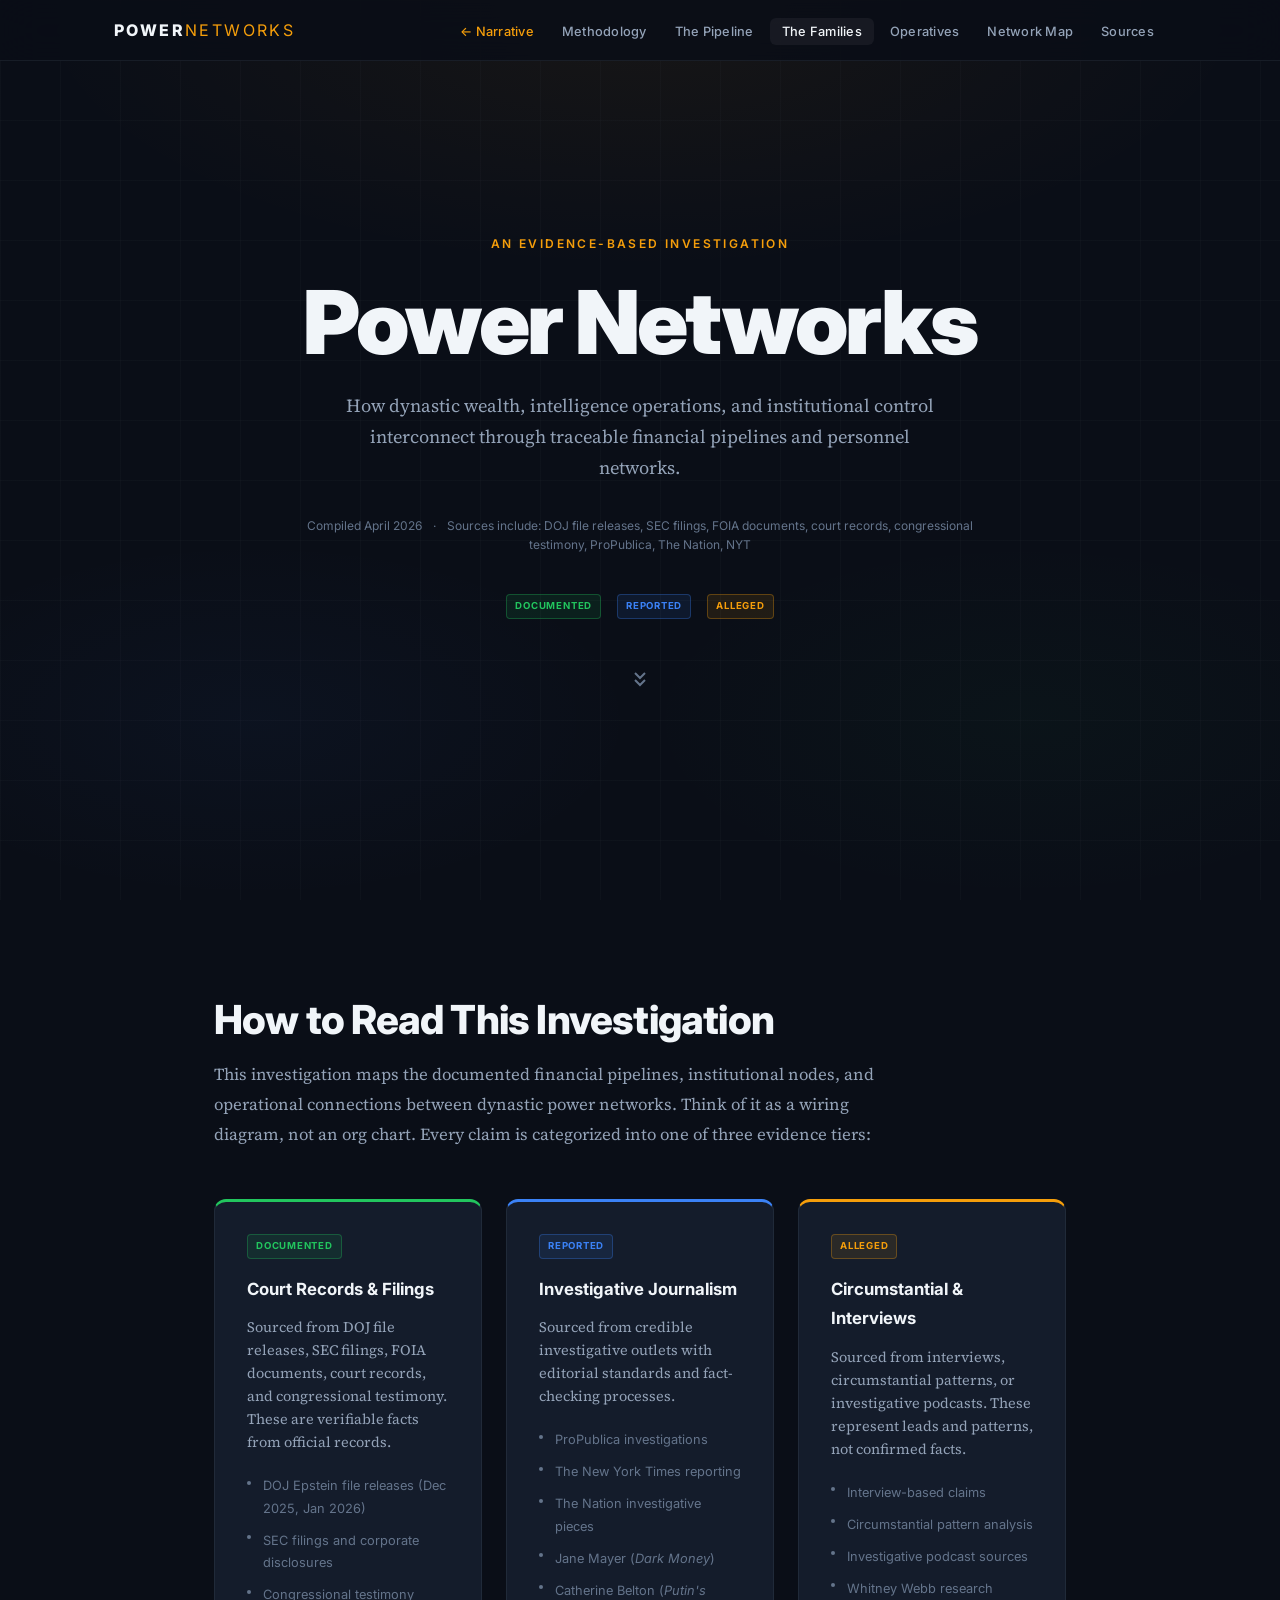
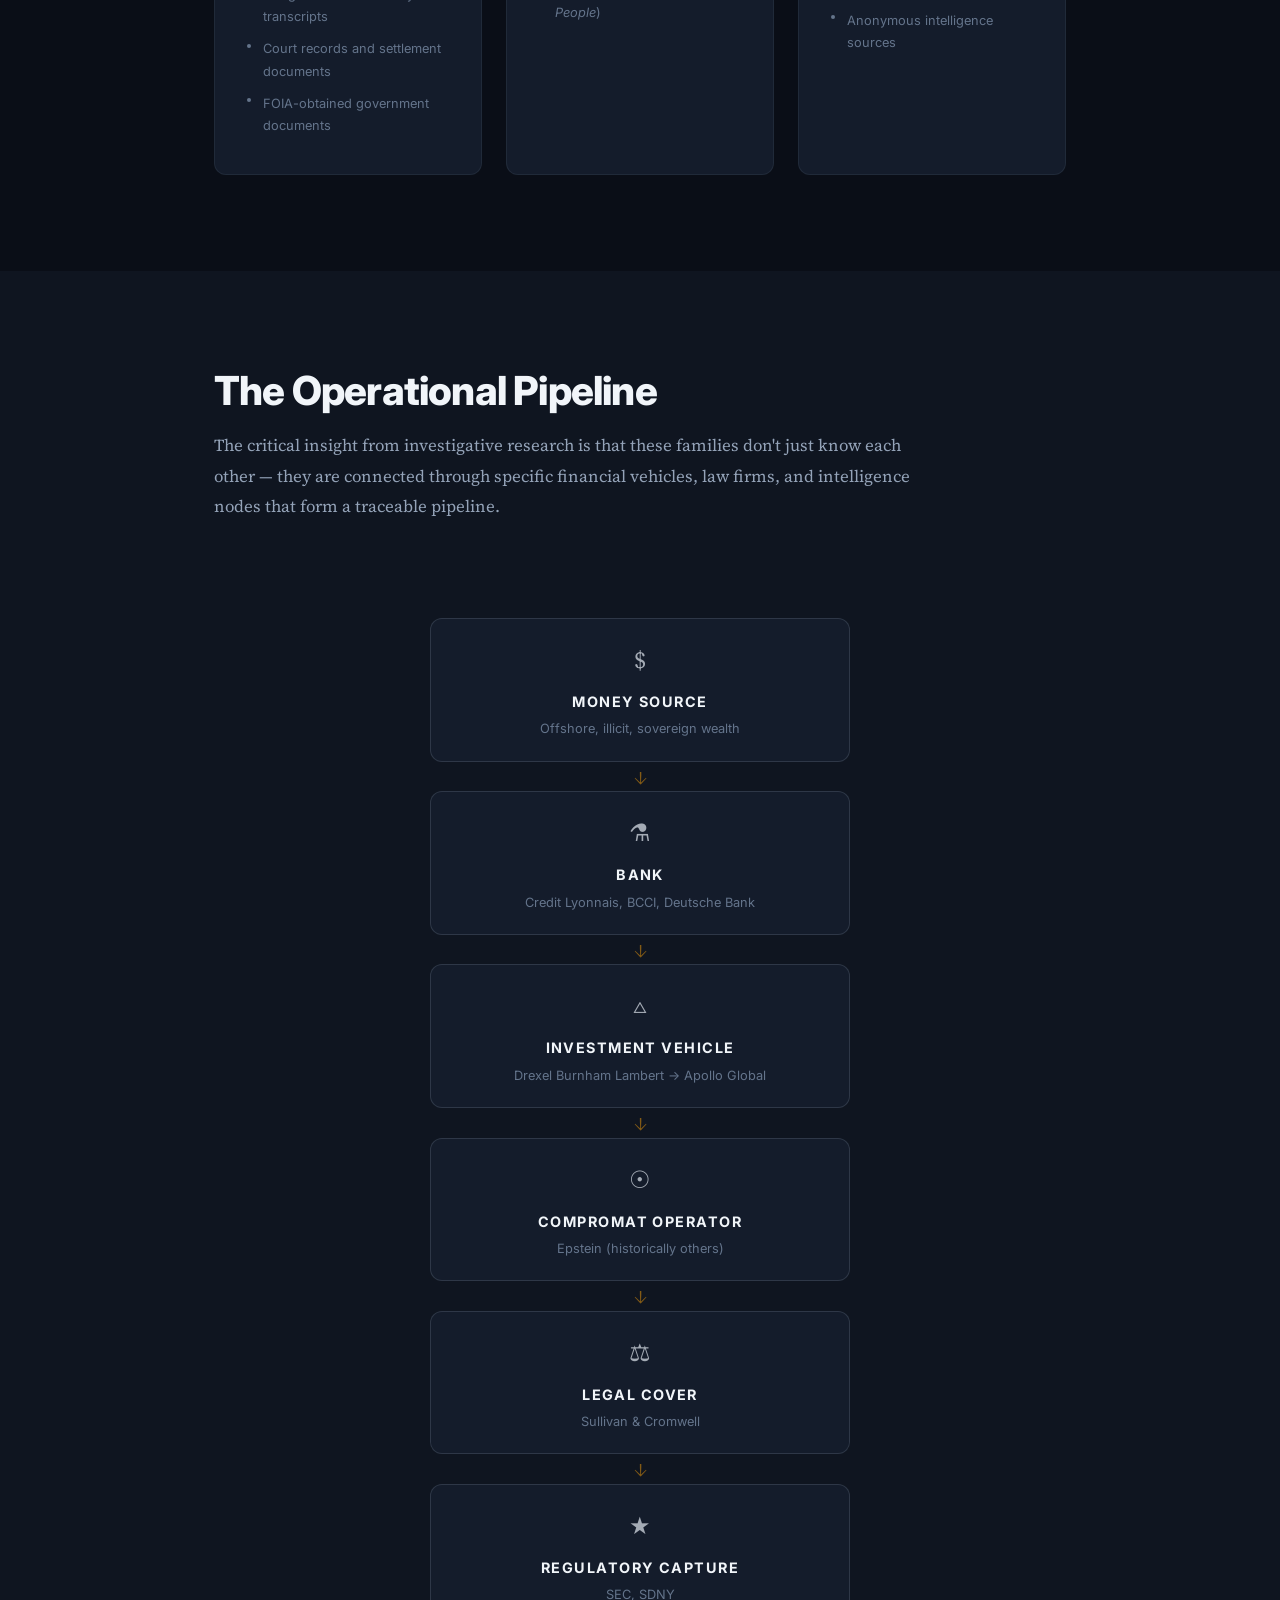
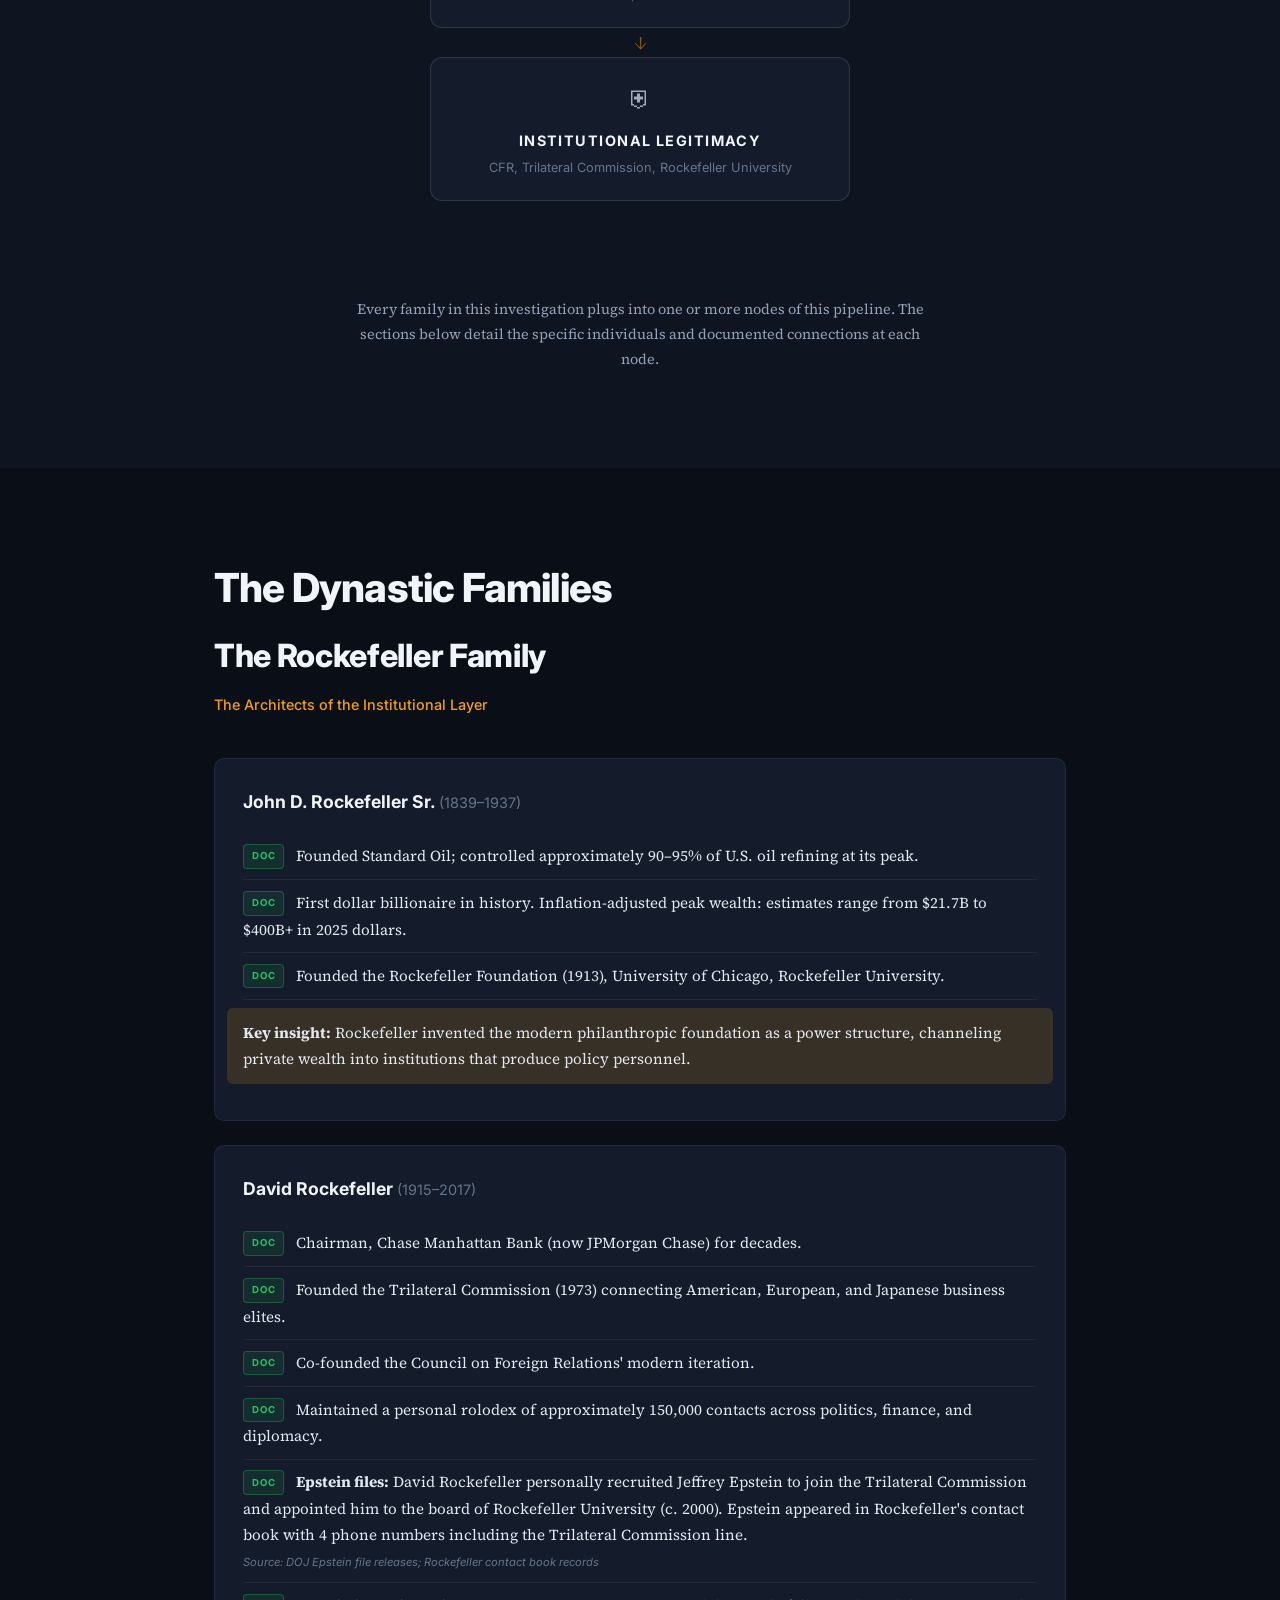
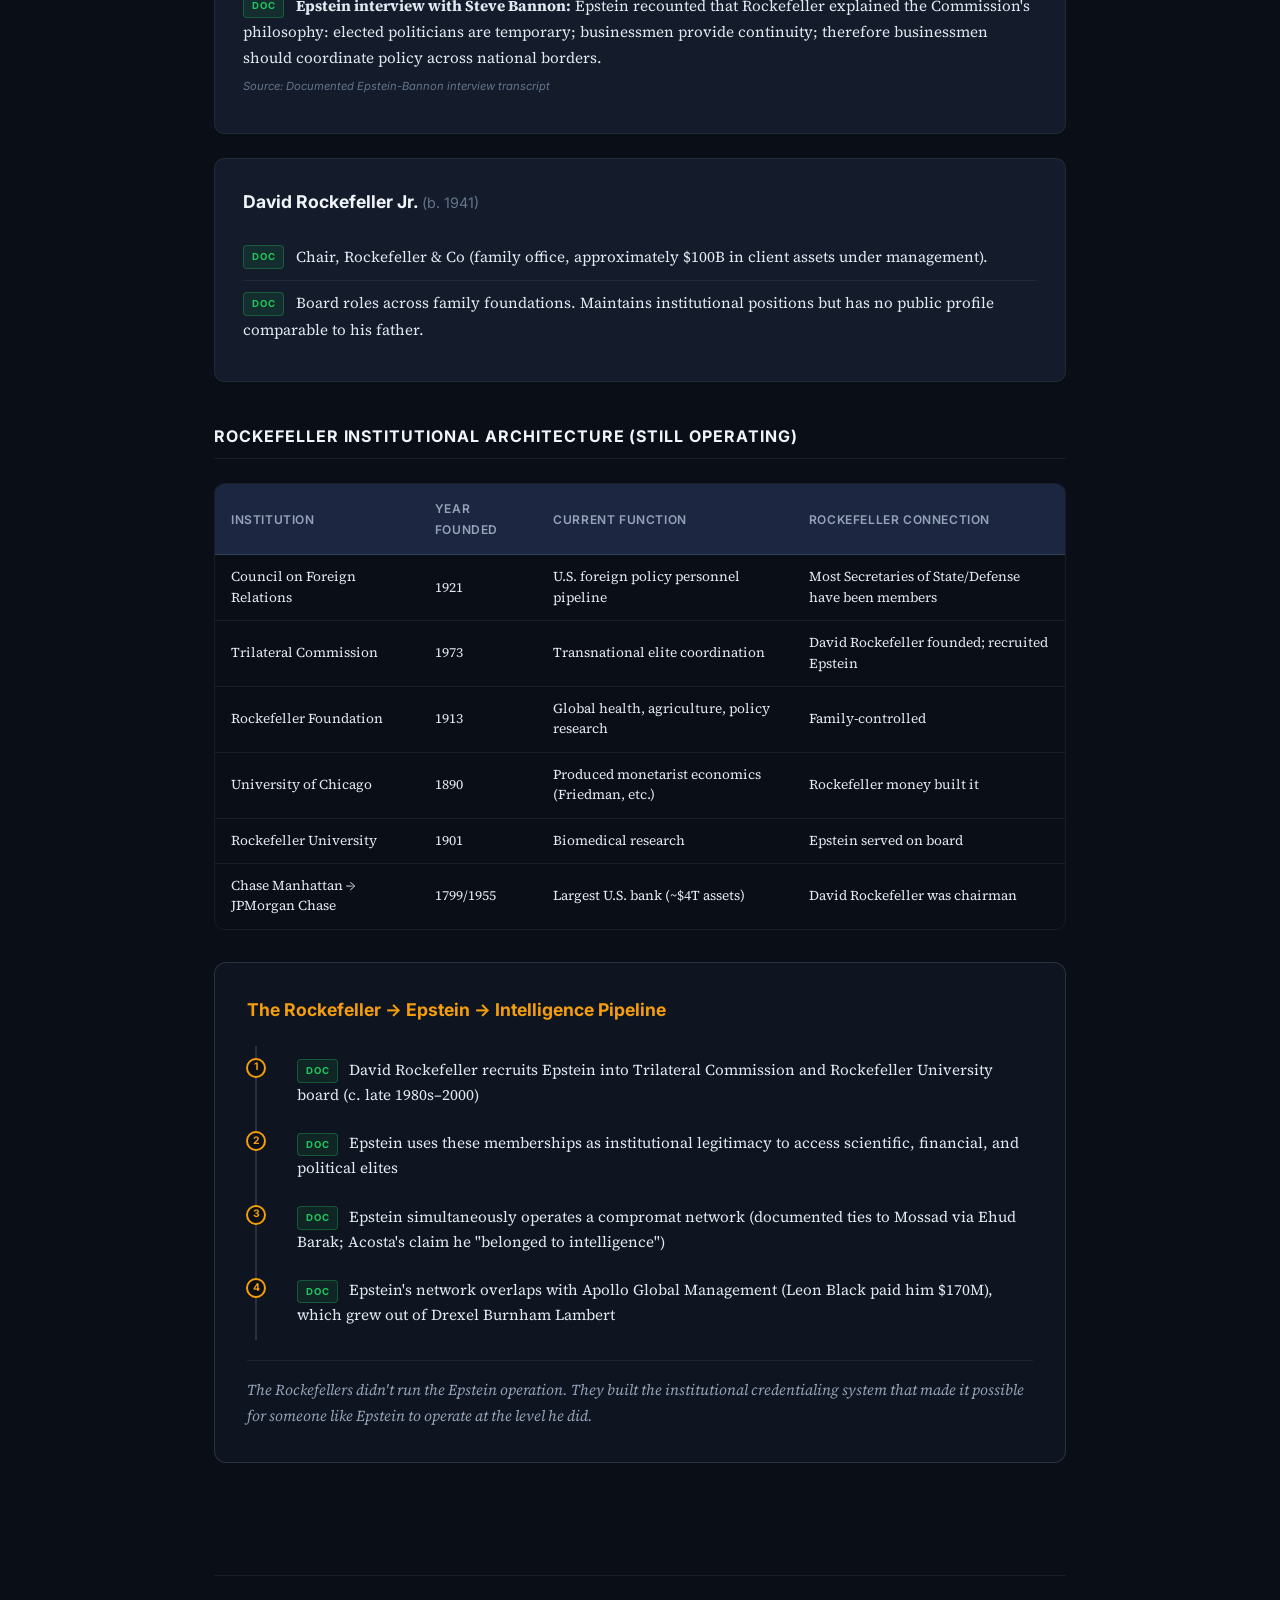
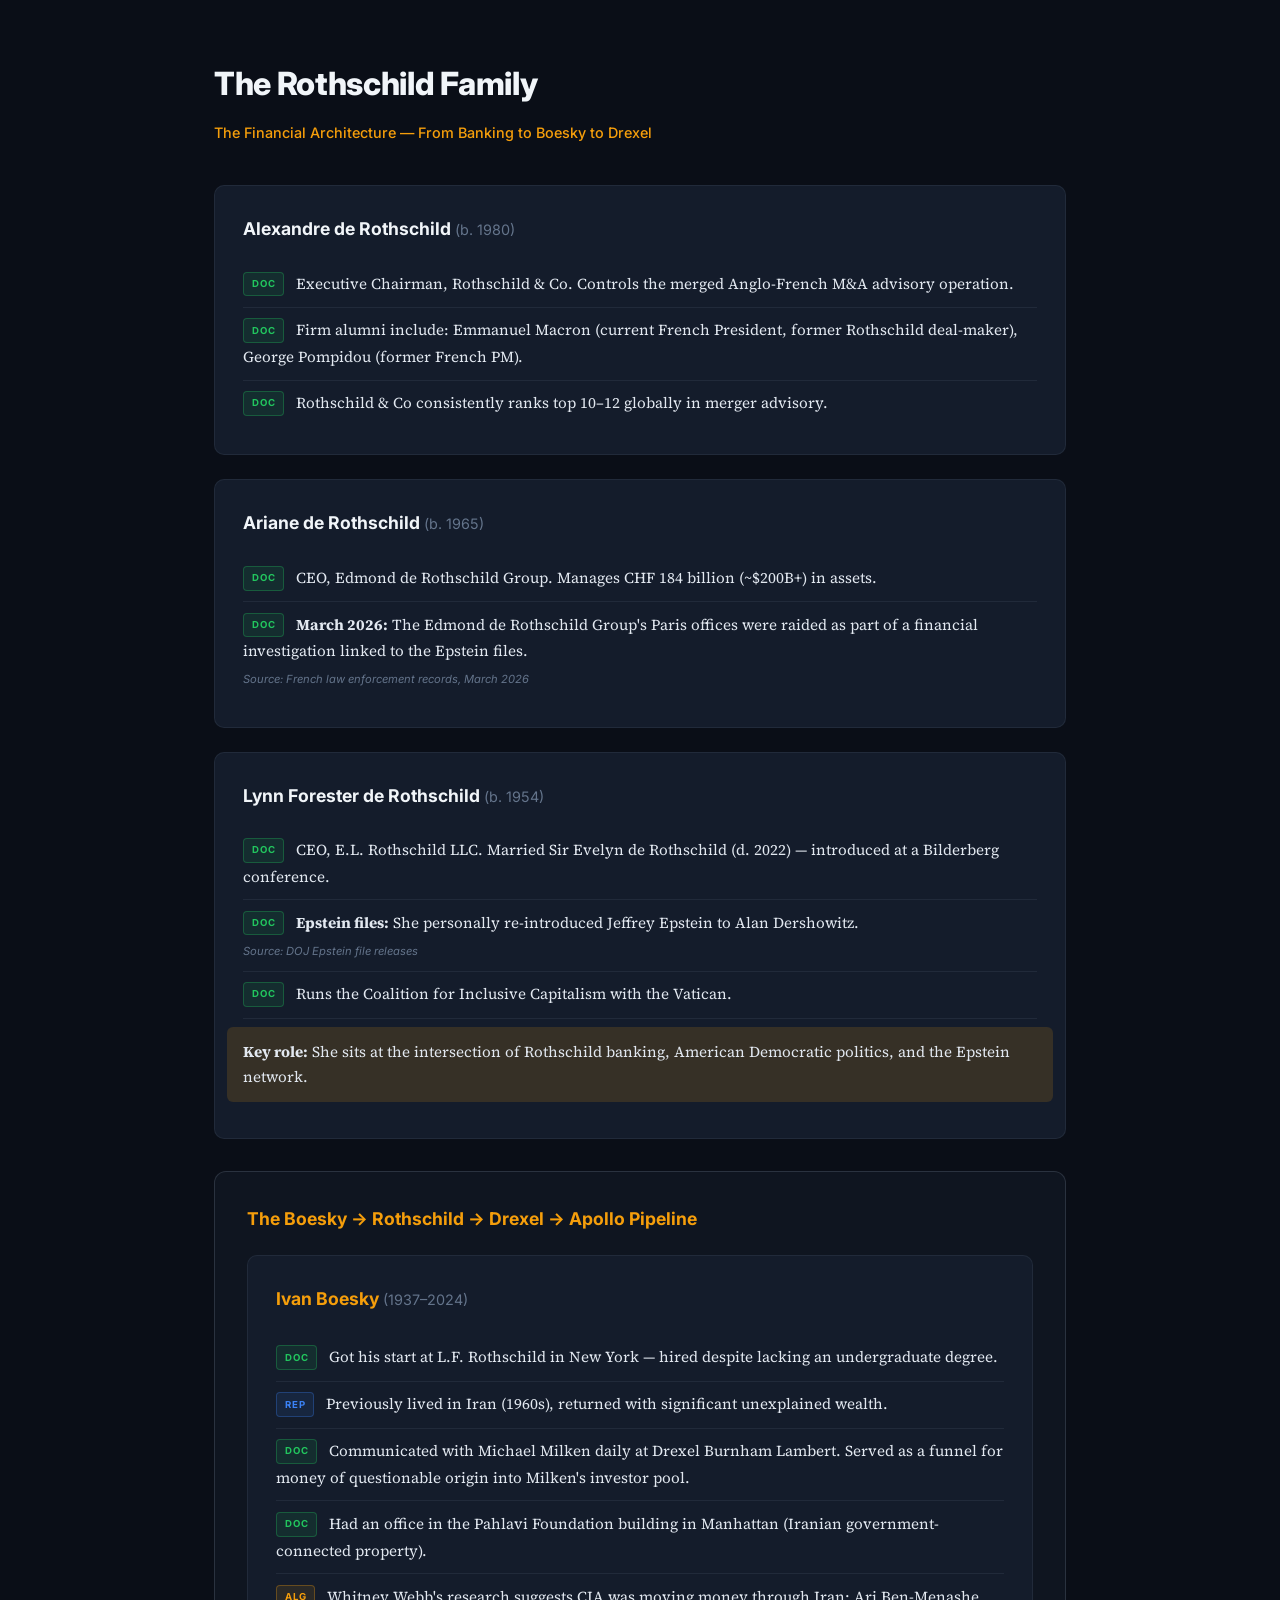
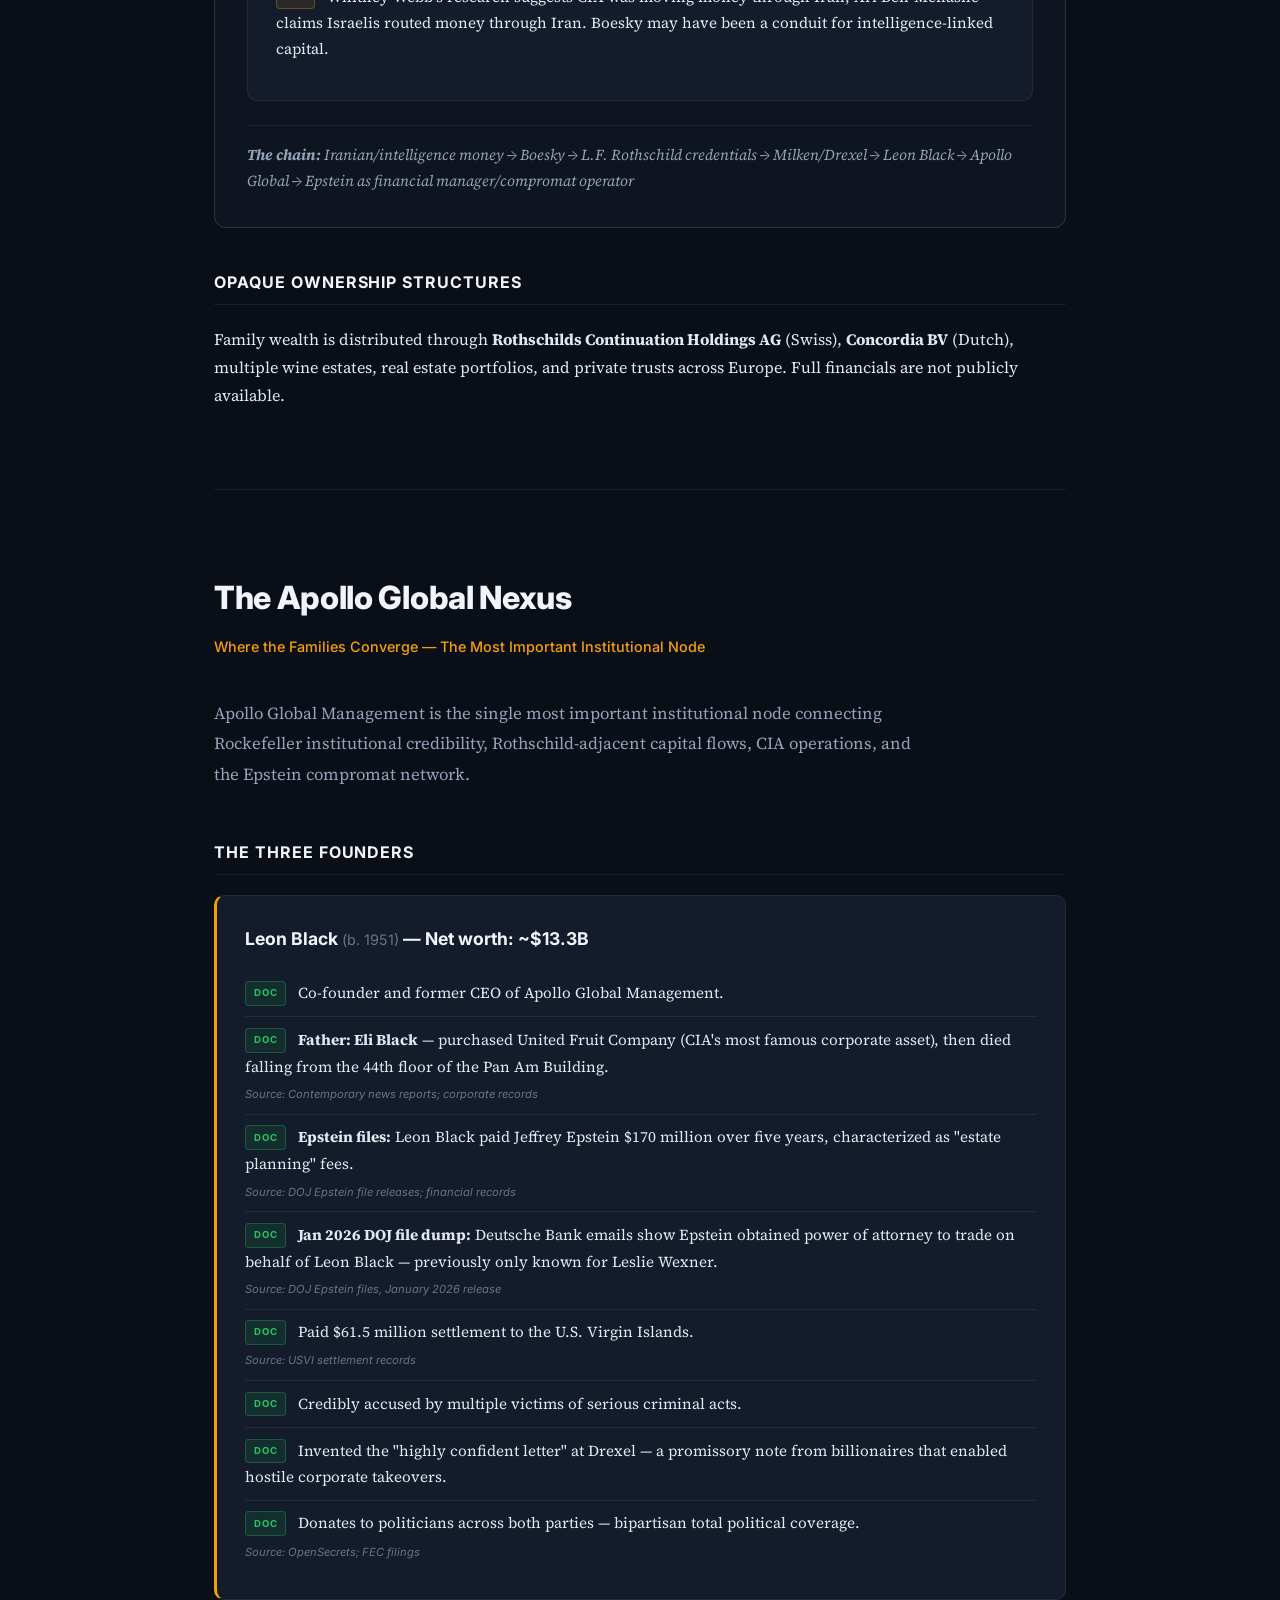
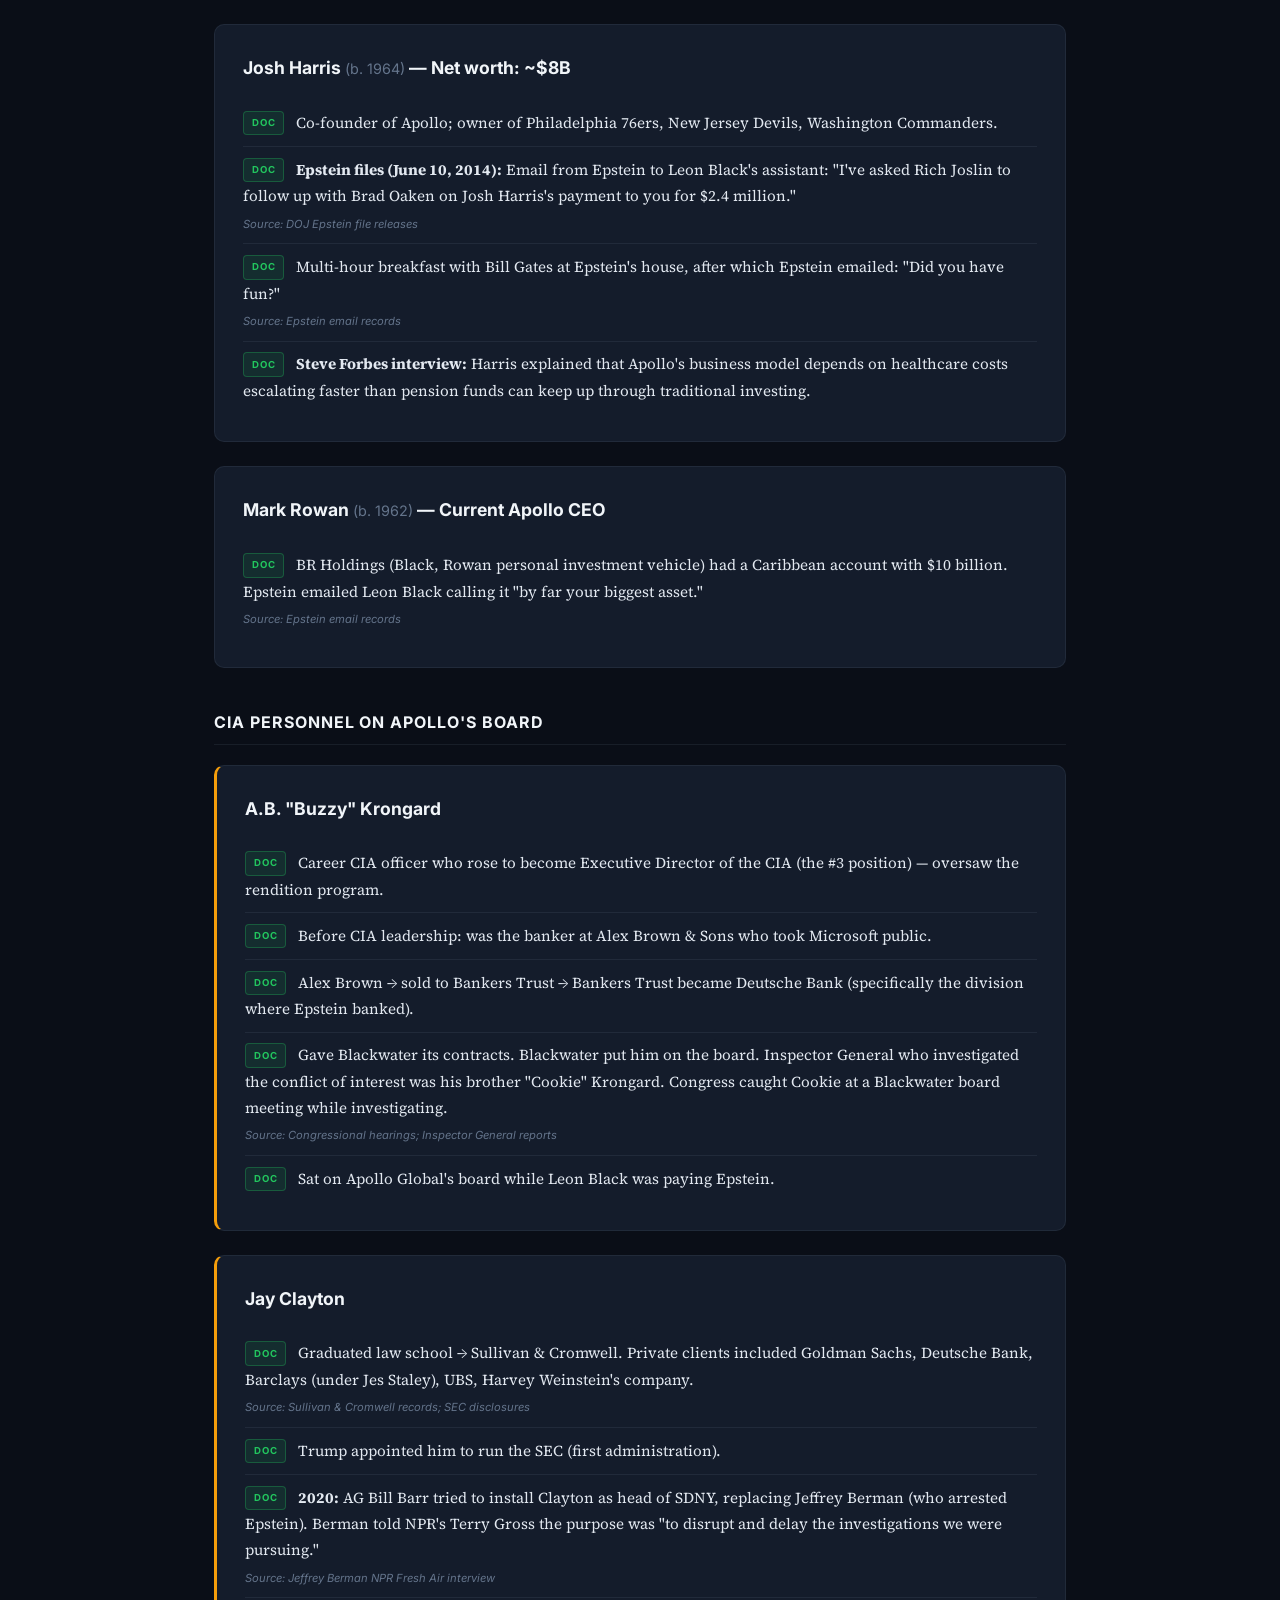
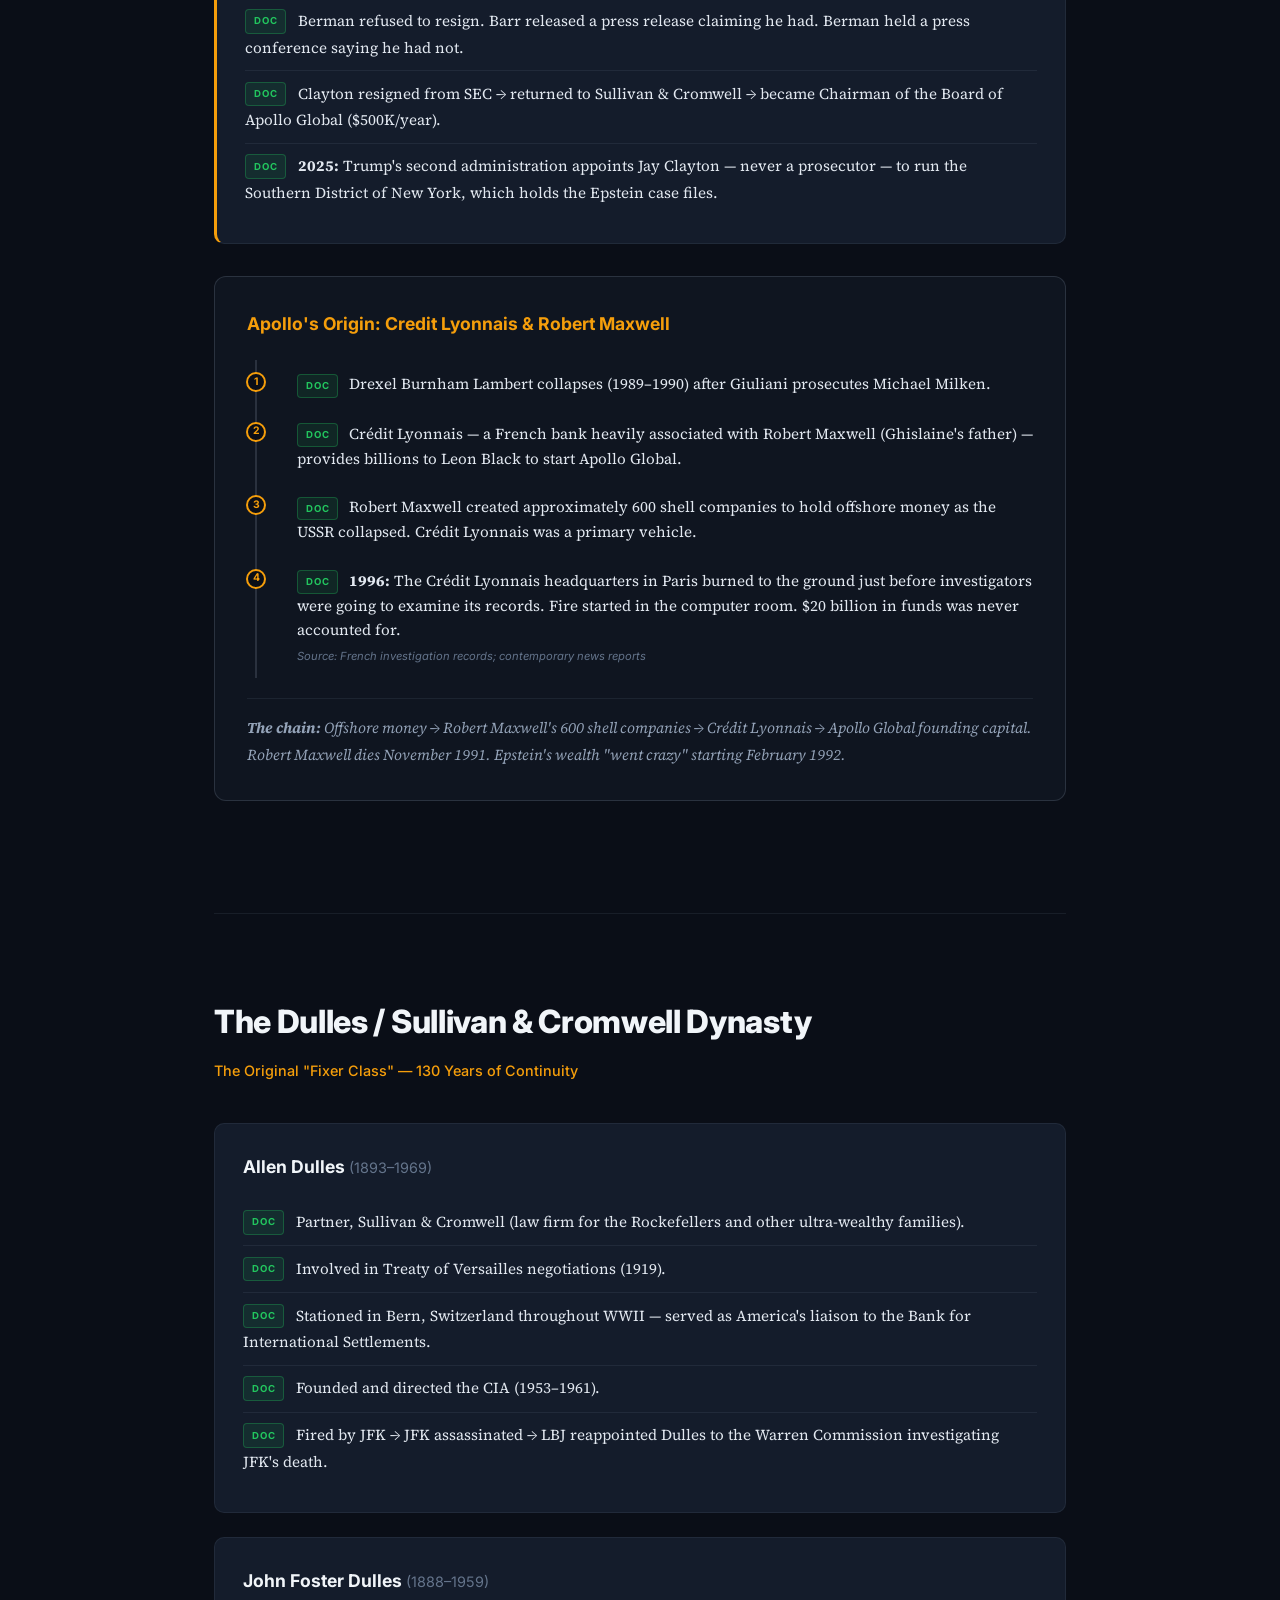
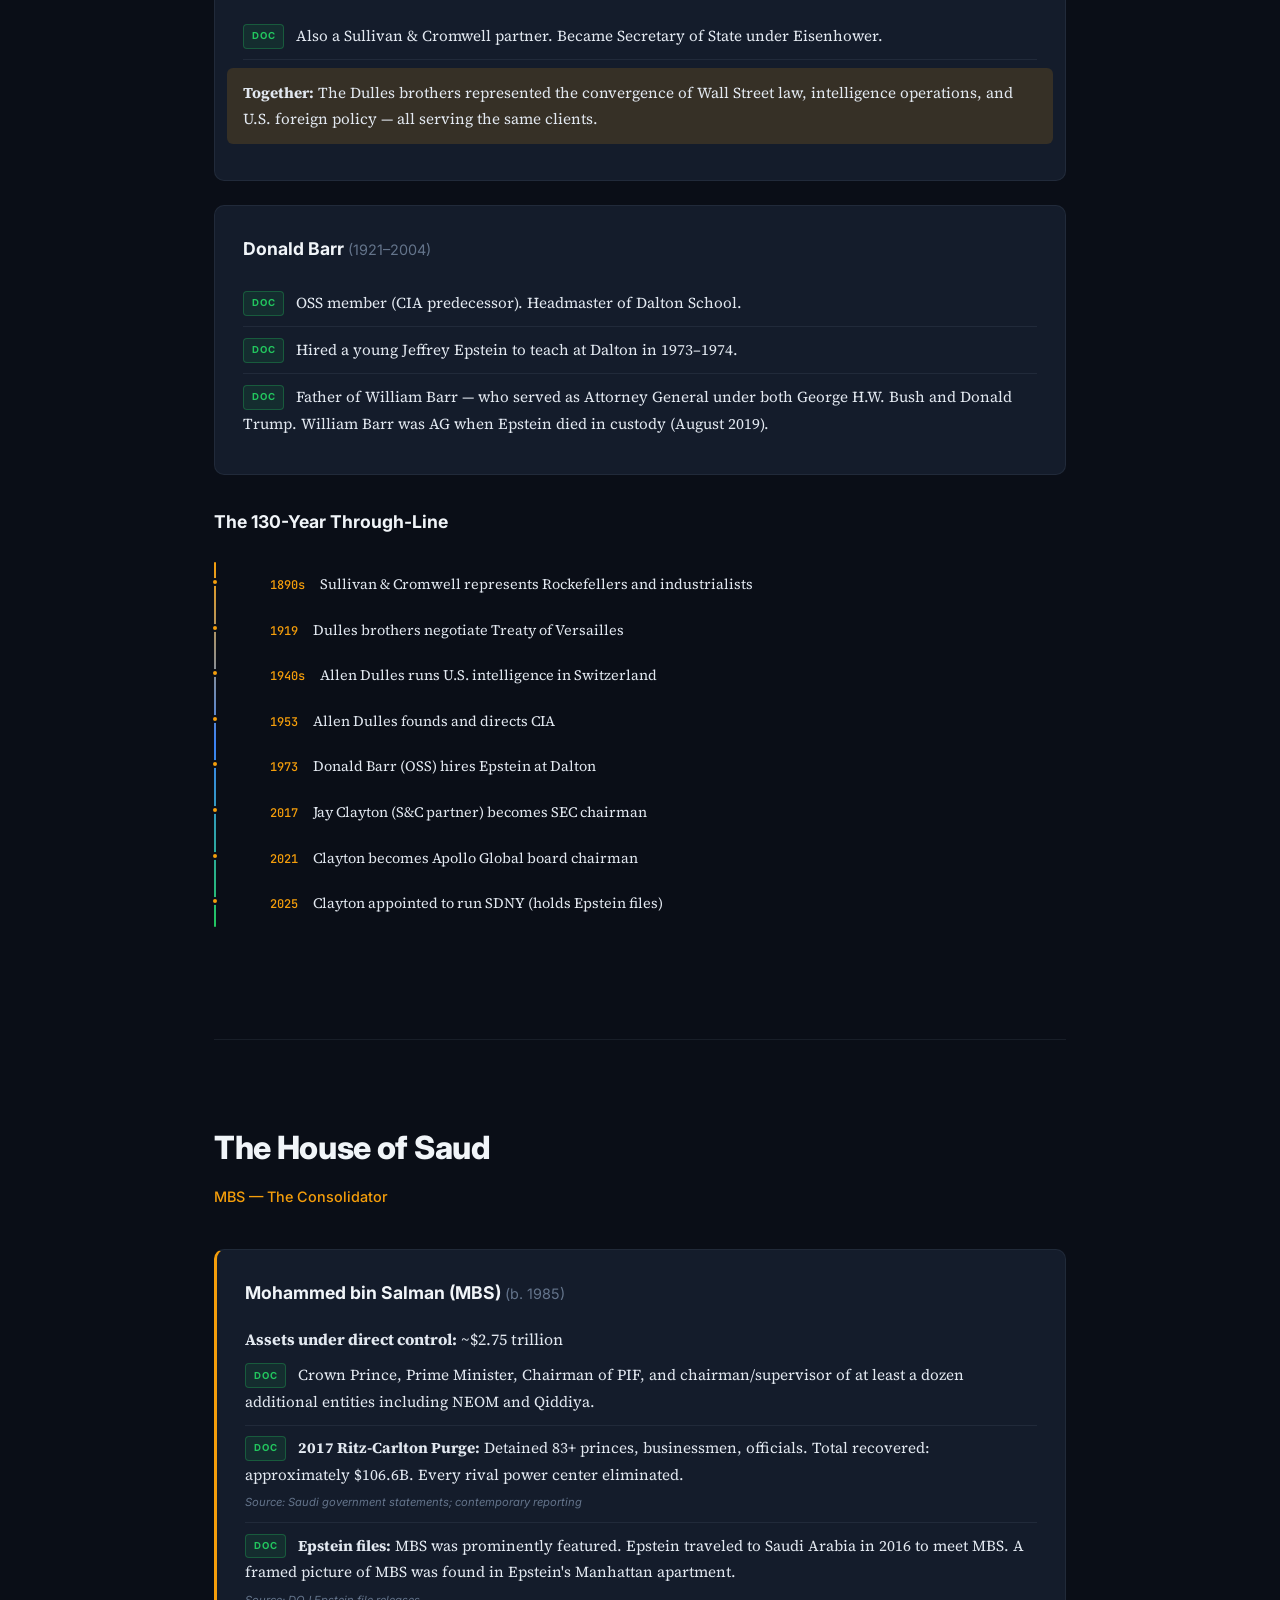
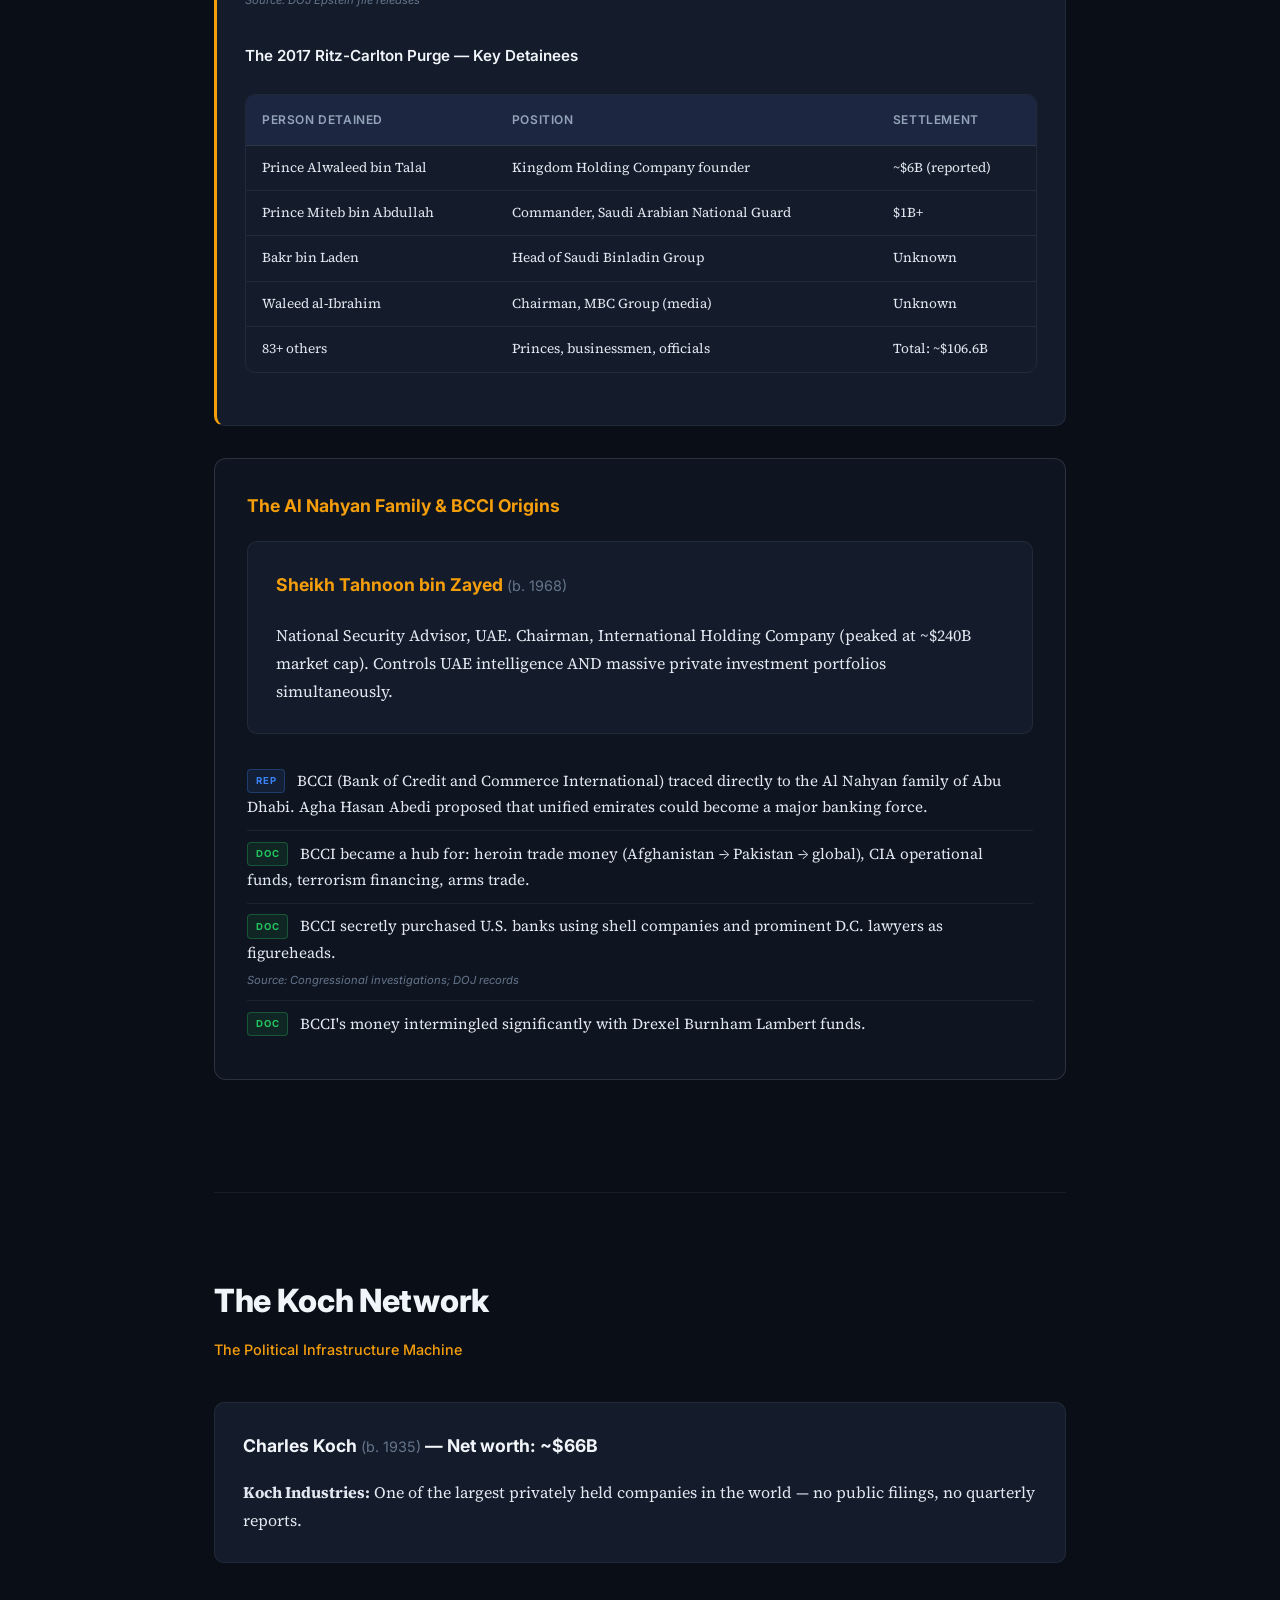
<file: dossier.html>
<!DOCTYPE html>
<html lang="en">
<head>
  <meta charset="UTF-8">
  <meta name="viewport" content="width=device-width, initial-scale=1.0">
  <title>Power Networks — An Evidence-Based Investigation into Dynastic Influence</title>
  <meta name="description" content="A documented investigation into how dynastic wealth, intelligence operations, and institutional control interconnect through traceable financial pipelines and personnel networks.">
  <meta property="og:title" content="Power Networks — An Evidence-Based Investigation">
  <meta property="og:description" content="Documented connections between dynastic families, intelligence agencies, and financial institutions. Every claim is sourced and evidence-tiered.">
  <meta property="og:type" content="article">
  <meta name="twitter:card" content="summary_large_image">
  <link rel="preconnect" href="https://fonts.googleapis.com">
  <link rel="preconnect" href="https://fonts.gstatic.com" crossorigin>
  <link href="https://fonts.googleapis.com/css2?family=Source+Serif+4:ital,opsz,wght@0,8..60,300..900;1,8..60,300..900&family=Inter:wght@300;400;500;600;700;800;900&family=JetBrains+Mono:wght@400;500&display=swap" rel="stylesheet">
  <link rel="stylesheet" href="styles.css">
</head>
<body>

  <!-- NAVIGATION -->
  <nav id="main-nav" aria-label="Main navigation">
    <div class="nav-inner">
      <a href="index.html" class="nav-logo">POWER<span>NETWORKS</span></a>
      <button class="nav-toggle" aria-label="Toggle navigation" aria-expanded="false">
        <span></span><span></span><span></span>
      </button>
      <ul class="nav-links">
        <li><a href="index.html" style="color:var(--accent-gold);">&larr; Narrative</a></li>
        <li><a href="#methodology">Methodology</a></li>
        <li><a href="#pipeline">The Pipeline</a></li>
        <li><a href="#families">The Families</a></li>
        <li><a href="#operatives">Operatives</a></li>
        <li><a href="#network-map">Network Map</a></li>
        <li><a href="#sources">Sources</a></li>
      </ul>
    </div>
  </nav>

  <!-- HERO -->
  <header id="hero">
    <div class="hero-inner">
      <p class="hero-kicker">An Evidence-Based Investigation</p>
      <h1>Power Networks</h1>
      <p class="hero-subtitle">How dynastic wealth, intelligence operations, and institutional control interconnect through traceable financial pipelines and personnel networks.</p>
      <div class="hero-meta">
        <span class="hero-date">Compiled April 2026</span>
        <span class="hero-separator">&middot;</span>
        <span>Sources include: DOJ file releases, SEC filings, FOIA documents, court records, congressional testimony, ProPublica, The Nation, NYT</span>
      </div>
      <div class="evidence-key-hero">
        <div class="evidence-badge documented">DOCUMENTED</div>
        <div class="evidence-badge reported">REPORTED</div>
        <div class="evidence-badge alleged">ALLEGED</div>
      </div>
      <a href="#methodology" class="scroll-cta" aria-label="Scroll to content">
        <svg width="24" height="24" viewBox="0 0 24 24" fill="none" stroke="currentColor" stroke-width="2"><path d="M7 13l5 5 5-5M7 6l5 5 5-5"/></svg>
      </a>
    </div>
  </header>

  <main>

    <!-- METHODOLOGY -->
    <section id="methodology" class="section">
      <div class="container">
        <h2 class="section-title">How to Read This Investigation</h2>
        <p class="section-intro">This investigation maps the documented financial pipelines, institutional nodes, and operational connections between dynastic power networks. Think of it as a wiring diagram, not an org chart. Every claim is categorized into one of three evidence tiers:</p>

        <div class="evidence-grid">
          <div class="evidence-card documented-card">
            <div class="evidence-badge documented">DOCUMENTED</div>
            <h3>Court Records &amp; Filings</h3>
            <p>Sourced from DOJ file releases, SEC filings, FOIA documents, court records, and congressional testimony. These are verifiable facts from official records.</p>
            <ul>
              <li>DOJ Epstein file releases (Dec 2025, Jan 2026)</li>
              <li>SEC filings and corporate disclosures</li>
              <li>Congressional testimony transcripts</li>
              <li>Court records and settlement documents</li>
              <li>FOIA-obtained government documents</li>
            </ul>
          </div>
          <div class="evidence-card reported-card">
            <div class="evidence-badge reported">REPORTED</div>
            <h3>Investigative Journalism</h3>
            <p>Sourced from credible investigative outlets with editorial standards and fact-checking processes.</p>
            <ul>
              <li>ProPublica investigations</li>
              <li>The New York Times reporting</li>
              <li>The Nation investigative pieces</li>
              <li>Jane Mayer (<em>Dark Money</em>)</li>
              <li>Catherine Belton (<em>Putin's People</em>)</li>
            </ul>
          </div>
          <div class="evidence-card alleged-card">
            <div class="evidence-badge alleged">ALLEGED</div>
            <h3>Circumstantial &amp; Interviews</h3>
            <p>Sourced from interviews, circumstantial patterns, or investigative podcasts. These represent leads and patterns, not confirmed facts.</p>
            <ul>
              <li>Interview-based claims</li>
              <li>Circumstantial pattern analysis</li>
              <li>Investigative podcast sources</li>
              <li>Whitney Webb research</li>
              <li>Anonymous intelligence sources</li>
            </ul>
          </div>
        </div>
      </div>
    </section>

    <!-- THE PIPELINE -->
    <section id="pipeline" class="section section-dark">
      <div class="container">
        <h2 class="section-title">The Operational Pipeline</h2>
        <p class="section-intro">The critical insight from investigative research is that these families don't just know each other &mdash; they are connected through specific financial vehicles, law firms, and intelligence nodes that form a traceable pipeline.</p>

        <div class="pipeline-diagram">
          <div class="pipeline-step">
            <div class="pipeline-icon">$</div>
            <div class="pipeline-label">Money Source</div>
            <div class="pipeline-detail">Offshore, illicit, sovereign wealth</div>
          </div>
          <div class="pipeline-arrow">&darr;</div>
          <div class="pipeline-step">
            <div class="pipeline-icon">&#9879;</div>
            <div class="pipeline-label">Bank</div>
            <div class="pipeline-detail">Credit Lyonnais, BCCI, Deutsche Bank</div>
          </div>
          <div class="pipeline-arrow">&darr;</div>
          <div class="pipeline-step">
            <div class="pipeline-icon">&#9651;</div>
            <div class="pipeline-label">Investment Vehicle</div>
            <div class="pipeline-detail">Drexel Burnham Lambert &rarr; Apollo Global</div>
          </div>
          <div class="pipeline-arrow">&darr;</div>
          <div class="pipeline-step">
            <div class="pipeline-icon">&#9737;</div>
            <div class="pipeline-label">Compromat Operator</div>
            <div class="pipeline-detail">Epstein (historically others)</div>
          </div>
          <div class="pipeline-arrow">&darr;</div>
          <div class="pipeline-step">
            <div class="pipeline-icon">&#9878;</div>
            <div class="pipeline-label">Legal Cover</div>
            <div class="pipeline-detail">Sullivan &amp; Cromwell</div>
          </div>
          <div class="pipeline-arrow">&darr;</div>
          <div class="pipeline-step">
            <div class="pipeline-icon">&#9733;</div>
            <div class="pipeline-label">Regulatory Capture</div>
            <div class="pipeline-detail">SEC, SDNY</div>
          </div>
          <div class="pipeline-arrow">&darr;</div>
          <div class="pipeline-step">
            <div class="pipeline-icon">&#9960;</div>
            <div class="pipeline-label">Institutional Legitimacy</div>
            <div class="pipeline-detail">CFR, Trilateral Commission, Rockefeller University</div>
          </div>
        </div>
        <p class="pipeline-note">Every family in this investigation plugs into one or more nodes of this pipeline. The sections below detail the specific individuals and documented connections at each node.</p>
      </div>
    </section>

    <!-- FAMILIES -->
    <section id="families" class="section">
      <div class="container">
        <h2 class="section-title">The Dynastic Families</h2>

        <!-- ROCKEFELLER -->
        <article id="rockefeller" class="family-block">
          <div class="family-header">
            <h3>The Rockefeller Family</h3>
            <p class="family-tagline">The Architects of the Institutional Layer</p>
          </div>

          <div class="family-content">
            <div class="person-card">
              <h4>John D. Rockefeller Sr. <span class="life-dates">(1839&ndash;1937)</span></h4>
              <ul class="facts-list">
                <li><span class="evidence-badge documented">DOC</span> Founded Standard Oil; controlled approximately 90&ndash;95% of U.S. oil refining at its peak.</li>
                <li><span class="evidence-badge documented">DOC</span> First dollar billionaire in history. Inflation-adjusted peak wealth: estimates range from $21.7B to $400B+ in 2025 dollars.</li>
                <li><span class="evidence-badge documented">DOC</span> Founded the Rockefeller Foundation (1913), University of Chicago, Rockefeller University.</li>
                <li class="key-insight"><strong>Key insight:</strong> Rockefeller invented the modern philanthropic foundation as a power structure, channeling private wealth into institutions that produce policy personnel.</li>
              </ul>
            </div>

            <div class="person-card">
              <h4>David Rockefeller <span class="life-dates">(1915&ndash;2017)</span></h4>
              <ul class="facts-list">
                <li><span class="evidence-badge documented">DOC</span> Chairman, Chase Manhattan Bank (now JPMorgan Chase) for decades.</li>
                <li><span class="evidence-badge documented">DOC</span> Founded the Trilateral Commission (1973) connecting American, European, and Japanese business elites.</li>
                <li><span class="evidence-badge documented">DOC</span> Co-founded the Council on Foreign Relations' modern iteration.</li>
                <li><span class="evidence-badge documented">DOC</span> Maintained a personal rolodex of approximately 150,000 contacts across politics, finance, and diplomacy.</li>
                <li><span class="evidence-badge documented">DOC</span> <strong>Epstein files:</strong> David Rockefeller personally recruited Jeffrey Epstein to join the Trilateral Commission and appointed him to the board of Rockefeller University (c. 2000). Epstein appeared in Rockefeller's contact book with 4 phone numbers including the Trilateral Commission line.
                  <cite class="source-tag">Source: DOJ Epstein file releases; Rockefeller contact book records</cite>
                </li>
                <li><span class="evidence-badge documented">DOC</span> <strong>Epstein interview with Steve Bannon:</strong> Epstein recounted that Rockefeller explained the Commission's philosophy: elected politicians are temporary; businessmen provide continuity; therefore businessmen should coordinate policy across national borders.
                  <cite class="source-tag">Source: Documented Epstein-Bannon interview transcript</cite>
                </li>
              </ul>
            </div>

            <div class="person-card">
              <h4>David Rockefeller Jr. <span class="life-dates">(b. 1941)</span></h4>
              <ul class="facts-list">
                <li><span class="evidence-badge documented">DOC</span> Chair, Rockefeller &amp; Co (family office, approximately $100B in client assets under management).</li>
                <li><span class="evidence-badge documented">DOC</span> Board roles across family foundations. Maintains institutional positions but has no public profile comparable to his father.</li>
              </ul>
            </div>

            <h4 class="subsection-title">Rockefeller Institutional Architecture (Still Operating)</h4>
            <div class="data-table-wrapper">
              <table class="data-table">
                <thead>
                  <tr>
                    <th>Institution</th>
                    <th>Year Founded</th>
                    <th>Current Function</th>
                    <th>Rockefeller Connection</th>
                  </tr>
                </thead>
                <tbody>
                  <tr>
                    <td>Council on Foreign Relations</td>
                    <td>1921</td>
                    <td>U.S. foreign policy personnel pipeline</td>
                    <td>Most Secretaries of State/Defense have been members</td>
                  </tr>
                  <tr>
                    <td>Trilateral Commission</td>
                    <td>1973</td>
                    <td>Transnational elite coordination</td>
                    <td>David Rockefeller founded; recruited Epstein</td>
                  </tr>
                  <tr>
                    <td>Rockefeller Foundation</td>
                    <td>1913</td>
                    <td>Global health, agriculture, policy research</td>
                    <td>Family-controlled</td>
                  </tr>
                  <tr>
                    <td>University of Chicago</td>
                    <td>1890</td>
                    <td>Produced monetarist economics (Friedman, etc.)</td>
                    <td>Rockefeller money built it</td>
                  </tr>
                  <tr>
                    <td>Rockefeller University</td>
                    <td>1901</td>
                    <td>Biomedical research</td>
                    <td>Epstein served on board</td>
                  </tr>
                  <tr>
                    <td>Chase Manhattan &rarr; JPMorgan Chase</td>
                    <td>1799/1955</td>
                    <td>Largest U.S. bank (~$4T assets)</td>
                    <td>David Rockefeller was chairman</td>
                  </tr>
                </tbody>
              </table>
            </div>

            <div class="insight-box">
              <h4>The Rockefeller &rarr; Epstein &rarr; Intelligence Pipeline</h4>
              <ol class="pipeline-steps">
                <li><span class="evidence-badge documented">DOC</span> David Rockefeller recruits Epstein into Trilateral Commission and Rockefeller University board (c. late 1980s&ndash;2000)</li>
                <li><span class="evidence-badge documented">DOC</span> Epstein uses these memberships as institutional legitimacy to access scientific, financial, and political elites</li>
                <li><span class="evidence-badge documented">DOC</span> Epstein simultaneously operates a compromat network (documented ties to Mossad via Ehud Barak; Acosta's claim he "belonged to intelligence")</li>
                <li><span class="evidence-badge documented">DOC</span> Epstein's network overlaps with Apollo Global Management (Leon Black paid him $170M), which grew out of Drexel Burnham Lambert</li>
              </ol>
              <p class="insight-conclusion">The Rockefellers didn't run the Epstein operation. They built the institutional credentialing system that made it possible for someone like Epstein to operate at the level he did.</p>
            </div>
          </div>
        </article>

        <!-- ROTHSCHILD -->
        <article id="rothschild" class="family-block">
          <div class="family-header">
            <h3>The Rothschild Family</h3>
            <p class="family-tagline">The Financial Architecture &mdash; From Banking to Boesky to Drexel</p>
          </div>

          <div class="family-content">
            <div class="person-card">
              <h4>Alexandre de Rothschild <span class="life-dates">(b. 1980)</span></h4>
              <ul class="facts-list">
                <li><span class="evidence-badge documented">DOC</span> Executive Chairman, Rothschild &amp; Co. Controls the merged Anglo-French M&amp;A advisory operation.</li>
                <li><span class="evidence-badge documented">DOC</span> Firm alumni include: Emmanuel Macron (current French President, former Rothschild deal-maker), George Pompidou (former French PM).</li>
                <li><span class="evidence-badge documented">DOC</span> Rothschild &amp; Co consistently ranks top 10&ndash;12 globally in merger advisory.</li>
              </ul>
            </div>

            <div class="person-card">
              <h4>Ariane de Rothschild <span class="life-dates">(b. 1965)</span></h4>
              <ul class="facts-list">
                <li><span class="evidence-badge documented">DOC</span> CEO, Edmond de Rothschild Group. Manages CHF 184 billion (~$200B+) in assets.</li>
                <li><span class="evidence-badge documented">DOC</span> <strong>March 2026:</strong> The Edmond de Rothschild Group's Paris offices were raided as part of a financial investigation linked to the Epstein files.
                  <cite class="source-tag">Source: French law enforcement records, March 2026</cite>
                </li>
              </ul>
            </div>

            <div class="person-card">
              <h4>Lynn Forester de Rothschild <span class="life-dates">(b. 1954)</span></h4>
              <ul class="facts-list">
                <li><span class="evidence-badge documented">DOC</span> CEO, E.L. Rothschild LLC. Married Sir Evelyn de Rothschild (d. 2022) &mdash; introduced at a Bilderberg conference.</li>
                <li><span class="evidence-badge documented">DOC</span> <strong>Epstein files:</strong> She personally re-introduced Jeffrey Epstein to Alan Dershowitz.
                  <cite class="source-tag">Source: DOJ Epstein file releases</cite>
                </li>
                <li><span class="evidence-badge documented">DOC</span> Runs the Coalition for Inclusive Capitalism with the Vatican.</li>
                <li class="key-insight"><strong>Key role:</strong> She sits at the intersection of Rothschild banking, American Democratic politics, and the Epstein network.</li>
              </ul>
            </div>

            <div class="insight-box">
              <h4>The Boesky &rarr; Rothschild &rarr; Drexel &rarr; Apollo Pipeline</h4>
              <div class="person-card">
                <h4>Ivan Boesky <span class="life-dates">(1937&ndash;2024)</span></h4>
                <ul class="facts-list">
                  <li><span class="evidence-badge documented">DOC</span> Got his start at L.F. Rothschild in New York &mdash; hired despite lacking an undergraduate degree.</li>
                  <li><span class="evidence-badge reported">REP</span> Previously lived in Iran (1960s), returned with significant unexplained wealth.</li>
                  <li><span class="evidence-badge documented">DOC</span> Communicated with Michael Milken daily at Drexel Burnham Lambert. Served as a funnel for money of questionable origin into Milken's investor pool.</li>
                  <li><span class="evidence-badge documented">DOC</span> Had an office in the Pahlavi Foundation building in Manhattan (Iranian government-connected property).</li>
                  <li><span class="evidence-badge alleged">ALG</span> Whitney Webb's research suggests CIA was moving money through Iran; Ari Ben-Menashe claims Israelis routed money through Iran. Boesky may have been a conduit for intelligence-linked capital.</li>
                </ul>
              </div>
              <p class="pipeline-chain"><strong>The chain:</strong> Iranian/intelligence money &rarr; Boesky &rarr; L.F. Rothschild credentials &rarr; Milken/Drexel &rarr; Leon Black &rarr; Apollo Global &rarr; Epstein as financial manager/compromat operator</p>
            </div>

            <h4 class="subsection-title">Opaque Ownership Structures</h4>
            <p>Family wealth is distributed through <strong>Rothschilds Continuation Holdings AG</strong> (Swiss), <strong>Concordia BV</strong> (Dutch), multiple wine estates, real estate portfolios, and private trusts across Europe. Full financials are not publicly available.</p>
          </div>
        </article>

        <!-- APOLLO GLOBAL -->
        <article id="apollo" class="family-block">
          <div class="family-header">
            <h3>The Apollo Global Nexus</h3>
            <p class="family-tagline">Where the Families Converge &mdash; The Most Important Institutional Node</p>
          </div>

          <div class="family-content">
            <p class="section-intro">Apollo Global Management is the single most important institutional node connecting Rockefeller institutional credibility, Rothschild-adjacent capital flows, CIA operations, and the Epstein compromat network.</p>

            <h4 class="subsection-title">The Three Founders</h4>

            <div class="person-card person-highlight">
              <h4>Leon Black <span class="life-dates">(b. 1951)</span> &mdash; Net worth: ~$13.3B</h4>
              <ul class="facts-list">
                <li><span class="evidence-badge documented">DOC</span> Co-founder and former CEO of Apollo Global Management.</li>
                <li><span class="evidence-badge documented">DOC</span> <strong>Father: Eli Black</strong> &mdash; purchased United Fruit Company (CIA's most famous corporate asset), then died falling from the 44th floor of the Pan Am Building.
                  <cite class="source-tag">Source: Contemporary news reports; corporate records</cite>
                </li>
                <li><span class="evidence-badge documented">DOC</span> <strong>Epstein files:</strong> Leon Black paid Jeffrey Epstein $170 million over five years, characterized as "estate planning" fees.
                  <cite class="source-tag">Source: DOJ Epstein file releases; financial records</cite>
                </li>
                <li><span class="evidence-badge documented">DOC</span> <strong>Jan 2026 DOJ file dump:</strong> Deutsche Bank emails show Epstein obtained power of attorney to trade on behalf of Leon Black &mdash; previously only known for Leslie Wexner.
                  <cite class="source-tag">Source: DOJ Epstein files, January 2026 release</cite>
                </li>
                <li><span class="evidence-badge documented">DOC</span> Paid $61.5 million settlement to the U.S. Virgin Islands.
                  <cite class="source-tag">Source: USVI settlement records</cite>
                </li>
                <li><span class="evidence-badge documented">DOC</span> Credibly accused by multiple victims of serious criminal acts.</li>
                <li><span class="evidence-badge documented">DOC</span> Invented the "highly confident letter" at Drexel &mdash; a promissory note from billionaires that enabled hostile corporate takeovers.</li>
                <li><span class="evidence-badge documented">DOC</span> Donates to politicians across both parties &mdash; bipartisan total political coverage.
                  <cite class="source-tag">Source: OpenSecrets; FEC filings</cite>
                </li>
              </ul>
            </div>

            <div class="person-card">
              <h4>Josh Harris <span class="life-dates">(b. 1964)</span> &mdash; Net worth: ~$8B</h4>
              <ul class="facts-list">
                <li><span class="evidence-badge documented">DOC</span> Co-founder of Apollo; owner of Philadelphia 76ers, New Jersey Devils, Washington Commanders.</li>
                <li><span class="evidence-badge documented">DOC</span> <strong>Epstein files (June 10, 2014):</strong> Email from Epstein to Leon Black's assistant: "I've asked Rich Joslin to follow up with Brad Oaken on Josh Harris's payment to you for $2.4 million."
                  <cite class="source-tag">Source: DOJ Epstein file releases</cite>
                </li>
                <li><span class="evidence-badge documented">DOC</span> Multi-hour breakfast with Bill Gates at Epstein's house, after which Epstein emailed: "Did you have fun?"
                  <cite class="source-tag">Source: Epstein email records</cite>
                </li>
                <li><span class="evidence-badge documented">DOC</span> <strong>Steve Forbes interview:</strong> Harris explained that Apollo's business model depends on healthcare costs escalating faster than pension funds can keep up through traditional investing.</li>
              </ul>
            </div>

            <div class="person-card">
              <h4>Mark Rowan <span class="life-dates">(b. 1962)</span> &mdash; Current Apollo CEO</h4>
              <ul class="facts-list">
                <li><span class="evidence-badge documented">DOC</span> BR Holdings (Black, Rowan personal investment vehicle) had a Caribbean account with $10 billion. Epstein emailed Leon Black calling it "by far your biggest asset."
                  <cite class="source-tag">Source: Epstein email records</cite>
                </li>
              </ul>
            </div>

            <h4 class="subsection-title">CIA Personnel on Apollo's Board</h4>

            <div class="person-card person-highlight">
              <h4>A.B. "Buzzy" Krongard</h4>
              <ul class="facts-list">
                <li><span class="evidence-badge documented">DOC</span> Career CIA officer who rose to become Executive Director of the CIA (the #3 position) &mdash; oversaw the rendition program.</li>
                <li><span class="evidence-badge documented">DOC</span> Before CIA leadership: was the banker at Alex Brown &amp; Sons who took Microsoft public.</li>
                <li><span class="evidence-badge documented">DOC</span> Alex Brown &rarr; sold to Bankers Trust &rarr; Bankers Trust became Deutsche Bank (specifically the division where Epstein banked).</li>
                <li><span class="evidence-badge documented">DOC</span> Gave Blackwater its contracts. Blackwater put him on the board. Inspector General who investigated the conflict of interest was his brother "Cookie" Krongard. Congress caught Cookie at a Blackwater board meeting while investigating.
                  <cite class="source-tag">Source: Congressional hearings; Inspector General reports</cite>
                </li>
                <li><span class="evidence-badge documented">DOC</span> Sat on Apollo Global's board while Leon Black was paying Epstein.</li>
              </ul>
            </div>

            <div class="person-card person-highlight">
              <h4>Jay Clayton</h4>
              <ul class="facts-list">
                <li><span class="evidence-badge documented">DOC</span> Graduated law school &rarr; Sullivan &amp; Cromwell. Private clients included Goldman Sachs, Deutsche Bank, Barclays (under Jes Staley), UBS, Harvey Weinstein's company.
                  <cite class="source-tag">Source: Sullivan &amp; Cromwell records; SEC disclosures</cite>
                </li>
                <li><span class="evidence-badge documented">DOC</span> Trump appointed him to run the SEC (first administration).</li>
                <li><span class="evidence-badge documented">DOC</span> <strong>2020:</strong> AG Bill Barr tried to install Clayton as head of SDNY, replacing Jeffrey Berman (who arrested Epstein). Berman told NPR's Terry Gross the purpose was "to disrupt and delay the investigations we were pursuing."
                  <cite class="source-tag">Source: Jeffrey Berman NPR Fresh Air interview</cite>
                </li>
                <li><span class="evidence-badge documented">DOC</span> Berman refused to resign. Barr released a press release claiming he had. Berman held a press conference saying he had not.</li>
                <li><span class="evidence-badge documented">DOC</span> Clayton resigned from SEC &rarr; returned to Sullivan &amp; Cromwell &rarr; became Chairman of the Board of Apollo Global ($500K/year).</li>
                <li><span class="evidence-badge documented">DOC</span> <strong>2025:</strong> Trump's second administration appoints Jay Clayton &mdash; never a prosecutor &mdash; to run the Southern District of New York, which holds the Epstein case files.</li>
              </ul>
            </div>

            <div class="insight-box">
              <h4>Apollo's Origin: Credit Lyonnais &amp; Robert Maxwell</h4>
              <ol class="pipeline-steps">
                <li><span class="evidence-badge documented">DOC</span> Drexel Burnham Lambert collapses (1989&ndash;1990) after Giuliani prosecutes Michael Milken.</li>
                <li><span class="evidence-badge documented">DOC</span> Cr&eacute;dit Lyonnais &mdash; a French bank heavily associated with Robert Maxwell (Ghislaine's father) &mdash; provides billions to Leon Black to start Apollo Global.</li>
                <li><span class="evidence-badge documented">DOC</span> Robert Maxwell created approximately 600 shell companies to hold offshore money as the USSR collapsed. Cr&eacute;dit Lyonnais was a primary vehicle.</li>
                <li><span class="evidence-badge documented">DOC</span> <strong>1996:</strong> The Cr&eacute;dit Lyonnais headquarters in Paris burned to the ground just before investigators were going to examine its records. Fire started in the computer room. $20 billion in funds was never accounted for.
                  <cite class="source-tag">Source: French investigation records; contemporary news reports</cite>
                </li>
              </ol>
              <p class="pipeline-chain"><strong>The chain:</strong> Offshore money &rarr; Robert Maxwell's 600 shell companies &rarr; Cr&eacute;dit Lyonnais &rarr; Apollo Global founding capital. Robert Maxwell dies November 1991. Epstein's wealth "went crazy" starting February 1992.</p>
            </div>
          </div>
        </article>

        <!-- DULLES / SULLIVAN & CROMWELL -->
        <article id="dulles" class="family-block">
          <div class="family-header">
            <h3>The Dulles / Sullivan &amp; Cromwell Dynasty</h3>
            <p class="family-tagline">The Original "Fixer Class" &mdash; 130 Years of Continuity</p>
          </div>

          <div class="family-content">
            <div class="person-card">
              <h4>Allen Dulles <span class="life-dates">(1893&ndash;1969)</span></h4>
              <ul class="facts-list">
                <li><span class="evidence-badge documented">DOC</span> Partner, Sullivan &amp; Cromwell (law firm for the Rockefellers and other ultra-wealthy families).</li>
                <li><span class="evidence-badge documented">DOC</span> Involved in Treaty of Versailles negotiations (1919).</li>
                <li><span class="evidence-badge documented">DOC</span> Stationed in Bern, Switzerland throughout WWII &mdash; served as America's liaison to the Bank for International Settlements.</li>
                <li><span class="evidence-badge documented">DOC</span> Founded and directed the CIA (1953&ndash;1961).</li>
                <li><span class="evidence-badge documented">DOC</span> Fired by JFK &rarr; JFK assassinated &rarr; LBJ reappointed Dulles to the Warren Commission investigating JFK's death.</li>
              </ul>
            </div>

            <div class="person-card">
              <h4>John Foster Dulles <span class="life-dates">(1888&ndash;1959)</span></h4>
              <ul class="facts-list">
                <li><span class="evidence-badge documented">DOC</span> Also a Sullivan &amp; Cromwell partner. Became Secretary of State under Eisenhower.</li>
                <li class="key-insight"><strong>Together:</strong> The Dulles brothers represented the convergence of Wall Street law, intelligence operations, and U.S. foreign policy &mdash; all serving the same clients.</li>
              </ul>
            </div>

            <div class="person-card">
              <h4>Donald Barr <span class="life-dates">(1921&ndash;2004)</span></h4>
              <ul class="facts-list">
                <li><span class="evidence-badge documented">DOC</span> OSS member (CIA predecessor). Headmaster of Dalton School.</li>
                <li><span class="evidence-badge documented">DOC</span> Hired a young Jeffrey Epstein to teach at Dalton in 1973&ndash;1974.</li>
                <li><span class="evidence-badge documented">DOC</span> Father of William Barr &mdash; who served as Attorney General under both George H.W. Bush and Donald Trump. William Barr was AG when Epstein died in custody (August 2019).</li>
              </ul>
            </div>

            <div class="timeline-box">
              <h4>The 130-Year Through-Line</h4>
              <div class="timeline">
                <div class="timeline-item"><span class="timeline-date">1890s</span> Sullivan &amp; Cromwell represents Rockefellers and industrialists</div>
                <div class="timeline-item"><span class="timeline-date">1919</span> Dulles brothers negotiate Treaty of Versailles</div>
                <div class="timeline-item"><span class="timeline-date">1940s</span> Allen Dulles runs U.S. intelligence in Switzerland</div>
                <div class="timeline-item"><span class="timeline-date">1953</span> Allen Dulles founds and directs CIA</div>
                <div class="timeline-item"><span class="timeline-date">1973</span> Donald Barr (OSS) hires Epstein at Dalton</div>
                <div class="timeline-item"><span class="timeline-date">2017</span> Jay Clayton (S&amp;C partner) becomes SEC chairman</div>
                <div class="timeline-item"><span class="timeline-date">2021</span> Clayton becomes Apollo Global board chairman</div>
                <div class="timeline-item"><span class="timeline-date">2025</span> Clayton appointed to run SDNY (holds Epstein files)</div>
              </div>
            </div>
          </div>
        </article>

        <!-- HOUSE OF SAUD -->
        <article id="saud" class="family-block">
          <div class="family-header">
            <h3>The House of Saud</h3>
            <p class="family-tagline">MBS &mdash; The Consolidator</p>
          </div>

          <div class="family-content">
            <div class="person-card person-highlight">
              <h4>Mohammed bin Salman (MBS) <span class="life-dates">(b. 1985)</span></h4>
              <p><strong>Assets under direct control:</strong> ~$2.75 trillion</p>
              <ul class="facts-list">
                <li><span class="evidence-badge documented">DOC</span> Crown Prince, Prime Minister, Chairman of PIF, and chairman/supervisor of at least a dozen additional entities including NEOM and Qiddiya.</li>
                <li><span class="evidence-badge documented">DOC</span> <strong>2017 Ritz-Carlton Purge:</strong> Detained 83+ princes, businessmen, officials. Total recovered: approximately $106.6B. Every rival power center eliminated.
                  <cite class="source-tag">Source: Saudi government statements; contemporary reporting</cite>
                </li>
                <li><span class="evidence-badge documented">DOC</span> <strong>Epstein files:</strong> MBS was prominently featured. Epstein traveled to Saudi Arabia in 2016 to meet MBS. A framed picture of MBS was found in Epstein's Manhattan apartment.
                  <cite class="source-tag">Source: DOJ Epstein file releases</cite>
                </li>
              </ul>

              <h5>The 2017 Ritz-Carlton Purge &mdash; Key Detainees</h5>
              <div class="data-table-wrapper">
                <table class="data-table">
                  <thead>
                    <tr><th>Person Detained</th><th>Position</th><th>Settlement</th></tr>
                  </thead>
                  <tbody>
                    <tr><td>Prince Alwaleed bin Talal</td><td>Kingdom Holding Company founder</td><td>~$6B (reported)</td></tr>
                    <tr><td>Prince Miteb bin Abdullah</td><td>Commander, Saudi Arabian National Guard</td><td>$1B+</td></tr>
                    <tr><td>Bakr bin Laden</td><td>Head of Saudi Binladin Group</td><td>Unknown</td></tr>
                    <tr><td>Waleed al-Ibrahim</td><td>Chairman, MBC Group (media)</td><td>Unknown</td></tr>
                    <tr><td>83+ others</td><td>Princes, businessmen, officials</td><td>Total: ~$106.6B</td></tr>
                  </tbody>
                </table>
              </div>
            </div>

            <div class="insight-box">
              <h4>The Al Nahyan Family &amp; BCCI Origins</h4>
              <div class="person-card">
                <h4>Sheikh Tahnoon bin Zayed <span class="life-dates">(b. 1968)</span></h4>
                <p>National Security Advisor, UAE. Chairman, International Holding Company (peaked at ~$240B market cap). Controls UAE intelligence AND massive private investment portfolios simultaneously.</p>
              </div>
              <ul class="facts-list">
                <li><span class="evidence-badge reported">REP</span> BCCI (Bank of Credit and Commerce International) traced directly to the Al Nahyan family of Abu Dhabi. Agha Hasan Abedi proposed that unified emirates could become a major banking force.</li>
                <li><span class="evidence-badge documented">DOC</span> BCCI became a hub for: heroin trade money (Afghanistan &rarr; Pakistan &rarr; global), CIA operational funds, terrorism financing, arms trade.</li>
                <li><span class="evidence-badge documented">DOC</span> BCCI secretly purchased U.S. banks using shell companies and prominent D.C. lawyers as figureheads.
                  <cite class="source-tag">Source: Congressional investigations; DOJ records</cite>
                </li>
                <li><span class="evidence-badge documented">DOC</span> BCCI's money intermingled significantly with Drexel Burnham Lambert funds.</li>
              </ul>
            </div>
          </div>
        </article>

        <!-- KOCH -->
        <article id="koch" class="family-block">
          <div class="family-header">
            <h3>The Koch Network</h3>
            <p class="family-tagline">The Political Infrastructure Machine</p>
          </div>

          <div class="family-content">
            <div class="person-card">
              <h4>Charles Koch <span class="life-dates">(b. 1935)</span> &mdash; Net worth: ~$66B</h4>
              <p><strong>Koch Industries:</strong> One of the largest privately held companies in the world &mdash; no public filings, no quarterly reports.</p>
            </div>

            <h4 class="subsection-title">Documented Dollar Flows: Koch &rarr; Federalist Society &rarr; Supreme Court</h4>
            <div class="data-table-wrapper">
              <table class="data-table">
                <thead>
                  <tr><th>Source</th><th>Recipient</th><th>Amount</th><th>Period</th></tr>
                </thead>
                <tbody>
                  <tr><td>Charles G. Koch Charitable Foundation</td><td>Federalist Society</td><td>$1.4M+</td><td>1985&ndash;2014</td></tr>
                  <tr><td>DonorsTrust (Koch-linked)</td><td>Federalist Society</td><td>$9.8M+</td><td>1985&ndash;2014</td></tr>
                  <tr><td>Donors Capital Fund (Koch-linked)</td><td>Federalist Society</td><td>$9.97M</td><td>1985&ndash;2014</td></tr>
                  <tr><td>Koch network total</td><td>Federalist Society</td><td>$20M+</td><td>30 years</td></tr>
                  <tr><td>Leo's network</td><td>Project 2025 advisory board</td><td>$50.7M</td><td>2021&ndash;2024</td></tr>
                  <tr><td>Stand Together Trust (Koch)</td><td>Project 2025 groups</td><td>$4.4M</td><td>2022 alone</td></tr>
                  <tr><td>Koch total political/charitable (27 orgs)</td><td>Various</td><td>$656.8M</td><td>2021 alone</td></tr>
                </tbody>
              </table>
            </div>
            <cite class="source-tag">Sources: OpenSecrets; ProPublica; Koch foundation tax filings; Center for Media and Democracy</cite>

            <ul class="facts-list" style="margin-top:1.5rem;">
              <li><span class="evidence-badge documented">DOC</span> <strong>ProPublica investigation:</strong> Supreme Court Justice Clarence Thomas secretly attended Koch donor summits arranged by Leonard Leo. Thomas's financial disclosures did not include these trips.
                <cite class="source-tag">Source: ProPublica, 2023</cite>
              </li>
              <li><span class="evidence-badge documented">DOC</span> <strong>FOIA documents (George Mason University):</strong> Koch and Leonard Leo directly influenced faculty hiring and student admissions through email coordination &mdash; revealed through court-ordered FOIA requests the university fought to suppress.
                <cite class="source-tag">Source: Court-ordered FOIA releases, GMU</cite>
              </li>
            </ul>

            <h4 class="subsection-title">Koch Network Institution Map</h4>
            <div class="data-table-wrapper">
              <table class="data-table">
                <thead>
                  <tr><th>Institution</th><th>Koch Role</th><th>Function</th></tr>
                </thead>
                <tbody>
                  <tr><td>Cato Institute</td><td>Co-founded (1974)</td><td>Libertarian policy</td></tr>
                  <tr><td>Heritage Foundation</td><td>Major donor</td><td>Conservative policy</td></tr>
                  <tr><td>Federalist Society</td><td>Key funder (via DonorsTrust)</td><td>Judicial pipeline</td></tr>
                  <tr><td>Mercatus Center (GMU)</td><td>Created with Koch money</td><td>Deregulation research</td></tr>
                  <tr><td>Americans for Prosperity</td><td>Co-founded</td><td>Grassroots mobilization</td></tr>
                  <tr><td>ALEC</td><td>Major funder</td><td>Model legislation factory</td></tr>
                </tbody>
              </table>
            </div>

            <div class="quote-box">
              <blockquote>
                <p>"The important strategic consideration is that any program adopted should be highly leveraged so that we reach those whose influence on others produces a multiplier effect."</p>
                <footer>&mdash; Charles Koch, on political strategy <cite class="source-tag">Source: Jane Mayer, <em>Dark Money</em></cite></footer>
              </blockquote>
            </div>

            <p><span class="evidence-badge reported">REP</span> <strong>Koch operational security</strong> (from Jane Mayer's <em>Dark Money</em>): Guest lists shrouded in secrecy, guests ordered to destroy all paperwork, smart phones confiscated, white-noise speakers pointed outward to foil media listening.</p>
          </div>
        </article>

        <!-- WALTON -->
        <article id="walton" class="family-block">
          <div class="family-header">
            <h3>The Walton Family</h3>
            <p class="family-tagline">Retail Sovereignty &mdash; $513 Billion</p>
          </div>

          <div class="family-content">
            <div class="persons-grid">
              <div class="person-card">
                <h4>Rob Walton <span class="life-dates">(b. 1944)</span></h4>
                <p>Former Walmart Chairman. Owner, Denver Broncos ($4.65B purchase, 2022). Largest individual family shareholder.</p>
              </div>
              <div class="person-card">
                <h4>Jim Walton <span class="life-dates">(b. 1948)</span></h4>
                <p>Chairman, Arvest Bank. Controls family banking interests.</p>
              </div>
              <div class="person-card">
                <h4>Alice Walton <span class="life-dates">(b. 1949)</span> &mdash; ~$90B+</h4>
                <p>Founder of Crystal Bridges Museum and Alice L. Walton School of Medicine. The Walton family's Rockefeller Foundation equivalent.</p>
              </div>
              <div class="person-card">
                <h4>Steuart Walton <span class="life-dates">(b. 1981)</span></h4>
                <p>Co-founder RZC Investments; Walmart board. Building company-town infrastructure in Northwest Arkansas.</p>
              </div>
            </div>
            <p><span class="evidence-badge documented">DOC</span> <strong>Influence mechanism:</strong> 44% of Walmart = $681B annual revenue = 270M customers/week. Supply chain decisions reshape manufacturing across China, Vietnam, Mexico. Walton Family Foundation is one of the largest in the U.S. with heavy focus on charter school advocacy.</p>
          </div>
        </article>

        <!-- INVISIBLE FAMILIES -->
        <article id="invisible" class="family-block">
          <div class="family-header">
            <h3>The Invisible Families</h3>
            <p class="family-tagline">Massive Power, Near-Zero Public Profile</p>
          </div>

          <div class="family-content">
            <div class="persons-grid">
              <div class="person-card">
                <h4>Cargill-MacMillan Family <span class="life-dates">~$65B</span></h4>
                <p><strong>Control:</strong> Cargill Inc. &mdash; largest private company in the U.S. Significant portions of global grain trading, meat processing, agricultural commodities. Near-zero public profile: no interviews, no social media.</p>
              </div>
              <div class="person-card">
                <h4>Mars Family <span class="life-dates">~$160B</span></h4>
                <p><strong>Control:</strong> Mars Inc. (M&amp;Ms, Snickers, Pedigree, Wrigley's, Royal Canin). Aggressively private. No public shareholders.</p>
              </div>
              <div class="person-card">
                <h4>Wallenberg Family <span class="life-dates">(Sweden)</span></h4>
                <p><strong>Control:</strong> Through Investor AB &mdash; significant stakes in Ericsson, ABB, SEB, Atlas Copco, AstraZeneca, Saab, Electrolux, Nasdaq. One family steers Swedish industrial policy.</p>
              </div>
              <div class="person-card">
                <h4>Pritzker Family <span class="life-dates">~$35B</span></h4>
                <p>J.B. Pritzker (Governor of Illinois), Penny Pritzker (former U.S. Commerce Secretary), Tom Pritzker (Executive Chairman, Hyatt). The rare family in business, philanthropy, AND elected office simultaneously.</p>
              </div>
            </div>
          </div>
        </article>
      </div>
    </section>

    <!-- OPERATIVES -->
    <section id="operatives" class="section section-dark">
      <div class="container">
        <h2 class="section-title">The Operatives</h2>
        <p class="section-intro">The individuals who sit between the dynastic families and the operational layer &mdash; fixers, intelligence links, and compromat operators.</p>

        <div class="person-card person-highlight">
          <h4>Jeffrey Epstein <span class="life-dates">(1953&ndash;2019)</span></h4>
          <ul class="facts-list">
            <li><span class="evidence-badge documented">DOC</span> Worked at Bear Stearns (where CIA Director Bill Casey also worked).</li>
            <li><span class="evidence-badge documented">DOC</span> Taught at Dalton School (hired by Donald Barr, OSS). Age ~20 at the time.</li>
            <li><span class="evidence-badge documented">DOC</span> Steve Hoffenberg partnership &mdash; Towers Financial Ponzi scheme (introduced via British arms dealer Douglas Leese).</li>
            <li><span class="evidence-badge documented">DOC</span> Leslie Wexner &mdash; blanket power of attorney, $10 townhouse transactions.</li>
            <li><span class="evidence-badge documented">DOC</span> Leon Black &mdash; $170M payments, power of attorney via Deutsche Bank.</li>
            <li><span class="evidence-badge documented">DOC</span> Rented a former Iranian government building seized by the State Department (34 East 69th Street, February 1992 &mdash; same month his wealth escalated dramatically).
              <cite class="source-tag">Source: Property records; DOJ documents</cite>
            </li>
            <li><span class="evidence-badge documented">DOC</span> <strong>Epstein files:</strong> Landing clearance on active British military bases in a private jet.
              <cite class="source-tag">Source: DOJ Epstein file releases</cite>
            </li>
          </ul>
        </div>

        <div class="person-card">
          <h4>Steve Bannon</h4>
          <ul class="facts-list">
            <li><span class="evidence-badge documented">DOC</span> Received money from Cr&eacute;dit Lyonnais and moved investment operation to Beverly Hills (same period as Apollo's founding).</li>
            <li><span class="evidence-badge documented">DOC</span> Arrested on Guo Wengui's yacht &mdash; Guo ran hotels with hidden cameras, similar to Epstein's model.</li>
            <li><span class="evidence-badge documented">DOC</span> Texting with Epstein in 2018 about cabinet positions &mdash; named Tom Cotton for CIA, Tulsi Gabbard for UN.
              <cite class="source-tag">Source: DOJ Epstein file releases</cite>
            </li>
            <li><span class="evidence-badge documented">DOC</span> Epstein asked Bannon: "Do you know Bill Barr. CIA."
              <cite class="source-tag">Source: Epstein communications records</cite>
            </li>
            <li><span class="evidence-badge documented">DOC</span> 2017: Placed on the National Security Council.</li>
          </ul>
        </div>

        <div class="person-card">
          <h4>Howard Lutnick</h4>
          <ul class="facts-list">
            <li><span class="evidence-badge documented">DOC</span> CEO of Cantor Fitzgerald; current Commerce Secretary.</li>
            <li><span class="evidence-badge documented">DOC</span> Lied publicly about Epstein relationship.</li>
            <li><span class="evidence-badge documented">DOC</span> <strong>Epstein files (Jan 2026):</strong> Visited Little Saint James (Epstein's island) with his family in December 2012 &mdash; arrived by yacht.
              <cite class="source-tag">Source: DOJ Epstein files, January 2026 release</cite>
            </li>
            <li><span class="evidence-badge documented">DOC</span> Went before Congress and admitted lying about Epstein relationship.</li>
          </ul>
        </div>

        <div class="person-card">
          <h4>Jared &amp; Josh Kushner</h4>
          <ul class="facts-list">
            <li><span class="evidence-badge documented">DOC</span> <strong>Epstein files:</strong> Email correspondence showing closeness.
              <cite class="source-tag">Source: DOJ Epstein file releases</cite>
            </li>
            <li><span class="evidence-badge documented">DOC</span> Josh Kushner &mdash; part owner Memphis Grizzlies, referenced in Epstein emails.</li>
          </ul>
        </div>
      </div>
    </section>

    <!-- NETWORK MAP -->
    <section id="network-map" class="section">
      <div class="container">
        <h2 class="section-title">The Inter-Family Connection Map</h2>
        <p class="section-intro">Click or tap on any node to highlight its connections. This visualization shows the documented relationships between families, institutions, and individuals.</p>
        <div id="network-canvas" role="img" aria-label="Interactive network map showing connections between dynastic families, institutions, and operatives"></div>
        <div id="network-tooltip" class="network-tooltip" style="display:none;"></div>
        <div class="network-legend">
          <span class="legend-item"><span class="legend-dot family-dot"></span> Family / Dynasty</span>
          <span class="legend-item"><span class="legend-dot institution-dot"></span> Institution</span>
          <span class="legend-item"><span class="legend-dot operative-dot"></span> Operative / Individual</span>
          <span class="legend-item"><span class="legend-dot bank-dot"></span> Bank / Financial</span>
        </div>
      </div>
    </section>

    <!-- COMPROMAT SYSTEM -->
    <section id="compromat" class="section section-dark">
      <div class="container">
        <h2 class="section-title">How the System Operates</h2>
        <p class="section-intro">The operational logic of dynastic power, drawn from documented patterns and investigative findings.</p>

        <div class="system-grid">
          <div class="system-card">
            <div class="system-number">01</div>
            <h3>Institutional Credentialing</h3>
            <p>Private wealth funds foundations (Rockefeller, Ford, etc.) that produce the personnel who staff government agencies. The institutions are the pipeline.</p>
          </div>
          <div class="system-card">
            <div class="system-number">02</div>
            <h3>Financial Insurance via Compromat</h3>
            <p>If intelligence or offshore money is invested through intermediaries, the person whose name is on the account must be compromised &mdash; otherwise they could steal the money. Compromat is financial insurance, not just blackmail.</p>
          </div>
          <div class="system-card">
            <div class="system-number">03</div>
            <h3>Regulatory Capture</h3>
            <p>Personnel rotate between private firms and the government agencies supposed to police them. Jay Clayton's career path &mdash; Sullivan &amp; Cromwell &rarr; SEC &rarr; Apollo &rarr; SDNY &mdash; is the template.</p>
          </div>
          <div class="system-card">
            <div class="system-number">04</div>
            <h3>Bipartisan Coverage</h3>
            <p>Key players like Leon Black donate to all politicians on both sides. The system doesn't depend on which party holds power &mdash; it owns the infrastructure.</p>
          </div>
          <div class="system-card">
            <div class="system-number">05</div>
            <h3>Opacity by Design</h3>
            <p>Private companies (Koch Industries, Cargill, Mars), opaque holding structures (Rothschild trusts), and offshore vehicles ensure wealth remains unquantifiable.</p>
          </div>
          <div class="system-card">
            <div class="system-number">06</div>
            <h3>The Domino Theory</h3>
            <p>Insiders believe: if one person is prosecuted without hope of pardon, many others will cooperate because they must believe they'll go to prison if they don't. The system's stability depends on no one breaking.</p>
          </div>
        </div>

        <div class="quote-box">
          <blockquote>
            <p>"They didn't build a conspiracy. They built an operating system &mdash; one where private wealth funds the institutions that produce policy, intelligence operations protect the money flows, compromat ensures loyalty, and the legal/regulatory apparatus is staffed by people who rotate between private firms and government."</p>
          </blockquote>
        </div>
      </div>
    </section>

    <!-- SOURCES -->
    <section id="sources" class="section">
      <div class="container">
        <h2 class="section-title">Primary Sources &amp; Further Reading</h2>

        <h3 class="subsection-title">Official Records &amp; Government Sources</h3>
        <ul class="sources-list">
          <li>DOJ Epstein file releases (December 2025, January 2026)</li>
          <li>SEC filings and corporate disclosure records</li>
          <li>OpenSecrets (campaign finance data, opensecrets.org)</li>
          <li>FEC filings (fec.gov)</li>
          <li>Congressional testimony: Milian Rodriguez (1987), Church Committee</li>
          <li>Court-ordered FOIA releases, George Mason University</li>
          <li>U.S. Virgin Islands settlement records</li>
          <li>Inspector General reports (CIA, Blackwater investigation)</li>
        </ul>

        <h3 class="subsection-title">Investigative Journalism</h3>
        <ul class="sources-list">
          <li>ProPublica investigations (Clarence Thomas, Koch network)</li>
          <li>Center for Media and Democracy (Koch financial flows)</li>
          <li>Henry Abbott, TrueHoop Investigation (21-chapter series, 2020&ndash;2021)</li>
          <li>Jeffrey Berman, NPR Fresh Air interview</li>
          <li>Bloomberg financial reporting</li>
          <li>Rothschild &amp; Co public filings</li>
          <li>Koch network tax filings (990 forms)</li>
        </ul>

        <h3 class="subsection-title">Books</h3>
        <div class="data-table-wrapper">
          <table class="data-table">
            <thead>
              <tr><th>Title</th><th>Author</th><th>Subject</th></tr>
            </thead>
            <tbody>
              <tr><td><em>Dark Money</em></td><td>Jane Mayer</td><td>Koch political network</td></tr>
              <tr><td><em>Putin's People</em></td><td>Catherine Belton</td><td>Russian oligarchy &amp; compromat</td></tr>
              <tr><td><em>Moneyland</em></td><td>Oliver Bullough</td><td>Offshore money systems</td></tr>
              <tr><td><em>Predator's Ball</em></td><td>Connie Bruck</td><td>Milken, Drexel, corporate raids</td></tr>
              <tr><td><em>Devil's Chessboard</em></td><td>David Talbot</td><td>Allen Dulles and the CIA</td></tr>
              <tr><td><em>One Nation Under Blackmail</em></td><td>Whitney Webb</td><td>Intelligence/financial crime nexus</td></tr>
              <tr><td><em>Psychology of Intelligence Analysis</em></td><td>Richards Heuer (CIA)</td><td>Analytical methodology</td></tr>
            </tbody>
          </table>
        </div>

        <div class="disclaimer-box">
          <h3>Disclaimer</h3>
          <p>This website presents publicly available information organized for research and educational purposes. All claims are categorized by evidence tier: <strong>DOCUMENTED</strong> (official records), <strong>REPORTED</strong> (credible journalism), or <strong>ALLEGED</strong> (circumstantial/interviews). Readers are encouraged to verify all claims through the cited primary sources. The presence of connections between individuals or institutions does not imply criminal wrongdoing absent documented evidence. Inclusion on this site does not constitute an accusation of illegal activity.</p>
        </div>
      </div>
    </section>
  </main>

  <footer>
    <div class="container">
      <p>An open-source investigative research project. All claims sourced and evidence-tiered.</p>
      <p class="footer-sources">Primary sources: DOJ file releases, SEC filings, FOIA documents, court records, congressional testimony, ProPublica, OpenSecrets</p>
    </div>
  </footer>

  <script src="app.js"></script>
</body>
</html>
</file>
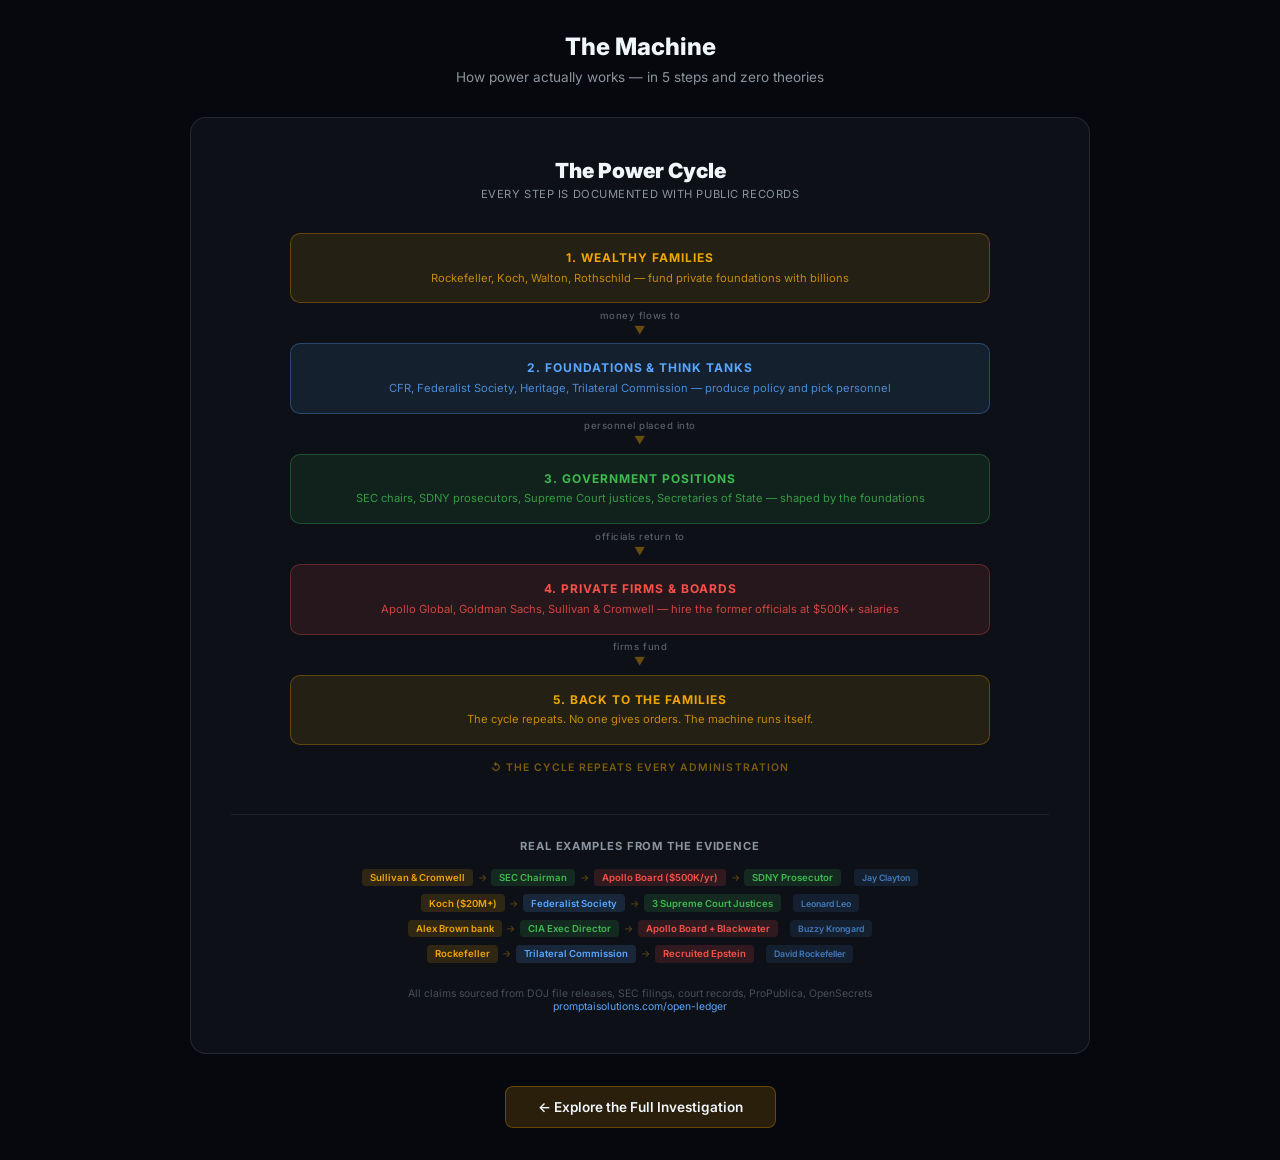
<file: share.html>
<!DOCTYPE html>
<html lang="en">
<head>
  <meta charset="UTF-8">
  <meta name="viewport" content="width=device-width, initial-scale=1.0">
  <title>Power Networks — The Machine (Shareable Summary)</title>
  <link rel="preconnect" href="https://fonts.googleapis.com">
  <link rel="preconnect" href="https://fonts.gstatic.com" crossorigin>
  <link href="https://fonts.googleapis.com/css2?family=Inter:wght@400;500;600;700;800;900&display=swap" rel="stylesheet">
  <style>
    * { box-sizing: border-box; margin: 0; padding: 0; }
    body {
      font-family: 'Inter', sans-serif;
      background: #06080d;
      color: #c9d1d9;
      display: flex;
      flex-direction: column;
      align-items: center;
      padding: 2rem;
      min-height: 100vh;
    }
    h1 {
      font-size: 1.5rem;
      font-weight: 800;
      color: #f0f6fc;
      margin-bottom: 0.5rem;
      text-align: center;
    }
    .subtitle {
      font-size: 0.85rem;
      color: #8b949e;
      margin-bottom: 2rem;
      text-align: center;
    }
    #diagram-container {
      background: #0d1117;
      border: 1px solid rgba(240,246,252,0.1);
      border-radius: 16px;
      padding: 2.5rem;
      max-width: 900px;
      width: 100%;
    }
    .diagram-title {
      font-size: 1.3rem;
      font-weight: 900;
      color: #f0f6fc;
      text-align: center;
      margin-bottom: 0.25rem;
    }
    .diagram-subtitle {
      font-size: 0.7rem;
      color: #8b949e;
      text-align: center;
      margin-bottom: 2rem;
      letter-spacing: 0.05em;
    }

    /* The machine diagram */
    .machine {
      display: flex;
      flex-direction: column;
      gap: 0;
      align-items: center;
    }

    .machine-row {
      display: flex;
      align-items: center;
      justify-content: center;
      gap: 0.75rem;
      width: 100%;
      max-width: 700px;
    }

    .machine-box {
      flex: 1;
      padding: 1rem 1.25rem;
      border-radius: 10px;
      text-align: center;
      position: relative;
    }

    .machine-box h3 {
      font-size: 0.75rem;
      font-weight: 700;
      text-transform: uppercase;
      letter-spacing: 0.08em;
      margin-bottom: 0.35rem;
    }

    .machine-box p {
      font-size: 0.7rem;
      line-height: 1.4;
      opacity: 0.8;
    }

    .box-family {
      background: rgba(240, 165, 0, 0.1);
      border: 1px solid rgba(240, 165, 0, 0.3);
    }
    .box-family h3 { color: #f0a500; }
    .box-family p { color: #f0a500; }

    .box-institution {
      background: rgba(88, 166, 255, 0.1);
      border: 1px solid rgba(88, 166, 255, 0.3);
    }
    .box-institution h3 { color: #58a6ff; }
    .box-institution p { color: #58a6ff; }

    .box-government {
      background: rgba(63, 185, 80, 0.1);
      border: 1px solid rgba(63, 185, 80, 0.3);
    }
    .box-government h3 { color: #3fb950; }
    .box-government p { color: #3fb950; }

    .box-operative {
      background: rgba(248, 81, 73, 0.1);
      border: 1px solid rgba(248, 81, 73, 0.3);
    }
    .box-operative h3 { color: #f85149; }
    .box-operative p { color: #f85149; }

    .arrow-down {
      display: flex;
      flex-direction: column;
      align-items: center;
      padding: 0.4rem 0;
      color: rgba(240, 165, 0, 0.4);
      font-size: 0.65rem;
      font-weight: 500;
      letter-spacing: 0.05em;
    }

    .arrow-down::after {
      content: '▼';
      font-size: 0.7rem;
      margin-top: 0.15rem;
    }

    .arrow-label {
      color: rgba(201, 209, 217, 0.4);
      font-size: 0.6rem;
    }

    .loop-arrow {
      padding: 1rem 0 0.5rem;
      text-align: center;
      color: rgba(240, 165, 0, 0.5);
      font-size: 0.65rem;
      font-weight: 600;
      letter-spacing: 0.1em;
    }

    .examples {
      margin-top: 2rem;
      padding-top: 1.5rem;
      border-top: 1px solid rgba(240, 246, 252, 0.08);
    }

    .examples h4 {
      font-size: 0.7rem;
      font-weight: 700;
      color: #8b949e;
      text-transform: uppercase;
      letter-spacing: 0.08em;
      margin-bottom: 1rem;
      text-align: center;
    }

    .example-row {
      display: flex;
      align-items: center;
      gap: 0.3rem;
      margin-bottom: 0.5rem;
      justify-content: center;
      flex-wrap: wrap;
    }

    .example-node {
      font-size: 0.6rem;
      padding: 0.2rem 0.5rem;
      border-radius: 4px;
      font-weight: 600;
      white-space: nowrap;
    }

    .example-arrow {
      color: rgba(240, 165, 0, 0.4);
      font-size: 0.6rem;
    }

    .en-gold { background: rgba(240,165,0,0.15); color: #f0a500; }
    .en-blue { background: rgba(88,166,255,0.15); color: #58a6ff; }
    .en-green { background: rgba(63,185,80,0.15); color: #3fb950; }
    .en-red { background: rgba(248,81,73,0.15); color: #f85149; }

    .diagram-footer {
      margin-top: 1.5rem;
      text-align: center;
      font-size: 0.65rem;
      color: #484f58;
    }

    .diagram-footer a {
      color: #58a6ff;
      text-decoration: none;
    }

    .cta {
      margin-top: 2rem;
      text-align: center;
    }

    .cta a {
      display: inline-block;
      font-family: 'Inter', sans-serif;
      font-size: 0.85rem;
      font-weight: 600;
      color: #f0f6fc;
      background: rgba(240, 165, 0, 0.15);
      border: 1px solid rgba(240, 165, 0, 0.3);
      padding: 0.75rem 2rem;
      border-radius: 8px;
      text-decoration: none;
      transition: all 200ms ease;
    }

    .cta a:hover {
      background: rgba(240, 165, 0, 0.25);
      transform: translateY(-1px);
    }

    @media (max-width: 600px) {
      body { padding: 1rem; }
      #diagram-container { padding: 1.5rem; }
      .machine-row { flex-direction: column; gap: 0.5rem; }
      .machine-box { width: 100%; }
      .example-row { gap: 0.2rem; }
    }
  </style>
</head>
<body>

  <h1>The Machine</h1>
  <p class="subtitle">How power actually works — in 5 steps and zero theories</p>

  <div id="diagram-container">
    <div class="diagram-title">The Power Cycle</div>
    <div class="diagram-subtitle">EVERY STEP IS DOCUMENTED WITH PUBLIC RECORDS</div>

    <div class="machine">

      <div class="machine-row">
        <div class="machine-box box-family">
          <h3>1. Wealthy Families</h3>
          <p>Rockefeller, Koch, Walton, Rothschild — fund private foundations with billions</p>
        </div>
      </div>

      <div class="arrow-down"><span class="arrow-label">money flows to</span></div>

      <div class="machine-row">
        <div class="machine-box box-institution">
          <h3>2. Foundations & Think Tanks</h3>
          <p>CFR, Federalist Society, Heritage, Trilateral Commission — produce policy and pick personnel</p>
        </div>
      </div>

      <div class="arrow-down"><span class="arrow-label">personnel placed into</span></div>

      <div class="machine-row">
        <div class="machine-box box-government">
          <h3>3. Government Positions</h3>
          <p>SEC chairs, SDNY prosecutors, Supreme Court justices, Secretaries of State — shaped by the foundations</p>
        </div>
      </div>

      <div class="arrow-down"><span class="arrow-label">officials return to</span></div>

      <div class="machine-row">
        <div class="machine-box box-operative">
          <h3>4. Private Firms & Boards</h3>
          <p>Apollo Global, Goldman Sachs, Sullivan & Cromwell — hire the former officials at $500K+ salaries</p>
        </div>
      </div>

      <div class="arrow-down"><span class="arrow-label">firms fund</span></div>

      <div class="machine-row">
        <div class="machine-box box-family">
          <h3>5. Back to the Families</h3>
          <p>The cycle repeats. No one gives orders. The machine runs itself.</p>
        </div>
      </div>

      <div class="loop-arrow">&#8634; THE CYCLE REPEATS EVERY ADMINISTRATION</div>

    </div>

    <div class="examples">
      <h4>Real examples from the evidence</h4>

      <div class="example-row">
        <span class="example-node en-gold">Sullivan & Cromwell</span>
        <span class="example-arrow">&rarr;</span>
        <span class="example-node en-green">SEC Chairman</span>
        <span class="example-arrow">&rarr;</span>
        <span class="example-node en-red">Apollo Board ($500K/yr)</span>
        <span class="example-arrow">&rarr;</span>
        <span class="example-node en-green">SDNY Prosecutor</span>
        <span class="example-node en-blue" style="margin-left:0.5rem;font-size:0.55rem;opacity:0.7;">Jay Clayton</span>
      </div>

      <div class="example-row">
        <span class="example-node en-gold">Koch ($20M+)</span>
        <span class="example-arrow">&rarr;</span>
        <span class="example-node en-blue">Federalist Society</span>
        <span class="example-arrow">&rarr;</span>
        <span class="example-node en-green">3 Supreme Court Justices</span>
        <span class="example-node en-blue" style="margin-left:0.5rem;font-size:0.55rem;opacity:0.7;">Leonard Leo</span>
      </div>

      <div class="example-row">
        <span class="example-node en-gold">Alex Brown bank</span>
        <span class="example-arrow">&rarr;</span>
        <span class="example-node en-green">CIA Exec Director</span>
        <span class="example-arrow">&rarr;</span>
        <span class="example-node en-red">Apollo Board + Blackwater</span>
        <span class="example-node en-blue" style="margin-left:0.5rem;font-size:0.55rem;opacity:0.7;">Buzzy Krongard</span>
      </div>

      <div class="example-row">
        <span class="example-node en-gold">Rockefeller</span>
        <span class="example-arrow">&rarr;</span>
        <span class="example-node en-blue">Trilateral Commission</span>
        <span class="example-arrow">&rarr;</span>
        <span class="example-node en-red">Recruited Epstein</span>
        <span class="example-node en-blue" style="margin-left:0.5rem;font-size:0.55rem;opacity:0.7;">David Rockefeller</span>
      </div>
    </div>

    <div class="diagram-footer">
      All claims sourced from DOJ file releases, SEC filings, court records, ProPublica, OpenSecrets<br>
      <a href="https://promptaisolutions.com/open-ledger/">promptaisolutions.com/open-ledger</a>
    </div>
  </div>

  <div class="cta">
    <a href="index.html">&larr; Explore the Full Investigation</a>
  </div>

</body>
</html>
</file>
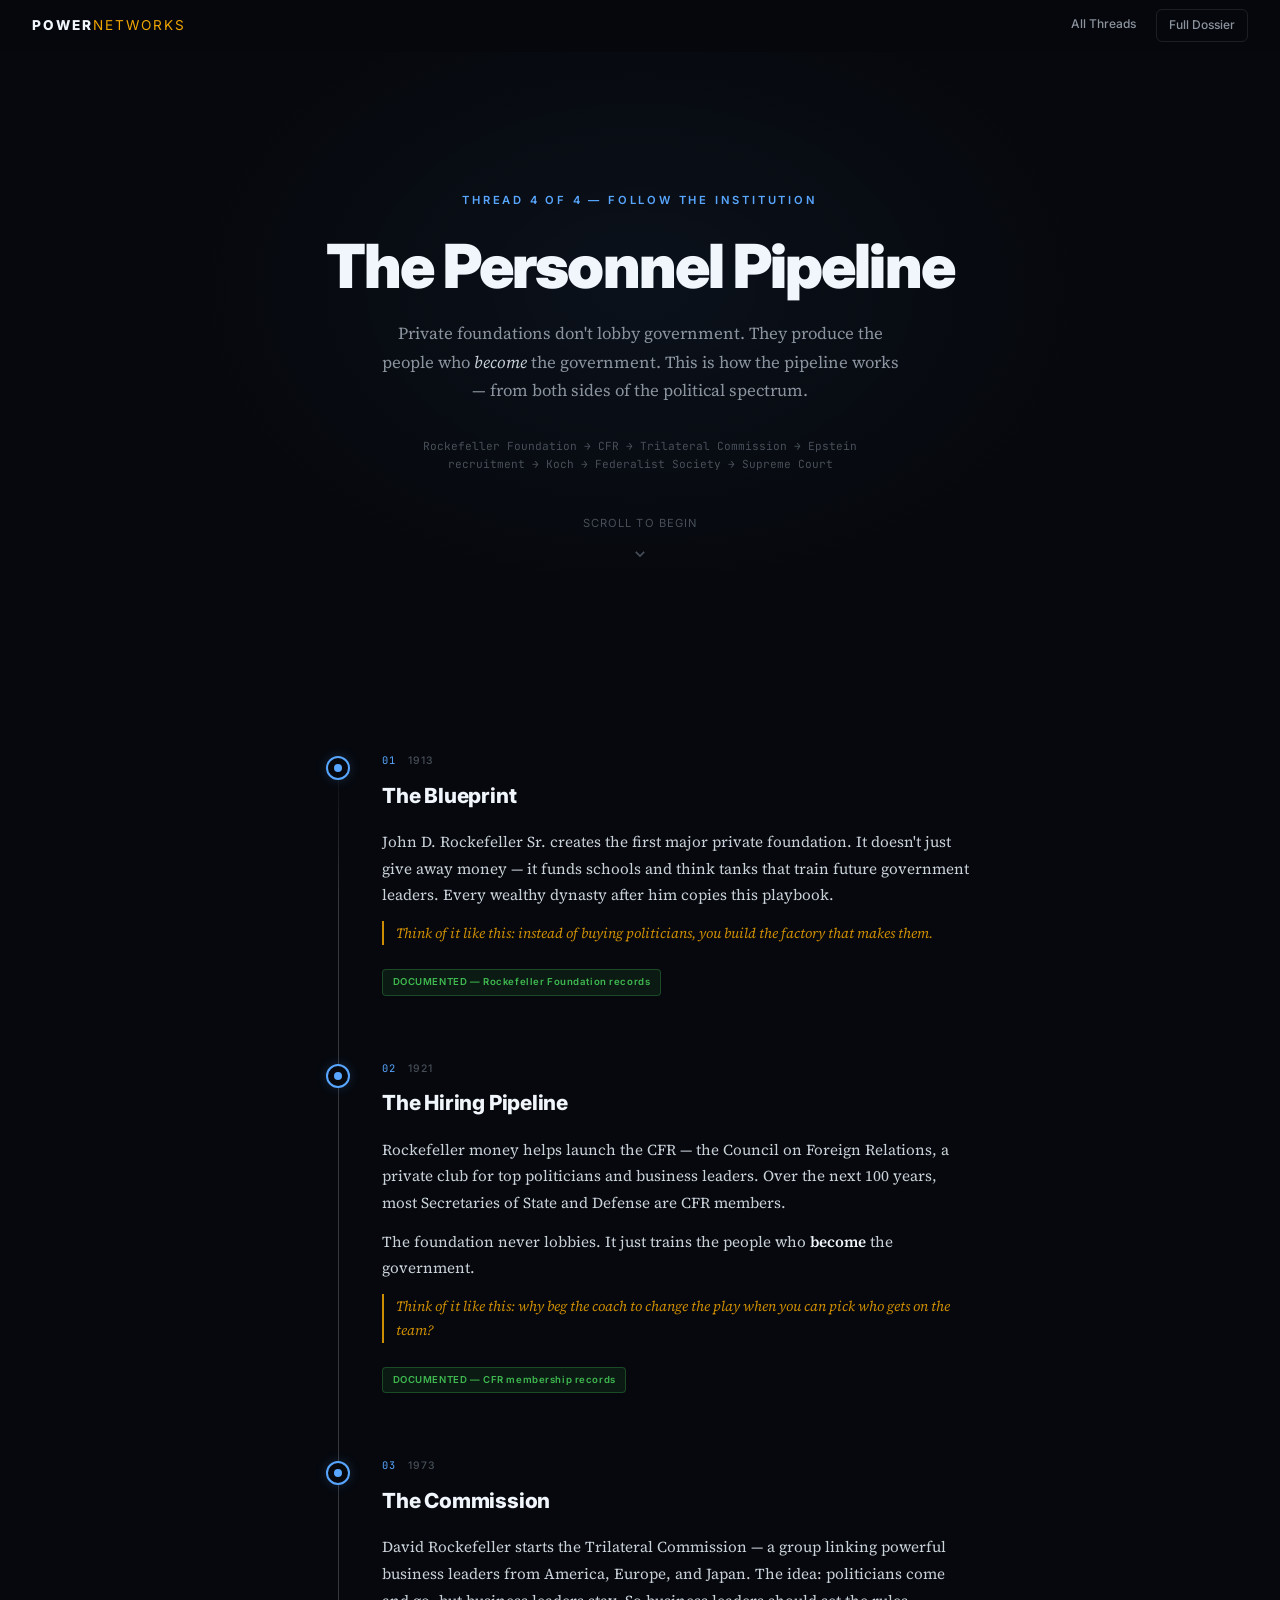
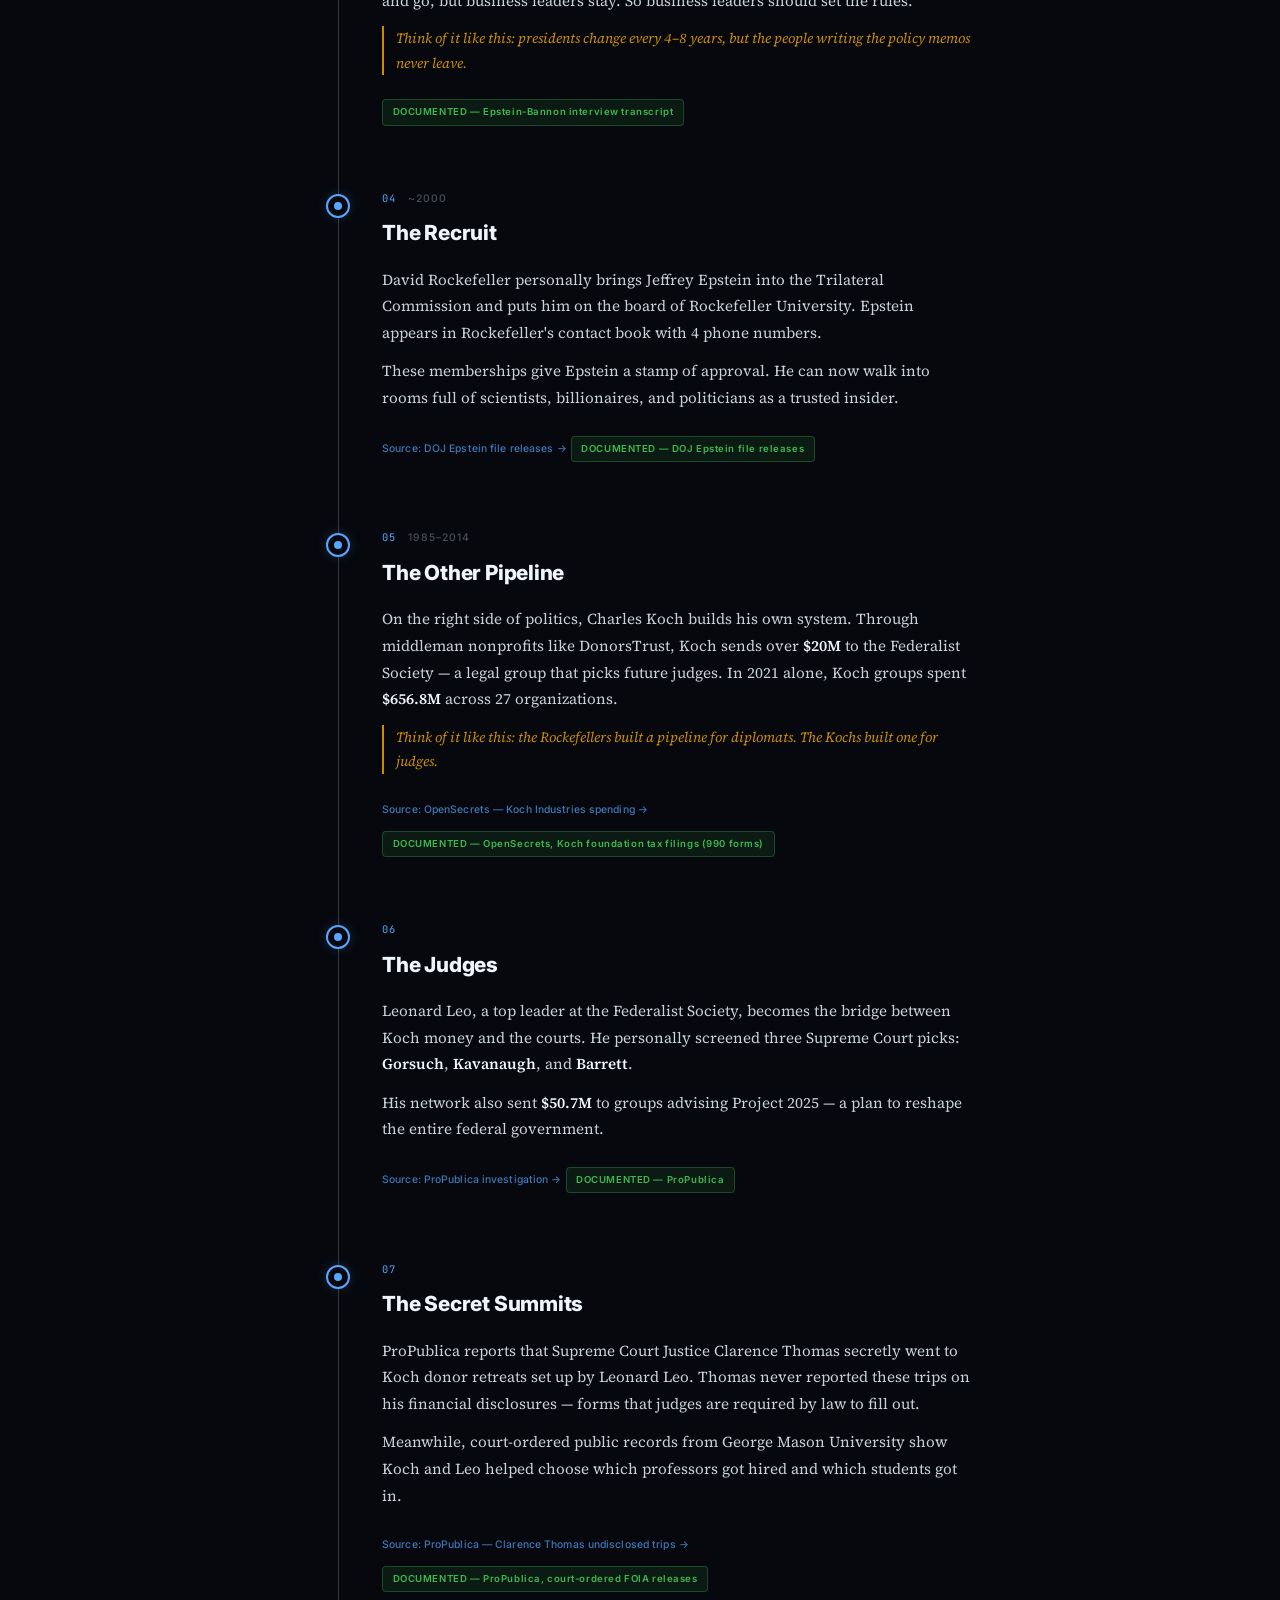
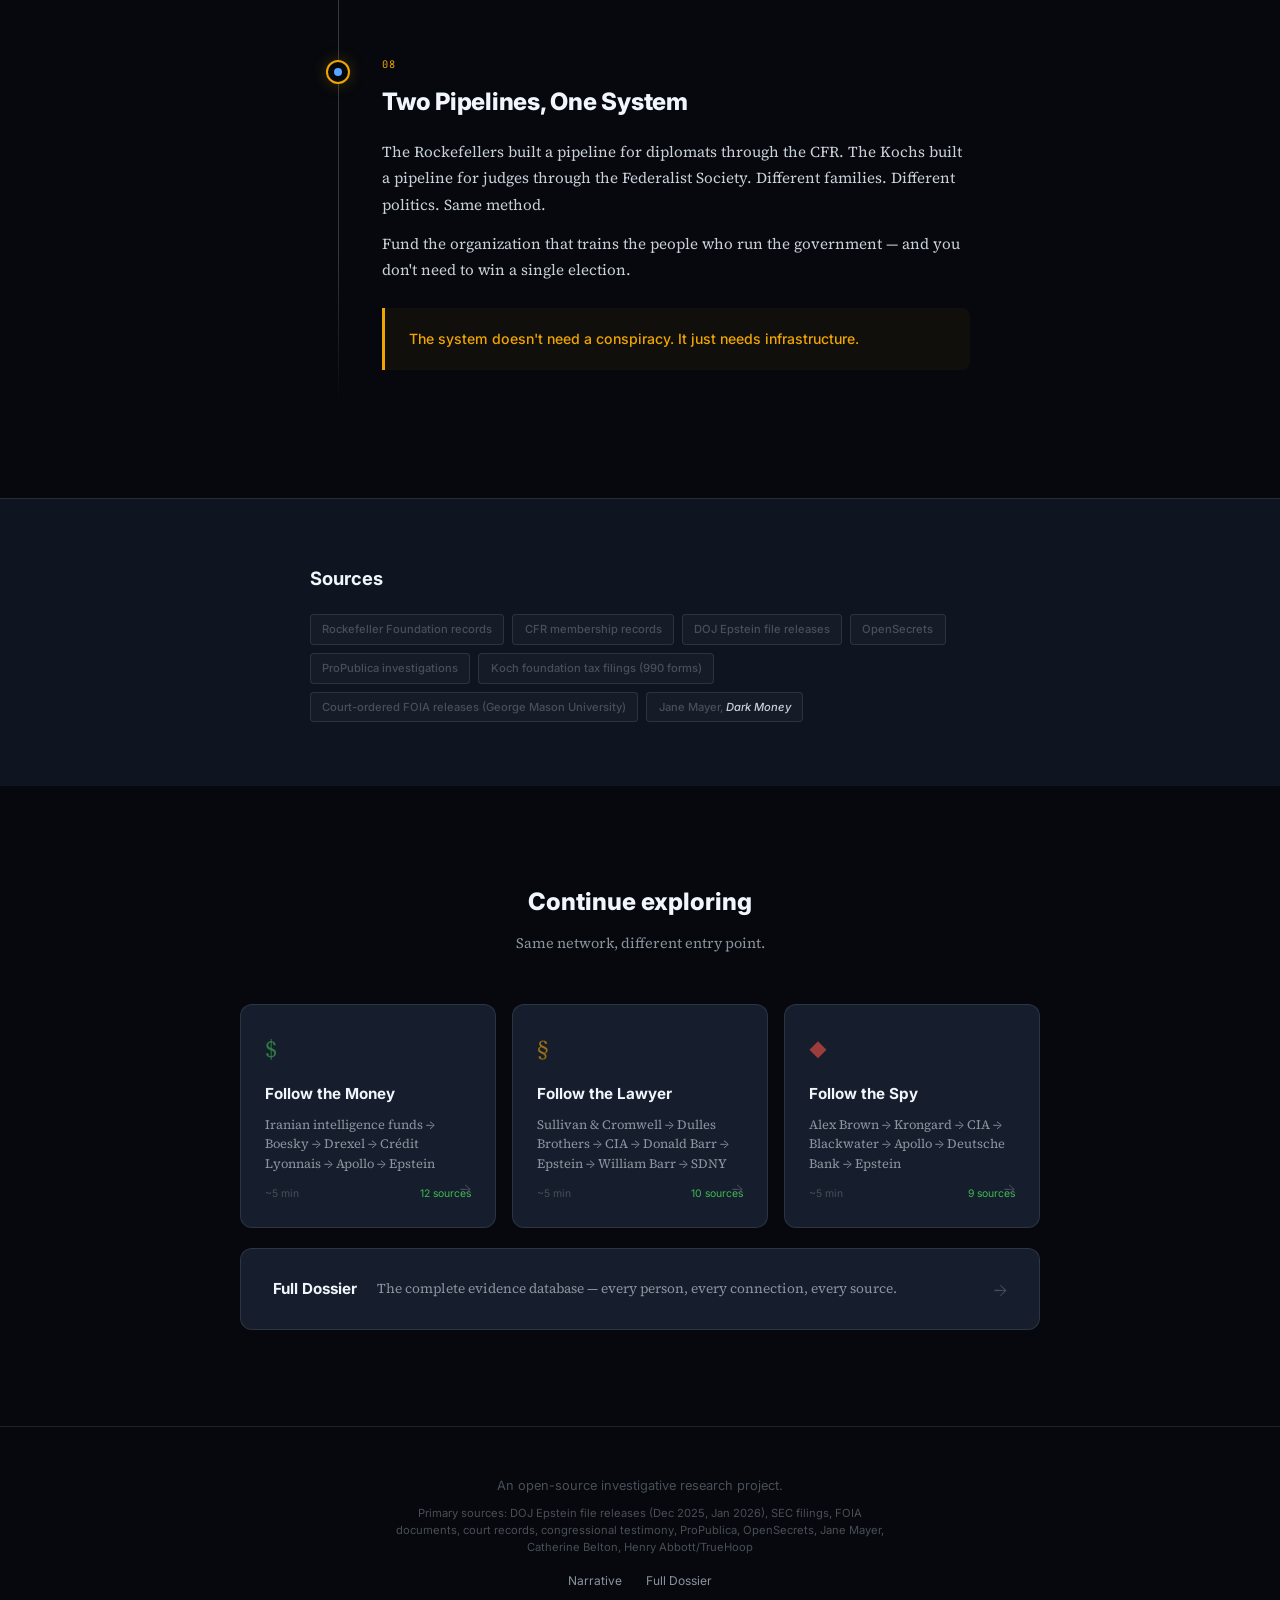
<file: thread-institution.html>
<!DOCTYPE html>
<html lang="en">
<head>
  <meta charset="UTF-8">
  <meta name="viewport" content="width=device-width, initial-scale=1.0">
  <title>Follow the Institution — Power Networks</title>
  <meta name="description" content="How private foundations create the personnel pipeline into government: Rockefeller Foundation to CFR to Trilateral Commission to Koch to Federalist Society to the Supreme Court.">
  <meta property="og:title" content="Follow the Institution — Power Networks">
  <meta property="og:description" content="Trace how private foundations produce the personnel who staff government — and what happens when the same families fund both the think tanks and the judges.">
  <meta property="og:type" content="article">
  <link rel="preconnect" href="https://fonts.googleapis.com">
  <link rel="preconnect" href="https://fonts.gstatic.com" crossorigin>
  <link href="https://fonts.googleapis.com/css2?family=Source+Serif+4:ital,opsz,wght@0,8..60,300..900;1,8..60,300..900&family=Inter:wght@300;400;500;600;700;800;900&family=JetBrains+Mono:wght@400;500&display=swap" rel="stylesheet">
  <link rel="stylesheet" href="narrative.css">
  <style>
    /* ============================================
       THREAD PAGE — Vertical Timeline Scrollytelling
       No SVG network map, pure narrative
       ============================================ */

    .thread-hero {
      min-height: 80vh;
      display: flex;
      align-items: center;
      justify-content: center;
      text-align: center;
      padding: 6rem 2rem 4rem;
      position: relative;
    }

    .thread-hero::before {
      content: '';
      position: absolute;
      inset: 0;
      background:
        radial-gradient(ellipse 50% 60% at 50% 40%, rgba(88, 166, 255, 0.06) 0%, transparent 70%);
      pointer-events: none;
    }

    .thread-hero-content {
      position: relative;
      z-index: 1;
      max-width: 640px;
    }

    .thread-kicker {
      font-family: var(--font-sans);
      font-size: 0.7rem;
      font-weight: 600;
      letter-spacing: 0.25em;
      text-transform: uppercase;
      color: var(--blue);
      margin-bottom: 1.5rem;
    }

    .thread-hero h1 {
      font-family: var(--font-sans);
      font-size: clamp(2.2rem, 6vw, 3.8rem);
      font-weight: 900;
      line-height: 1.08;
      letter-spacing: -0.03em;
      color: var(--text-bright);
      margin-bottom: 1.25rem;
    }

    .thread-hero-sub {
      font-size: 1.05rem;
      color: var(--text-dim);
      line-height: 1.7;
      max-width: 520px;
      margin: 0 auto 2rem;
    }

    .thread-path-display {
      font-family: var(--font-mono);
      font-size: 0.7rem;
      color: var(--text-muted);
      line-height: 1.6;
      max-width: 480px;
      margin: 0 auto 2.5rem;
    }

    /* ── TIMELINE ── */

    .timeline-section {
      padding: 2rem 2rem 6rem;
      position: relative;
    }

    .timeline {
      max-width: 660px;
      margin: 0 auto;
      position: relative;
    }

    /* Vertical line */
    .timeline::before {
      content: '';
      position: absolute;
      top: 0;
      bottom: 0;
      left: 28px;
      width: 1px;
      background: linear-gradient(
        to bottom,
        transparent 0%,
        var(--border-bright) 5%,
        var(--border-bright) 95%,
        transparent 100%
      );
    }

    .timeline-step {
      position: relative;
      padding-left: 72px;
      padding-bottom: 4rem;
      opacity: 0.2;
      transform: translateY(16px);
      transition: opacity 600ms ease, transform 600ms ease;
    }

    .timeline-step.visible {
      opacity: 1;
      transform: translateY(0);
    }

    /* Timeline node */
    .timeline-node {
      position: absolute;
      left: 16px;
      top: 4px;
      width: 24px;
      height: 24px;
      border-radius: 50%;
      border: 2px solid var(--border-bright);
      background: var(--bg);
      display: flex;
      align-items: center;
      justify-content: center;
      z-index: 2;
      transition: all 600ms ease;
    }

    .timeline-step.visible .timeline-node {
      border-color: var(--blue);
      box-shadow: 0 0 12px rgba(88, 166, 255, 0.2);
    }

    .timeline-node-inner {
      width: 8px;
      height: 8px;
      border-radius: 50%;
      background: var(--text-muted);
      transition: background 600ms ease;
    }

    .timeline-step.visible .timeline-node-inner {
      background: var(--blue);
    }

    .timeline-step-number {
      font-family: var(--font-mono);
      font-size: 0.65rem;
      color: var(--blue);
      letter-spacing: 0.1em;
      margin-bottom: 0.5rem;
      display: flex;
      align-items: center;
      gap: 0.75rem;
    }

    .timeline-step-date {
      font-family: var(--font-sans);
      font-size: 0.65rem;
      color: var(--text-muted);
      font-weight: 500;
    }

    .timeline-step h2 {
      font-family: var(--font-sans);
      font-size: 1.3rem;
      font-weight: 800;
      color: var(--text-bright);
      margin-bottom: 1rem;
      letter-spacing: -0.01em;
    }

    .timeline-step-body p {
      font-size: 0.95rem;
      color: var(--text);
      margin-bottom: 0.75rem;
      line-height: 1.75;
    }

    .timeline-step-body p:last-of-type {
      margin-bottom: 1.25rem;
    }

    /* Final step styling */
    .timeline-step-final {
      padding-bottom: 2rem;
    }

    .timeline-step-final .timeline-node {
      border-color: var(--gold);
    }

    .timeline-step-final.visible .timeline-node {
      border-color: var(--gold);
      box-shadow: 0 0 16px rgba(240, 165, 0, 0.25);
    }

    .timeline-step-final .timeline-node-inner {
      background: var(--gold);
    }

    .timeline-step-final .timeline-step-number {
      color: var(--gold);
    }

    .timeline-step-final h2 {
      font-size: 1.5rem;
    }

    .step-synthesis {
      margin-top: 1.5rem;
      padding: 1.25rem 1.5rem;
      border-left: 3px solid var(--gold);
      background: rgba(240, 165, 0, 0.04);
      border-radius: 0 8px 8px 0;
    }

    .step-synthesis p {
      font-family: var(--font-sans);
      font-size: 0.88rem;
      font-weight: 500;
      color: var(--gold);
      line-height: 1.6;
      margin-bottom: 0 !important;
    }

    /* ── SOURCES SECTION ── */

    .sources-section {
      padding: 4rem 2rem;
      background: var(--bg-surface);
      border-top: 1px solid var(--border);
    }

    .sources-container {
      max-width: 660px;
      margin: 0 auto;
    }

    .sources-section h2 {
      font-family: var(--font-sans);
      font-size: 1.15rem;
      font-weight: 700;
      color: var(--text-bright);
      margin-bottom: 1.25rem;
    }

    .source-list {
      list-style: none;
      display: flex;
      flex-wrap: wrap;
      gap: 0.5rem;
    }

    .source-list li {
      font-family: var(--font-sans);
      font-size: 0.7rem;
      font-weight: 500;
      color: var(--text-muted);
      padding: 0.3rem 0.7rem;
      background: rgba(255, 255, 255, 0.03);
      border: 1px solid var(--border);
      border-radius: 4px;
    }

    /* ── CONTINUE EXPLORING ── */

    .continue-section {
      padding: 6rem 2rem;
    }

    .continue-container {
      max-width: 800px;
      margin: 0 auto;
    }

    .continue-section h2 {
      font-family: var(--font-sans);
      font-size: 1.5rem;
      font-weight: 800;
      color: var(--text-bright);
      text-align: center;
      margin-bottom: 0.5rem;
    }

    .continue-subtitle {
      text-align: center;
      font-size: 0.9rem;
      color: var(--text-dim);
      margin-bottom: 3rem;
    }

    .continue-grid {
      display: grid;
      grid-template-columns: repeat(3, 1fr);
      gap: 1rem;
    }

    .continue-card {
      display: flex;
      flex-direction: column;
      background: var(--bg-card);
      border: 1px solid var(--border);
      border-radius: 12px;
      padding: 1.5rem;
      transition: all 300ms ease;
      color: var(--text);
      position: relative;
      overflow: hidden;
    }

    .continue-card::before {
      content: '';
      position: absolute;
      top: 0;
      left: 0;
      right: 0;
      height: 2px;
      opacity: 0;
      transition: opacity 300ms ease;
    }

    .continue-card-money::before { background: var(--green); }
    .continue-card-lawyer::before { background: var(--gold); }
    .continue-card-spy::before { background: var(--red); }

    .continue-card:hover {
      border-color: var(--border-bright);
      transform: translateY(-2px);
      box-shadow: 0 8px 30px rgba(0,0,0,0.35);
    }

    .continue-card:hover::before { opacity: 1; }

    .continue-icon {
      font-size: 1.5rem;
      margin-bottom: 0.75rem;
      opacity: 0.6;
    }

    .continue-card-money .continue-icon { color: var(--green); }
    .continue-card-lawyer .continue-icon { color: var(--gold); }
    .continue-card-spy .continue-icon { color: var(--red); }

    .continue-card h3 {
      font-family: var(--font-sans);
      font-size: 0.95rem;
      font-weight: 700;
      color: var(--text-bright);
      margin-bottom: 0.5rem;
    }

    .continue-card p {
      font-size: 0.8rem;
      color: var(--text-dim);
      line-height: 1.5;
      flex-grow: 1;
      margin-bottom: 0.75rem;
    }

    .continue-card .thread-meta {
      font-size: 0.65rem;
    }

    .continue-card .thread-arrow {
      position: absolute;
      bottom: 1.5rem;
      right: 1.5rem;
      font-size: 1rem;
    }

    .continue-dossier {
      margin-top: 1.25rem;
    }

    /* ── RESPONSIVE ── */

    @media (max-width: 900px) {
      .continue-grid {
        grid-template-columns: 1fr;
      }
    }

    @media (max-width: 600px) {
      .thread-hero {
        min-height: 70vh;
        padding: 5rem 1.25rem 3rem;
      }

      .timeline-section {
        padding: 1rem 1rem 4rem;
      }

      .timeline::before {
        left: 18px;
      }

      .timeline-node {
        left: 6px;
        width: 22px;
        height: 22px;
      }

      .timeline-step {
        padding-left: 52px;
        padding-bottom: 3rem;
      }

      .timeline-step h2 {
        font-size: 1.1rem;
      }

      .timeline-step-body p {
        font-size: 0.88rem;
      }

      .continue-section {
        padding: 4rem 1.25rem;
      }

      .sources-section {
        padding: 3rem 1.25rem;
      }
    }
  </style>
</head>
<body>

  <!-- PROGRESS BAR -->
  <div id="progress-bar" aria-hidden="true"></div>

  <!-- MINIMAL NAV -->
  <nav id="nav">
    <a href="index.html" class="nav-logo">POWER<span>NETWORKS</span></a>
    <div class="nav-right">
      <a href="index.html#threads" class="nav-link">All Threads</a>
      <a href="dossier.html" class="nav-link nav-dossier">Full Dossier</a>
    </div>
  </nav>

  <!-- ============================================
       THREAD HERO
       ============================================ -->

  <section class="thread-hero">
    <div class="thread-hero-content">
      <p class="thread-kicker">Thread 4 of 4 &mdash; Follow the Institution</p>
      <h1>The Personnel Pipeline</h1>
      <p class="thread-hero-sub">Private foundations don't lobby government. They produce the people who <em>become</em> the government. This is how the pipeline works &mdash; from both sides of the political spectrum.</p>
      <p class="thread-path-display">Rockefeller Foundation &rarr; CFR &rarr; Trilateral Commission &rarr; Epstein recruitment &rarr; Koch &rarr; Federalist Society &rarr; Supreme Court</p>
      <div class="scroll-prompt">
        <span>Scroll to begin</span>
        <svg width="20" height="20" viewBox="0 0 24 24" fill="none" stroke="currentColor" stroke-width="2"><path d="M7 13l5 5 5-5"/></svg>
      </div>
    </div>
  </section>

  <!-- ============================================
       TIMELINE NARRATIVE
       ============================================ -->

  <section class="timeline-section">
    <div class="timeline">

      <!-- STEP 1 -->
      <div class="timeline-step" data-step="0">
        <div class="timeline-node"><div class="timeline-node-inner"></div></div>
        <div class="timeline-step-number">
          <span>01</span>
          <span class="timeline-step-date">1913</span>
        </div>
        <h2>The Blueprint</h2>
        <div class="timeline-step-body">
          <p>John D. Rockefeller Sr. creates the first major private foundation. It doesn't just give away money &mdash; it funds schools and think tanks that train future government leaders. Every wealthy dynasty after him copies this playbook.</p>
          <p class="analogy">Think of it like this: instead of buying politicians, you build the factory that makes them.</p>
          <div class="evidence-tag documented">DOCUMENTED &mdash; Rockefeller Foundation records</div>
        </div>
      </div>

      <!-- STEP 2 -->
      <div class="timeline-step" data-step="1">
        <div class="timeline-node"><div class="timeline-node-inner"></div></div>
        <div class="timeline-step-number">
          <span>02</span>
          <span class="timeline-step-date">1921</span>
        </div>
        <h2>The Hiring Pipeline</h2>
        <div class="timeline-step-body">
          <p>Rockefeller money helps launch the CFR &mdash; the Council on Foreign Relations, a private club for top politicians and business leaders. Over the next 100 years, most Secretaries of State and Defense are CFR members.</p>
          <p>The foundation never lobbies. It just trains the people who <strong>become</strong> the government.</p>
          <p class="analogy">Think of it like this: why beg the coach to change the play when you can pick who gets on the team?</p>
          <div class="evidence-tag documented">DOCUMENTED &mdash; CFR membership records</div>
        </div>
      </div>

      <!-- STEP 3 -->
      <div class="timeline-step" data-step="2">
        <div class="timeline-node"><div class="timeline-node-inner"></div></div>
        <div class="timeline-step-number">
          <span>03</span>
          <span class="timeline-step-date">1973</span>
        </div>
        <h2>The Commission</h2>
        <div class="timeline-step-body">
          <p>David Rockefeller starts the Trilateral Commission &mdash; a group linking powerful business leaders from America, Europe, and Japan. The idea: politicians come and go, but business leaders stay. So business leaders should set the rules.</p>
          <p class="analogy">Think of it like this: presidents change every 4&ndash;8 years, but the people writing the policy memos never leave.</p>
          <div class="evidence-tag documented">DOCUMENTED &mdash; Epstein-Bannon interview transcript</div>
        </div>
      </div>

      <!-- STEP 4 -->
      <div class="timeline-step" data-step="3">
        <div class="timeline-node"><div class="timeline-node-inner"></div></div>
        <div class="timeline-step-number">
          <span>04</span>
          <span class="timeline-step-date">~2000</span>
        </div>
        <h2>The Recruit</h2>
        <div class="timeline-step-body">
          <p>David Rockefeller personally brings Jeffrey Epstein into the Trilateral Commission and puts him on the board of Rockefeller University. Epstein appears in Rockefeller's contact book with 4 phone numbers.</p>
          <p>These memberships give Epstein a stamp of approval. He can now walk into rooms full of scientists, billionaires, and politicians as a trusted insider.</p>
          <a class="source-link" href="https://www.justice.gov/usao-sdny/united-states-v-ghislaine-maxwell" target="_blank" rel="noopener">Source: DOJ Epstein file releases &rarr;</a>
          <div class="evidence-tag documented">DOCUMENTED &mdash; DOJ Epstein file releases</div>
        </div>
      </div>

      <!-- STEP 5 -->
      <div class="timeline-step" data-step="4">
        <div class="timeline-node"><div class="timeline-node-inner"></div></div>
        <div class="timeline-step-number">
          <span>05</span>
          <span class="timeline-step-date">1985&ndash;2014</span>
        </div>
        <h2>The Other Pipeline</h2>
        <div class="timeline-step-body">
          <p>On the right side of politics, Charles Koch builds his own system. Through middleman nonprofits like DonorsTrust, Koch sends over <strong>$20M</strong> to the Federalist Society &mdash; a legal group that picks future judges. In 2021 alone, Koch groups spent <strong>$656.8M</strong> across 27 organizations.</p>
          <p class="analogy">Think of it like this: the Rockefellers built a pipeline for diplomats. The Kochs built one for judges.</p>
          <a class="source-link" href="https://www.opensecrets.org/orgs/koch-industries/summary?id=D000000186" target="_blank" rel="noopener">Source: OpenSecrets &mdash; Koch Industries spending &rarr;</a>
          <div class="evidence-tag documented">DOCUMENTED &mdash; OpenSecrets, Koch foundation tax filings (990 forms)</div>
        </div>
      </div>

      <!-- STEP 6 -->
      <div class="timeline-step" data-step="5">
        <div class="timeline-node"><div class="timeline-node-inner"></div></div>
        <div class="timeline-step-number">
          <span>06</span>
        </div>
        <h2>The Judges</h2>
        <div class="timeline-step-body">
          <p>Leonard Leo, a top leader at the Federalist Society, becomes the bridge between Koch money and the courts. He personally screened three Supreme Court picks: <strong>Gorsuch</strong>, <strong>Kavanaugh</strong>, and <strong>Barrett</strong>.</p>
          <p>His network also sent <strong>$50.7M</strong> to groups advising Project 2025 &mdash; a plan to reshape the entire federal government.</p>
          <a class="source-link" href="https://www.propublica.org/article/clarence-thomas-scotus-undisclosed-luxury-travel-gifts-koch" target="_blank" rel="noopener">Source: ProPublica investigation &rarr;</a>
          <div class="evidence-tag documented">DOCUMENTED &mdash; ProPublica</div>
        </div>
      </div>

      <!-- STEP 7 -->
      <div class="timeline-step" data-step="6">
        <div class="timeline-node"><div class="timeline-node-inner"></div></div>
        <div class="timeline-step-number">
          <span>07</span>
        </div>
        <h2>The Secret Summits</h2>
        <div class="timeline-step-body">
          <p>ProPublica reports that Supreme Court Justice Clarence Thomas secretly went to Koch donor retreats set up by Leonard Leo. Thomas never reported these trips on his financial disclosures &mdash; forms that judges are required by law to fill out.</p>
          <p>Meanwhile, court-ordered public records from George Mason University show Koch and Leo helped choose which professors got hired and which students got in.</p>
          <a class="source-link" href="https://www.propublica.org/article/clarence-thomas-scotus-undisclosed-luxury-travel-gifts-koch" target="_blank" rel="noopener">Source: ProPublica &mdash; Clarence Thomas undisclosed trips &rarr;</a>
          <div class="evidence-tag documented">DOCUMENTED &mdash; ProPublica, court-ordered FOIA releases</div>
        </div>
      </div>

      <!-- STEP 8 (FINAL) -->
      <div class="timeline-step timeline-step-final" data-step="7">
        <div class="timeline-node"><div class="timeline-node-inner"></div></div>
        <div class="timeline-step-number">
          <span>08</span>
        </div>
        <h2>Two Pipelines, One System</h2>
        <div class="timeline-step-body">
          <p>The Rockefellers built a pipeline for diplomats through the CFR. The Kochs built a pipeline for judges through the Federalist Society. Different families. Different politics. Same method.</p>
          <p>Fund the organization that trains the people who run the government &mdash; and you don't need to win a single election.</p>
          <div class="step-synthesis">
            <p>The system doesn't need a conspiracy. It just needs infrastructure.</p>
          </div>
        </div>
      </div>

    </div>
  </section>

  <!-- ============================================
       SOURCES
       ============================================ -->

  <section class="sources-section">
    <div class="sources-container">
      <h2>Sources</h2>
      <ul class="source-list">
        <li>Rockefeller Foundation records</li>
        <li>CFR membership records</li>
        <li>DOJ Epstein file releases</li>
        <li>OpenSecrets</li>
        <li>ProPublica investigations</li>
        <li>Koch foundation tax filings (990 forms)</li>
        <li>Court-ordered FOIA releases (George Mason University)</li>
        <li>Jane Mayer, <em>Dark Money</em></li>
      </ul>
    </div>
  </section>

  <!-- ============================================
       CONTINUE EXPLORING
       ============================================ -->

  <section class="continue-section">
    <div class="continue-container">
      <h2>Continue exploring</h2>
      <p class="continue-subtitle">Same network, different entry point.</p>

      <div class="continue-grid">

        <a href="thread-money.html" class="continue-card continue-card-money">
          <div class="continue-icon">$</div>
          <h3>Follow the Money</h3>
          <p>Iranian intelligence funds &rarr; Boesky &rarr; Drexel &rarr; Cr&eacute;dit Lyonnais &rarr; Apollo &rarr; Epstein</p>
          <div class="thread-meta">
            <span>~5 min</span>
            <span class="thread-evidence">12 sources</span>
          </div>
          <div class="thread-arrow">&rarr;</div>
        </a>

        <a href="thread-lawyer.html" class="continue-card continue-card-lawyer">
          <div class="continue-icon">&sect;</div>
          <h3>Follow the Lawyer</h3>
          <p>Sullivan &amp; Cromwell &rarr; Dulles Brothers &rarr; CIA &rarr; Donald Barr &rarr; Epstein &rarr; William Barr &rarr; SDNY</p>
          <div class="thread-meta">
            <span>~5 min</span>
            <span class="thread-evidence">10 sources</span>
          </div>
          <div class="thread-arrow">&rarr;</div>
        </a>

        <a href="thread-spy.html" class="continue-card continue-card-spy">
          <div class="continue-icon">&#9670;</div>
          <h3>Follow the Spy</h3>
          <p>Alex Brown &rarr; Krongard &rarr; CIA &rarr; Blackwater &rarr; Apollo &rarr; Deutsche Bank &rarr; Epstein</p>
          <div class="thread-meta">
            <span>~5 min</span>
            <span class="thread-evidence">9 sources</span>
          </div>
          <div class="thread-arrow">&rarr;</div>
        </a>

      </div>

      <div class="continue-dossier">
        <a href="dossier.html" class="dossier-link">
          <span class="dossier-label">Full Dossier</span>
          <span class="dossier-desc">The complete evidence database &mdash; every person, every connection, every source.</span>
          <span class="thread-arrow">&rarr;</span>
        </a>
      </div>
    </div>
  </section>

  <!-- FOOTER -->
  <footer>
    <div class="footer-inner">
      <p>An open-source investigative research project.</p>
      <p class="footer-sources">Primary sources: DOJ Epstein file releases (Dec 2025, Jan 2026), SEC filings, FOIA documents, court records, congressional testimony, ProPublica, OpenSecrets, Jane Mayer, Catherine Belton, Henry Abbott/TrueHoop</p>
      <div class="footer-links">
        <a href="index.html">Narrative</a>
        <a href="dossier.html">Full Dossier</a>
      </div>
    </div>
  </footer>

  <!-- THREAD PAGE JS — progress bar, nav, timeline reveal -->
  <script>
  (function () {
    'use strict';

    // Progress bar
    var bar = document.getElementById('progress-bar');
    window.addEventListener('scroll', function () {
      var scrollTop = window.scrollY;
      var docHeight = document.documentElement.scrollHeight - window.innerHeight;
      var pct = docHeight > 0 ? (scrollTop / docHeight) * 100 : 0;
      bar.style.width = pct + '%';
    }, { passive: true });

    // Nav scroll state
    var nav = document.getElementById('nav');
    window.addEventListener('scroll', function () {
      nav.classList.toggle('scrolled', window.scrollY > 50);
    }, { passive: true });

    // Timeline step reveal on scroll
    var steps = document.querySelectorAll('.timeline-step');

    var observer = new IntersectionObserver(function (entries) {
      entries.forEach(function (entry) {
        if (entry.isIntersecting) {
          entry.target.classList.add('visible');
        }
      });
    }, {
      rootMargin: '-10% 0px -10% 0px',
      threshold: 0.15
    });

    steps.forEach(function (s) { observer.observe(s); });

    // Smooth scroll for anchor links
    document.querySelectorAll('a[href^="#"]').forEach(function (a) {
      a.addEventListener('click', function (e) {
        var target = document.querySelector(a.getAttribute('href'));
        if (target) {
          e.preventDefault();
          var y = target.getBoundingClientRect().top + window.scrollY - 60;
          window.scrollTo({ top: y, behavior: 'smooth' });
        }
      });
    });
  })();
  </script>

</body>
</html>
</file>
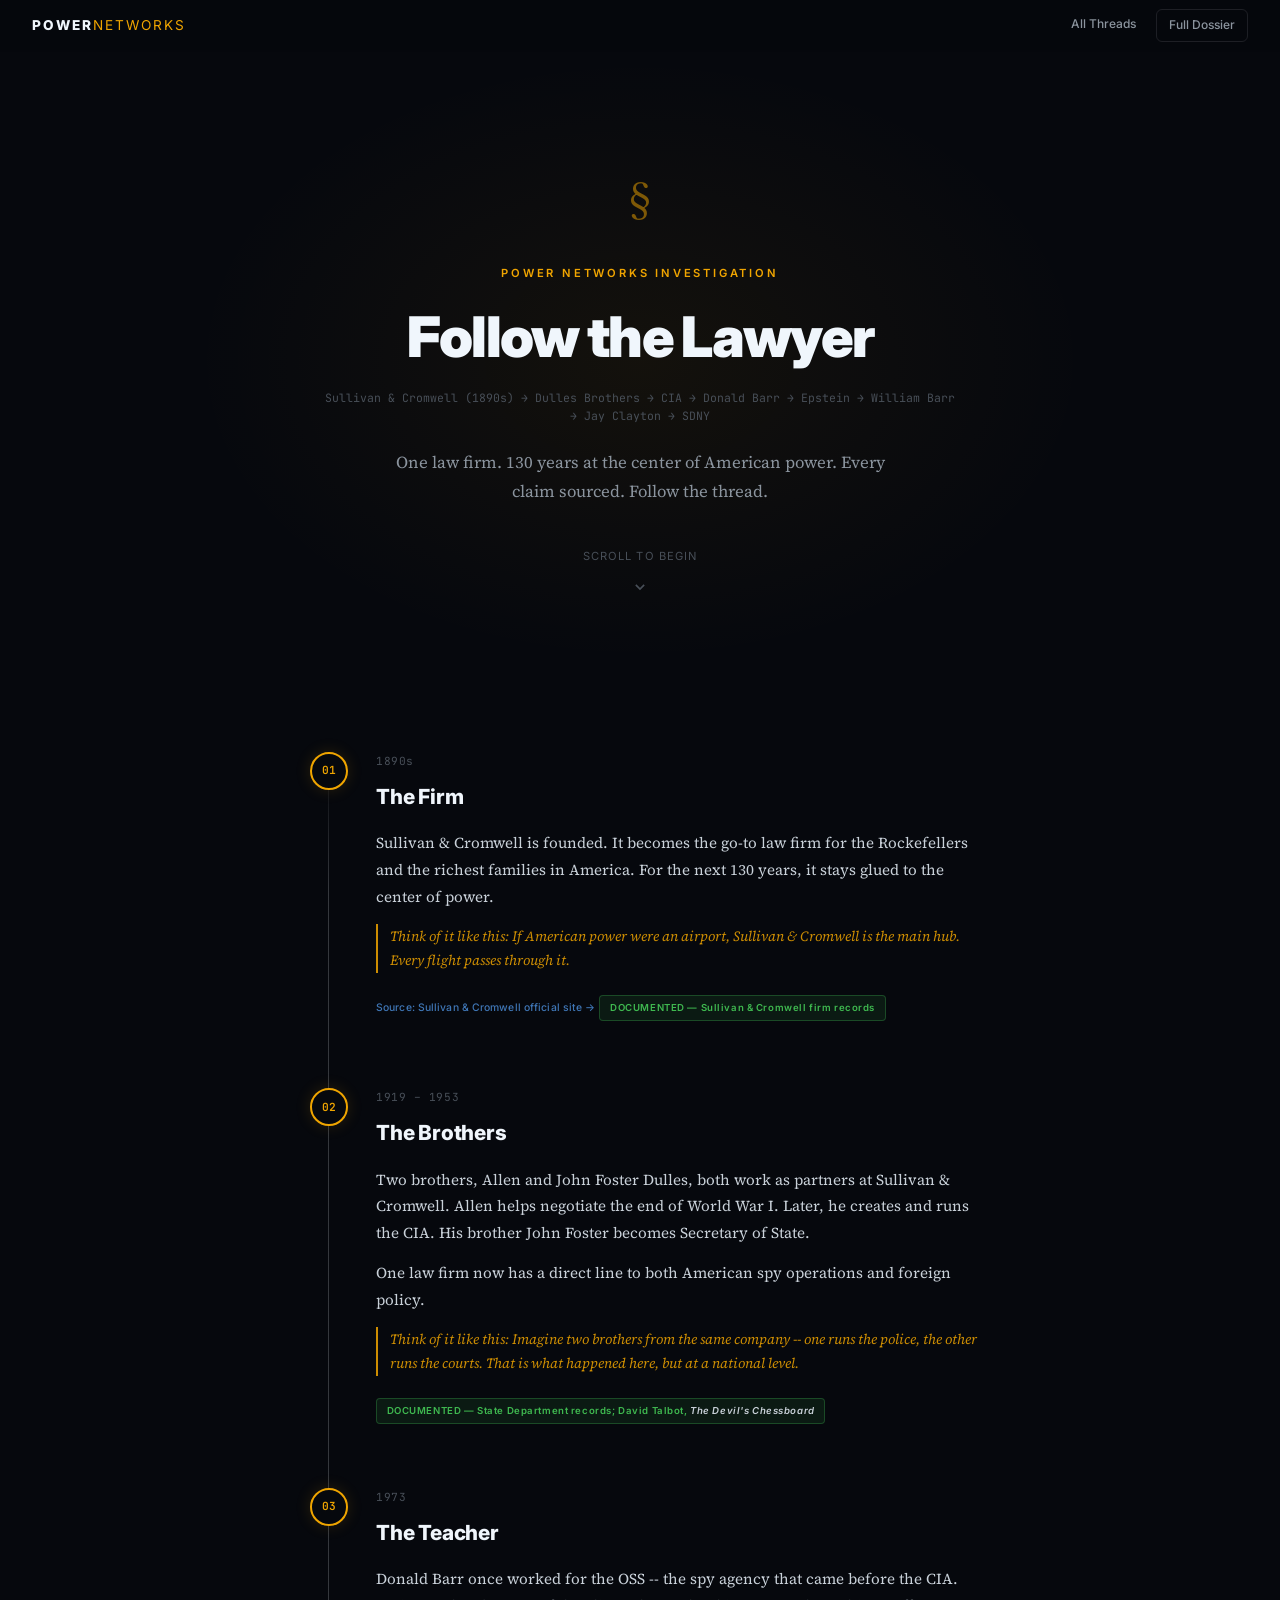
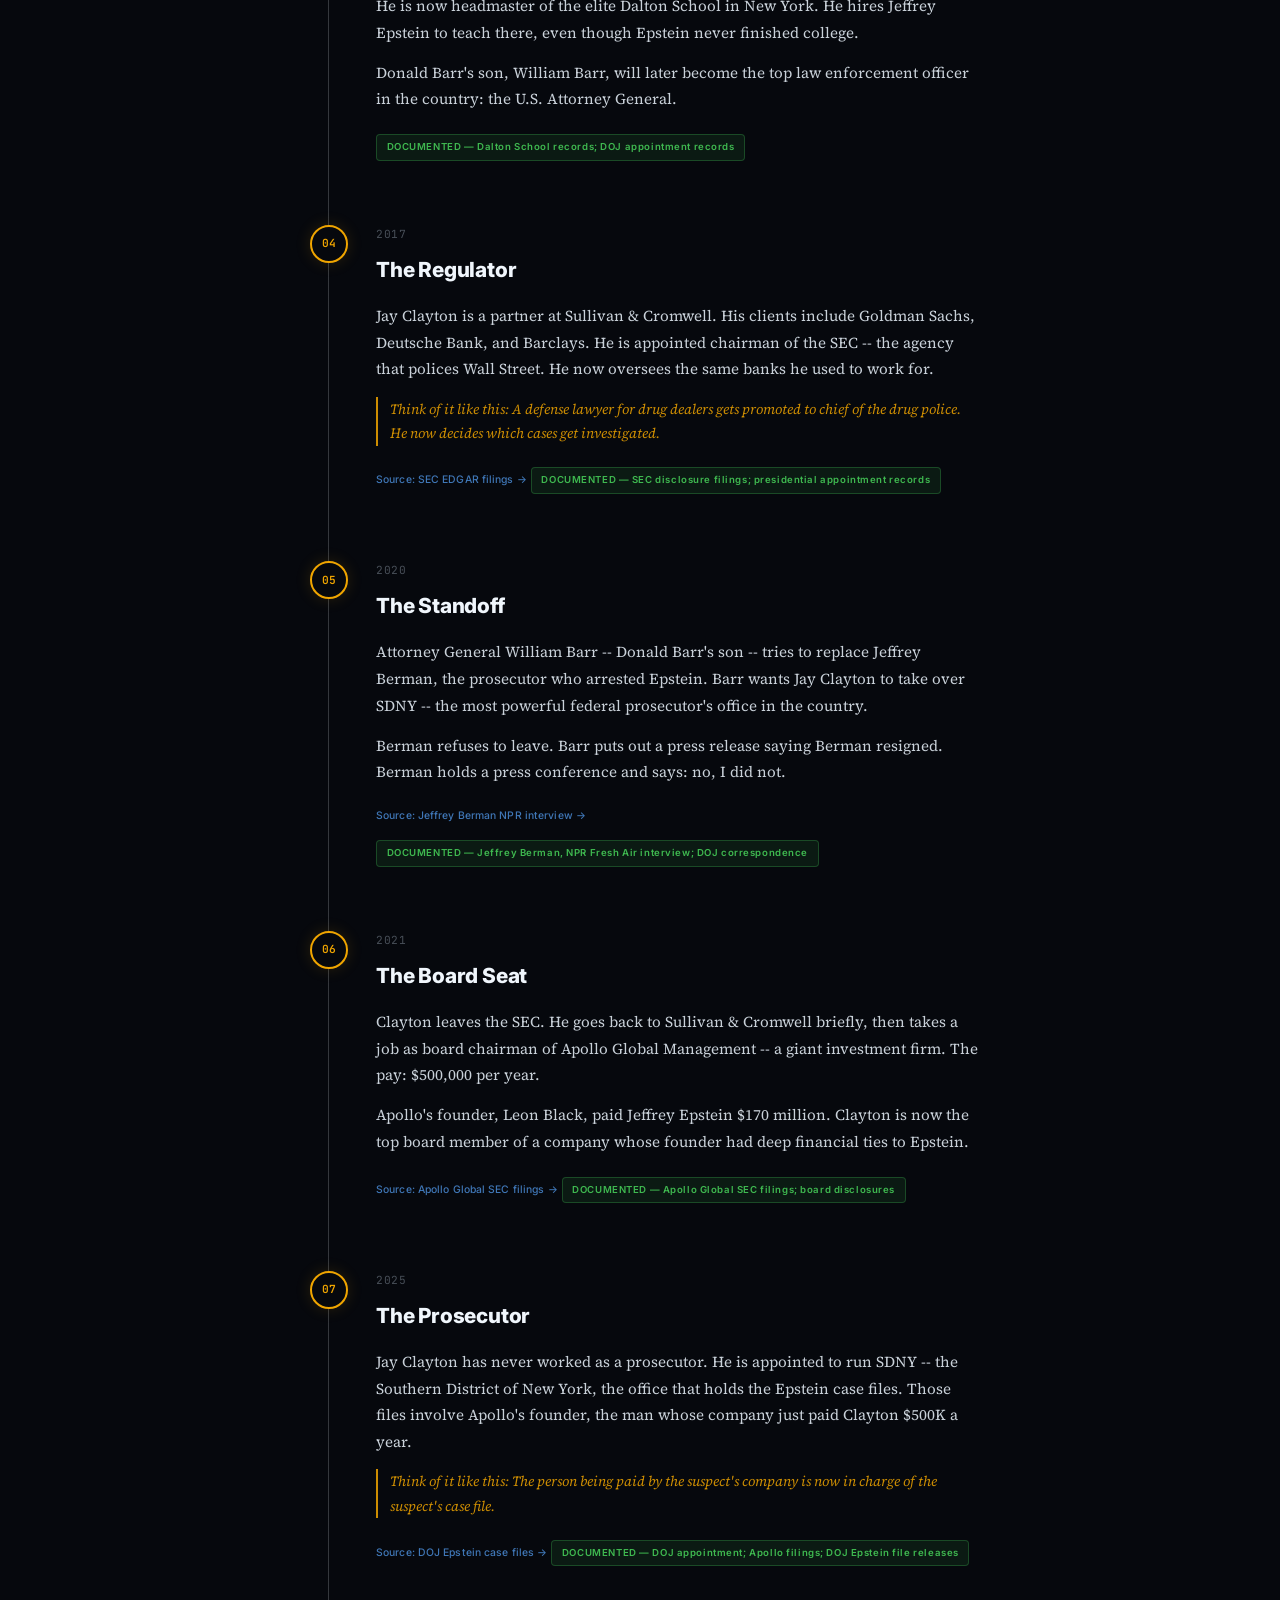
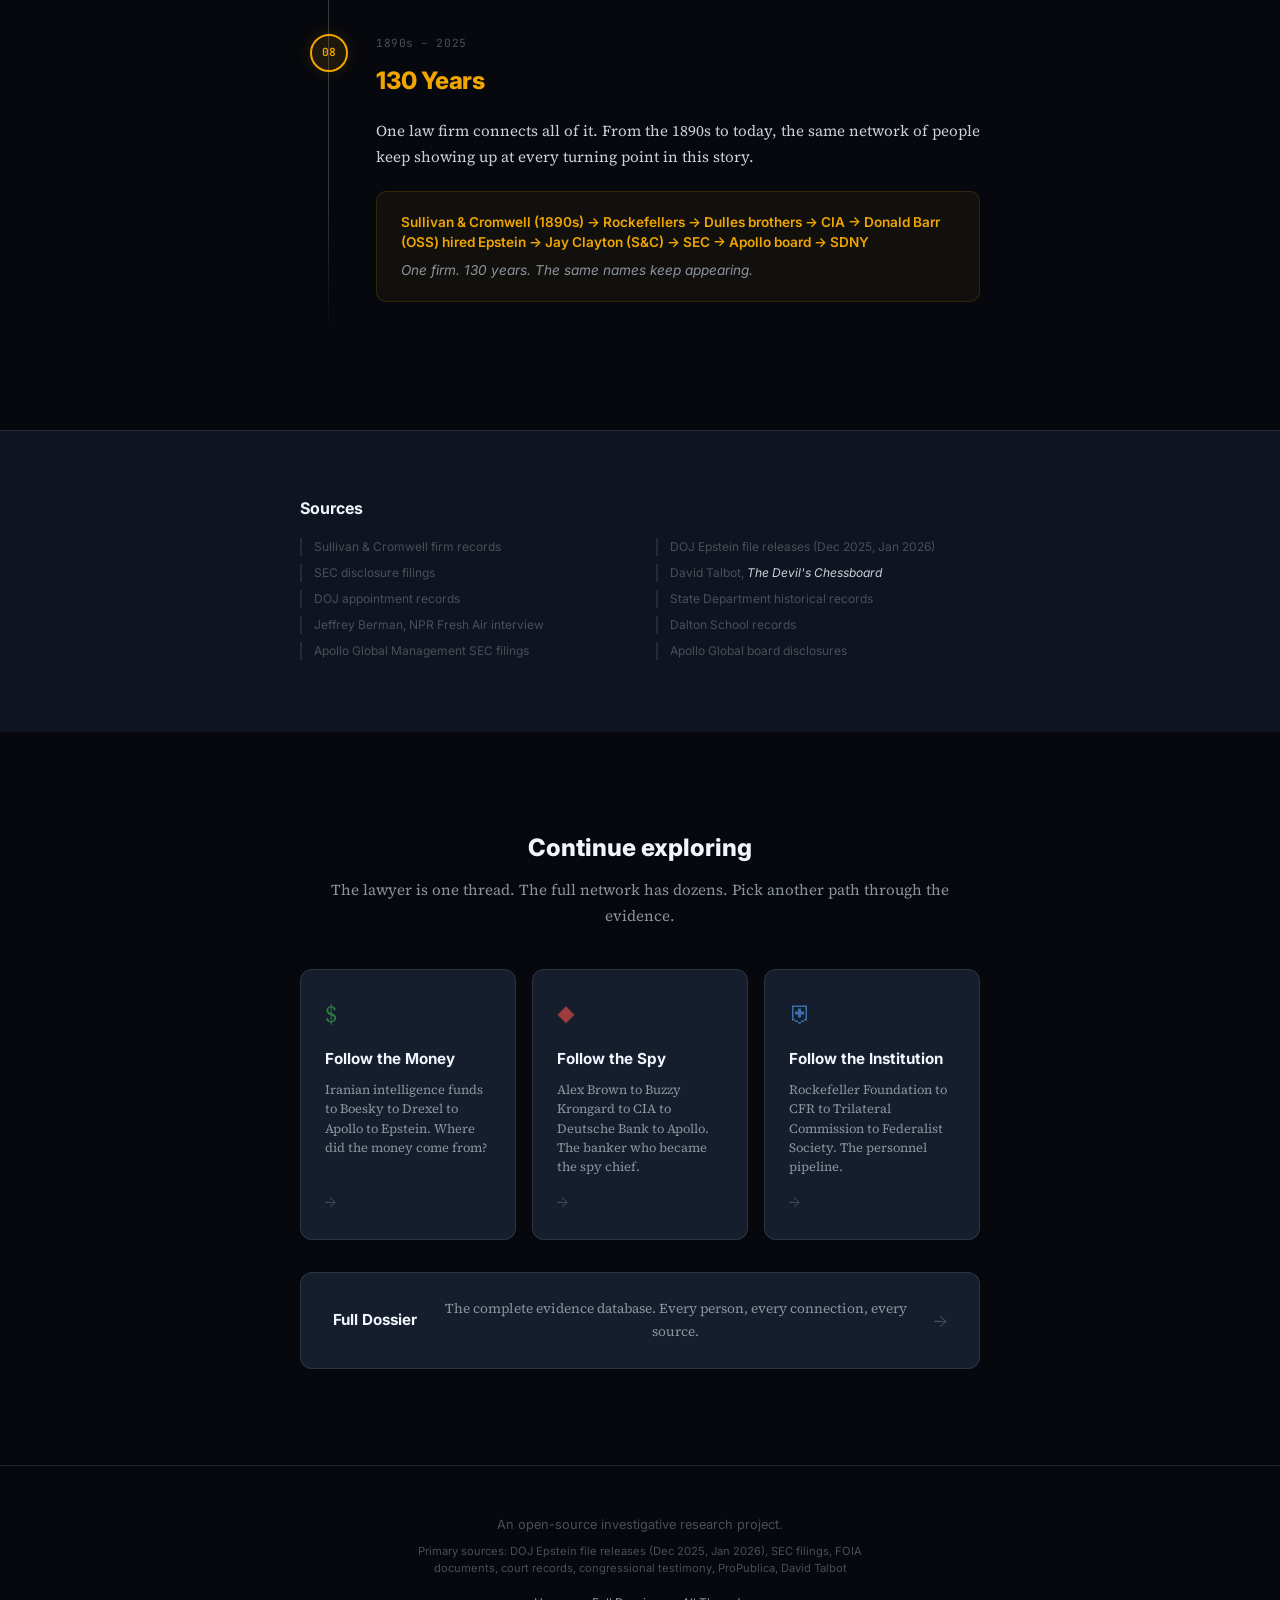
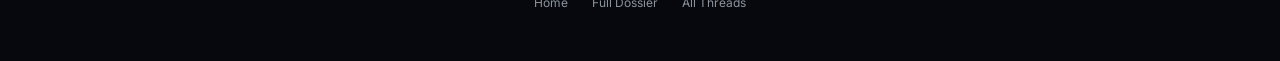
<file: thread-lawyer.html>
<!DOCTYPE html>
<html lang="en">
<head>
  <meta charset="UTF-8">
  <meta name="viewport" content="width=device-width, initial-scale=1.0">
  <title>Follow the Lawyer — Power Networks</title>
  <meta name="description" content="How one law firm sat at the center of American power for 130 years. Sullivan & Cromwell to the Dulles Brothers to the CIA to Epstein to SDNY.">
  <meta property="og:title" content="Follow the Lawyer — Power Networks">
  <meta property="og:description" content="Sullivan & Cromwell (1890s) to Dulles Brothers to CIA to Donald Barr to Epstein to William Barr to Jay Clayton to SDNY. One firm. 130 years.">
  <meta property="og:type" content="article">
  <link rel="preconnect" href="https://fonts.googleapis.com">
  <link rel="preconnect" href="https://fonts.gstatic.com" crossorigin>
  <link href="https://fonts.googleapis.com/css2?family=Source+Serif+4:ital,opsz,wght@0,8..60,300..900;1,8..60,300..900&family=Inter:wght@300;400;500;600;700;800;900&family=JetBrains+Mono:wght@400;500&display=swap" rel="stylesheet">
  <link rel="stylesheet" href="narrative.css">
  <style>
    /* ============================================
       THREAD PAGE — Vertical Timeline Layout
       ============================================ */

    .thread-hero {
      min-height: 80vh;
      display: flex;
      align-items: center;
      justify-content: center;
      text-align: center;
      padding: 6rem 2rem 4rem;
      position: relative;
    }

    .thread-hero::before {
      content: '';
      position: absolute;
      inset: 0;
      background: radial-gradient(ellipse 50% 60% at 50% 50%, rgba(240, 165, 0, 0.06) 0%, transparent 70%);
      pointer-events: none;
    }

    .thread-hero-content {
      position: relative;
      z-index: 1;
      max-width: 640px;
    }

    .thread-hero-icon {
      font-size: 3rem;
      color: var(--gold);
      opacity: 0.5;
      margin-bottom: 1.5rem;
    }

    .thread-hero-kicker {
      font-family: var(--font-sans);
      font-size: 0.7rem;
      font-weight: 600;
      letter-spacing: 0.25em;
      text-transform: uppercase;
      color: var(--gold);
      margin-bottom: 1.5rem;
    }

    .thread-hero-content h1 {
      font-family: var(--font-sans);
      font-size: clamp(2.2rem, 6vw, 3.5rem);
      font-weight: 900;
      line-height: 1.1;
      letter-spacing: -0.03em;
      color: var(--text-bright);
      margin-bottom: 1.25rem;
    }

    .thread-hero-path {
      font-family: var(--font-mono);
      font-size: 0.72rem;
      color: var(--text-muted);
      line-height: 1.6;
      margin-bottom: 1.5rem;
    }

    .thread-hero-sub {
      font-size: 1.05rem;
      color: var(--text-dim);
      line-height: 1.7;
      max-width: 520px;
      margin: 0 auto 2.5rem;
    }

    .thread-hero .scroll-prompt {
      display: flex;
      flex-direction: column;
      align-items: center;
      gap: 0.5rem;
      color: var(--text-muted);
      font-family: var(--font-sans);
      font-size: 0.7rem;
      letter-spacing: 0.1em;
      text-transform: uppercase;
      animation: pulse 2.5s ease-in-out infinite;
    }

    /* ── TIMELINE ── */

    .timeline-section {
      padding: 2rem 2rem 6rem;
      position: relative;
    }

    .timeline-container {
      max-width: 680px;
      margin: 0 auto;
      position: relative;
    }

    /* Vertical line */
    .timeline-container::before {
      content: '';
      position: absolute;
      top: 0;
      bottom: 0;
      left: 28px;
      width: 1px;
      background: linear-gradient(to bottom, transparent, var(--border-bright) 5%, var(--border-bright) 95%, transparent);
    }

    .timeline-step {
      position: relative;
      padding-left: 76px;
      padding-bottom: 4rem;
      opacity: 0;
      transform: translateY(30px);
      transition: opacity 600ms ease, transform 600ms ease;
    }

    .timeline-step.visible {
      opacity: 1;
      transform: translateY(0);
    }

    /* Step number on the line */
    .timeline-marker {
      position: absolute;
      left: 10px;
      top: 0;
      width: 38px;
      height: 38px;
      border-radius: 50%;
      background: var(--bg);
      border: 2px solid var(--border-bright);
      display: flex;
      align-items: center;
      justify-content: center;
      font-family: var(--font-mono);
      font-size: 0.7rem;
      font-weight: 600;
      color: var(--text-muted);
      transition: all 500ms ease;
      z-index: 2;
    }

    .timeline-step.visible .timeline-marker {
      border-color: var(--gold);
      color: var(--gold);
      box-shadow: 0 0 16px rgba(240, 165, 0, 0.15);
    }

    .timeline-step:last-child .timeline-marker {
      border-color: var(--gold);
      background: rgba(240, 165, 0, 0.1);
    }

    .timeline-date {
      font-family: var(--font-mono);
      font-size: 0.7rem;
      color: var(--text-muted);
      letter-spacing: 0.05em;
      margin-bottom: 0.5rem;
      display: block;
    }

    .timeline-step h2 {
      font-family: var(--font-sans);
      font-size: 1.3rem;
      font-weight: 800;
      color: var(--text-bright);
      margin-bottom: 1rem;
      letter-spacing: -0.01em;
    }

    .timeline-step p {
      font-size: 0.95rem;
      color: var(--text);
      line-height: 1.75;
      margin-bottom: 0.85rem;
    }

    .timeline-step .evidence-tag {
      margin-top: 0.5rem;
    }

    /* Final step — accent */
    .timeline-step-final {
      padding-bottom: 2rem;
    }

    .timeline-step-final h2 {
      color: var(--gold);
      font-size: 1.5rem;
    }

    .timeline-throughline {
      margin-top: 1.25rem;
      padding: 1.25rem 1.5rem;
      background: rgba(240, 165, 0, 0.05);
      border: 1px solid rgba(240, 165, 0, 0.15);
      border-radius: 10px;
    }

    .timeline-throughline p {
      font-family: var(--font-sans);
      font-size: 0.85rem;
      font-weight: 600;
      color: var(--gold);
      line-height: 1.5;
      margin-bottom: 0;
    }

    .timeline-throughline .throughline-sub {
      color: var(--text-dim);
      font-weight: 400;
      font-style: italic;
      margin-top: 0.5rem;
    }

    /* ── SOURCES ── */

    .sources-section {
      padding: 4rem 2rem;
      background: var(--bg-surface);
      border-top: 1px solid var(--border);
    }

    .sources-container {
      max-width: 680px;
      margin: 0 auto;
    }

    .sources-container h2 {
      font-family: var(--font-sans);
      font-size: 1rem;
      font-weight: 700;
      color: var(--text-bright);
      margin-bottom: 1rem;
    }

    .sources-list {
      columns: 2;
      column-gap: 2rem;
      list-style: none;
      padding: 0;
    }

    .sources-list li {
      font-family: var(--font-sans);
      font-size: 0.75rem;
      color: var(--text-muted);
      line-height: 1.5;
      margin-bottom: 0.5rem;
      break-inside: avoid;
      padding-left: 0.75rem;
      border-left: 2px solid var(--border);
    }

    /* ── CONTINUE EXPLORING ── */

    .continue-section {
      padding: 6rem 2rem;
    }

    .continue-container {
      max-width: 680px;
      margin: 0 auto;
      text-align: center;
    }

    .continue-container h2 {
      font-family: var(--font-sans);
      font-size: 1.5rem;
      font-weight: 800;
      color: var(--text-bright);
      margin-bottom: 0.5rem;
    }

    .continue-container > p {
      color: var(--text-dim);
      font-size: 0.95rem;
      margin-bottom: 2.5rem;
    }

    .continue-grid {
      display: grid;
      grid-template-columns: repeat(3, 1fr);
      gap: 1rem;
      margin-bottom: 2rem;
      text-align: left;
    }

    .continue-card {
      display: flex;
      flex-direction: column;
      background: var(--bg-card);
      border: 1px solid var(--border);
      border-radius: 12px;
      padding: 1.5rem;
      transition: all 300ms ease;
      color: var(--text);
      position: relative;
      overflow: hidden;
    }

    .continue-card::before {
      content: '';
      position: absolute;
      top: 0;
      left: 0;
      right: 0;
      height: 3px;
      opacity: 0;
      transition: opacity 300ms ease;
    }

    .continue-card-money::before { background: var(--green); }
    .continue-card-spy::before { background: var(--red); }
    .continue-card-institution::before { background: var(--blue); }

    .continue-card:hover {
      border-color: var(--border-bright);
      transform: translateY(-2px);
      box-shadow: 0 8px 30px rgba(0, 0, 0, 0.3);
    }

    .continue-card:hover::before { opacity: 1; }

    .continue-card-icon {
      font-size: 1.5rem;
      margin-bottom: 0.75rem;
      opacity: 0.6;
    }

    .continue-card-money .continue-card-icon { color: var(--green); }
    .continue-card-spy .continue-card-icon { color: var(--red); }
    .continue-card-institution .continue-card-icon { color: var(--blue); }

    .continue-card h3 {
      font-family: var(--font-sans);
      font-size: 0.95rem;
      font-weight: 700;
      color: var(--text-bright);
      margin-bottom: 0.5rem;
    }

    .continue-card p {
      font-size: 0.8rem;
      color: var(--text-dim);
      line-height: 1.5;
      flex-grow: 1;
    }

    .continue-card-arrow {
      font-size: 1rem;
      color: var(--text-muted);
      margin-top: 0.75rem;
      transition: all 200ms ease;
    }

    .continue-card:hover .continue-card-arrow {
      color: var(--text-bright);
      transform: translateX(4px);
    }

    /* ── RESPONSIVE ── */

    @media (max-width: 768px) {
      .continue-grid {
        grid-template-columns: 1fr;
      }

      .sources-list {
        columns: 1;
      }

      .timeline-step {
        padding-left: 64px;
        padding-bottom: 3rem;
      }

      .timeline-container::before {
        left: 22px;
      }

      .timeline-marker {
        left: 4px;
        width: 36px;
        height: 36px;
      }
    }

    @media (max-width: 600px) {
      .thread-hero {
        min-height: 70vh;
        padding: 5rem 1.25rem 3rem;
      }

      .timeline-section {
        padding: 1rem 1.25rem 4rem;
      }

      .timeline-step {
        padding-left: 56px;
        padding-bottom: 2.5rem;
      }

      .timeline-container::before {
        left: 18px;
      }

      .timeline-marker {
        left: 0;
        width: 36px;
        height: 36px;
        font-size: 0.65rem;
      }

      .timeline-step h2 {
        font-size: 1.1rem;
      }

      .timeline-step p {
        font-size: 0.88rem;
      }

      .continue-section, .sources-section {
        padding: 4rem 1.25rem;
      }
    }

    /* Print */
    @media print {
      .thread-hero { min-height: auto; padding: 2rem; }
      .timeline-step { opacity: 1 !important; transform: none !important; }
      .timeline-marker { border-color: #999; color: #333; box-shadow: none; }
      .sources-section { background: white; }
    }
  </style>
</head>
<body>

  <!-- PROGRESS BAR -->
  <div id="progress-bar" aria-hidden="true"></div>

  <!-- MINIMAL NAV -->
  <nav id="nav">
    <a href="index.html" class="nav-logo">POWER<span>NETWORKS</span></a>
    <div class="nav-right">
      <a href="index.html#threads" class="nav-link">All Threads</a>
      <a href="dossier.html" class="nav-link nav-dossier">Full Dossier</a>
    </div>
  </nav>

  <!-- ============================================
       HERO
       ============================================ -->

  <section class="thread-hero">
    <div class="thread-hero-content">
      <div class="thread-hero-icon">&sect;</div>
      <p class="thread-hero-kicker">Power Networks Investigation</p>
      <h1>Follow the Lawyer</h1>
      <p class="thread-hero-path">Sullivan & Cromwell (1890s) &rarr; Dulles Brothers &rarr; CIA &rarr; Donald Barr &rarr; Epstein &rarr; William Barr &rarr; Jay Clayton &rarr; SDNY</p>
      <p class="thread-hero-sub">One law firm. 130 years at the center of American power. Every claim sourced. Follow the thread.</p>
      <div class="scroll-prompt">
        <span>Scroll to begin</span>
        <svg width="20" height="20" viewBox="0 0 24 24" fill="none" stroke="currentColor" stroke-width="2"><path d="M7 13l5 5 5-5"/></svg>
      </div>
    </div>
  </section>

  <!-- ============================================
       TIMELINE
       ============================================ -->

  <section class="timeline-section">
    <div class="timeline-container">

      <!-- STEP 1 -->
      <div class="timeline-step" data-step="1">
        <div class="timeline-marker">01</div>
        <span class="timeline-date">1890s</span>
        <h2>The Firm</h2>
        <p>Sullivan & Cromwell is founded. It becomes the go-to law firm for the Rockefellers and the richest families in America. For the next 130 years, it stays glued to the center of power.</p>
        <p class="analogy">Think of it like this: If American power were an airport, Sullivan & Cromwell is the main hub. Every flight passes through it.</p>
        <a class="source-link" href="https://www.sullcrom.com" target="_blank" rel="noopener">Source: Sullivan & Cromwell official site &rarr;</a>
        <div class="evidence-tag documented">DOCUMENTED &mdash; Sullivan & Cromwell firm records</div>
      </div>

      <!-- STEP 2 -->
      <div class="timeline-step" data-step="2">
        <div class="timeline-marker">02</div>
        <span class="timeline-date">1919 &ndash; 1953</span>
        <h2>The Brothers</h2>
        <p>Two brothers, Allen and John Foster Dulles, both work as partners at Sullivan & Cromwell. Allen helps negotiate the end of World War I. Later, he creates and runs the CIA. His brother John Foster becomes Secretary of State.</p>
        <p>One law firm now has a direct line to both American spy operations and foreign policy.</p>
        <p class="analogy">Think of it like this: Imagine two brothers from the same company -- one runs the police, the other runs the courts. That is what happened here, but at a national level.</p>
        <div class="evidence-tag documented">DOCUMENTED &mdash; State Department records; David Talbot, <em>The Devil's Chessboard</em></div>
      </div>

      <!-- STEP 3 -->
      <div class="timeline-step" data-step="3">
        <div class="timeline-marker">03</div>
        <span class="timeline-date">1973</span>
        <h2>The Teacher</h2>
        <p>Donald Barr once worked for the OSS -- the spy agency that came before the CIA. He is now headmaster of the elite Dalton School in New York. He hires Jeffrey Epstein to teach there, even though Epstein never finished college.</p>
        <p>Donald Barr's son, William Barr, will later become the top law enforcement officer in the country: the U.S. Attorney General.</p>
        <div class="evidence-tag documented">DOCUMENTED &mdash; Dalton School records; DOJ appointment records</div>
      </div>

      <!-- STEP 4 -->
      <div class="timeline-step" data-step="4">
        <div class="timeline-marker">04</div>
        <span class="timeline-date">2017</span>
        <h2>The Regulator</h2>
        <p>Jay Clayton is a partner at Sullivan & Cromwell. His clients include Goldman Sachs, Deutsche Bank, and Barclays. He is appointed chairman of the SEC -- the agency that polices Wall Street. He now oversees the same banks he used to work for.</p>
        <p class="analogy">Think of it like this: A defense lawyer for drug dealers gets promoted to chief of the drug police. He now decides which cases get investigated.</p>
        <a class="source-link" href="https://www.sec.gov/cgi-bin/browse-edgar?action=getcompany&company=apollo+global&CIK=&type=DEF+14A" target="_blank" rel="noopener">Source: SEC EDGAR filings &rarr;</a>
        <div class="evidence-tag documented">DOCUMENTED &mdash; SEC disclosure filings; presidential appointment records</div>
      </div>

      <!-- STEP 5 -->
      <div class="timeline-step" data-step="5">
        <div class="timeline-marker">05</div>
        <span class="timeline-date">2020</span>
        <h2>The Standoff</h2>
        <p>Attorney General William Barr -- Donald Barr's son -- tries to replace Jeffrey Berman, the prosecutor who arrested Epstein. Barr wants Jay Clayton to take over SDNY -- the most powerful federal prosecutor's office in the country.</p>
        <p>Berman refuses to leave. Barr puts out a press release saying Berman resigned. Berman holds a press conference and says: no, I did not.</p>
        <a class="source-link" href="https://www.npr.org/2022/05/23/1100685637/jeffrey-berman-sdny-barr-book" target="_blank" rel="noopener">Source: Jeffrey Berman NPR interview &rarr;</a>
        <div class="evidence-tag documented">DOCUMENTED &mdash; Jeffrey Berman, NPR Fresh Air interview; DOJ correspondence</div>
      </div>

      <!-- STEP 6 -->
      <div class="timeline-step" data-step="6">
        <div class="timeline-marker">06</div>
        <span class="timeline-date">2021</span>
        <h2>The Board Seat</h2>
        <p>Clayton leaves the SEC. He goes back to Sullivan & Cromwell briefly, then takes a job as board chairman of Apollo Global Management -- a giant investment firm. The pay: $500,000 per year.</p>
        <p>Apollo's founder, Leon Black, paid Jeffrey Epstein $170 million. Clayton is now the top board member of a company whose founder had deep financial ties to Epstein.</p>
        <a class="source-link" href="https://www.sec.gov/cgi-bin/browse-edgar?action=getcompany&company=apollo+global&CIK=&type=DEF+14A" target="_blank" rel="noopener">Source: Apollo Global SEC filings &rarr;</a>
        <div class="evidence-tag documented">DOCUMENTED &mdash; Apollo Global SEC filings; board disclosures</div>
      </div>

      <!-- STEP 7 -->
      <div class="timeline-step" data-step="7">
        <div class="timeline-marker">07</div>
        <span class="timeline-date">2025</span>
        <h2>The Prosecutor</h2>
        <p>Jay Clayton has never worked as a prosecutor. He is appointed to run SDNY -- the Southern District of New York, the office that holds the Epstein case files. Those files involve Apollo's founder, the man whose company just paid Clayton $500K a year.</p>
        <p class="analogy">Think of it like this: The person being paid by the suspect's company is now in charge of the suspect's case file.</p>
        <a class="source-link" href="https://www.justice.gov/usao-sdny/united-states-v-ghislaine-maxwell" target="_blank" rel="noopener">Source: DOJ Epstein case files &rarr;</a>
        <div class="evidence-tag documented">DOCUMENTED &mdash; DOJ appointment; Apollo filings; DOJ Epstein file releases</div>
      </div>

      <!-- STEP 8 -->
      <div class="timeline-step timeline-step-final" data-step="8">
        <div class="timeline-marker">08</div>
        <span class="timeline-date">1890s &ndash; 2025</span>
        <h2>130 Years</h2>
        <p>One law firm connects all of it. From the 1890s to today, the same network of people keep showing up at every turning point in this story.</p>
        <div class="timeline-throughline">
          <p>Sullivan & Cromwell (1890s) &rarr; Rockefellers &rarr; Dulles brothers &rarr; CIA &rarr; Donald Barr (OSS) hired Epstein &rarr; Jay Clayton (S&C) &rarr; SEC &rarr; Apollo board &rarr; SDNY</p>
          <p class="throughline-sub">One firm. 130 years. The same names keep appearing.</p>
        </div>
      </div>

    </div>
  </section>

  <!-- ============================================
       SOURCES
       ============================================ -->

  <section class="sources-section">
    <div class="sources-container">
      <h2>Sources</h2>
      <ul class="sources-list">
        <li>Sullivan & Cromwell firm records</li>
        <li>SEC disclosure filings</li>
        <li>DOJ appointment records</li>
        <li>Jeffrey Berman, NPR Fresh Air interview</li>
        <li>Apollo Global Management SEC filings</li>
        <li>DOJ Epstein file releases (Dec 2025, Jan 2026)</li>
        <li>David Talbot, <em>The Devil's Chessboard</em></li>
        <li>State Department historical records</li>
        <li>Dalton School records</li>
        <li>Apollo Global board disclosures</li>
      </ul>
    </div>
  </section>

  <!-- ============================================
       CONTINUE EXPLORING
       ============================================ -->

  <section class="continue-section">
    <div class="continue-container">
      <h2>Continue exploring</h2>
      <p>The lawyer is one thread. The full network has dozens. Pick another path through the evidence.</p>

      <div class="continue-grid">

        <a href="thread-money.html" class="continue-card continue-card-money">
          <div class="continue-card-icon">$</div>
          <h3>Follow the Money</h3>
          <p>Iranian intelligence funds to Boesky to Drexel to Apollo to Epstein. Where did the money come from?</p>
          <div class="continue-card-arrow">&rarr;</div>
        </a>

        <a href="thread-spy.html" class="continue-card continue-card-spy">
          <div class="continue-card-icon">&#9670;</div>
          <h3>Follow the Spy</h3>
          <p>Alex Brown to Buzzy Krongard to CIA to Deutsche Bank to Apollo. The banker who became the spy chief.</p>
          <div class="continue-card-arrow">&rarr;</div>
        </a>

        <a href="thread-institution.html" class="continue-card continue-card-institution">
          <div class="continue-card-icon">&#9960;</div>
          <h3>Follow the Institution</h3>
          <p>Rockefeller Foundation to CFR to Trilateral Commission to Federalist Society. The personnel pipeline.</p>
          <div class="continue-card-arrow">&rarr;</div>
        </a>

      </div>

      <div class="threads-footer">
        <a href="dossier.html" class="dossier-link">
          <span class="dossier-label">Full Dossier</span>
          <span class="dossier-desc">The complete evidence database. Every person, every connection, every source.</span>
          <span class="thread-arrow">&rarr;</span>
        </a>
      </div>
    </div>
  </section>

  <!-- FOOTER -->
  <footer>
    <div class="footer-inner">
      <p>An open-source investigative research project.</p>
      <p class="footer-sources">Primary sources: DOJ Epstein file releases (Dec 2025, Jan 2026), SEC filings, FOIA documents, court records, congressional testimony, ProPublica, David Talbot</p>
      <div class="footer-links">
        <a href="index.html">Home</a>
        <a href="dossier.html">Full Dossier</a>
        <a href="index.html#threads">All Threads</a>
      </div>
    </div>
  </footer>

  <script>
    (function () {
      'use strict';

      // ── PROGRESS BAR ──
      var bar = document.getElementById('progress-bar');
      window.addEventListener('scroll', function () {
        var scrollTop = window.scrollY;
        var docHeight = document.documentElement.scrollHeight - window.innerHeight;
        var pct = docHeight > 0 ? (scrollTop / docHeight) * 100 : 0;
        bar.style.width = pct + '%';
      }, { passive: true });

      // ── NAV SCROLL STATE ──
      var nav = document.getElementById('nav');
      window.addEventListener('scroll', function () {
        nav.classList.toggle('scrolled', window.scrollY > 50);
      }, { passive: true });

      // ── TIMELINE STEP REVEAL ON SCROLL ──
      var steps = document.querySelectorAll('.timeline-step');

      var observer = new IntersectionObserver(function (entries) {
        entries.forEach(function (entry) {
          if (entry.isIntersecting) {
            entry.target.classList.add('visible');
          }
        });
      }, {
        rootMargin: '0px 0px -10% 0px',
        threshold: 0.15
      });

      steps.forEach(function (step) {
        observer.observe(step);
      });

      // ── SMOOTH SCROLL ──
      document.querySelectorAll('a[href^="#"]').forEach(function (a) {
        a.addEventListener('click', function (e) {
          var target = document.querySelector(a.getAttribute('href'));
          if (target) {
            e.preventDefault();
            var y = target.getBoundingClientRect().top + window.scrollY - 60;
            window.scrollTo({ top: y, behavior: 'smooth' });
          }
        });
      });

    })();
  </script>

</body>
</html>
</file>
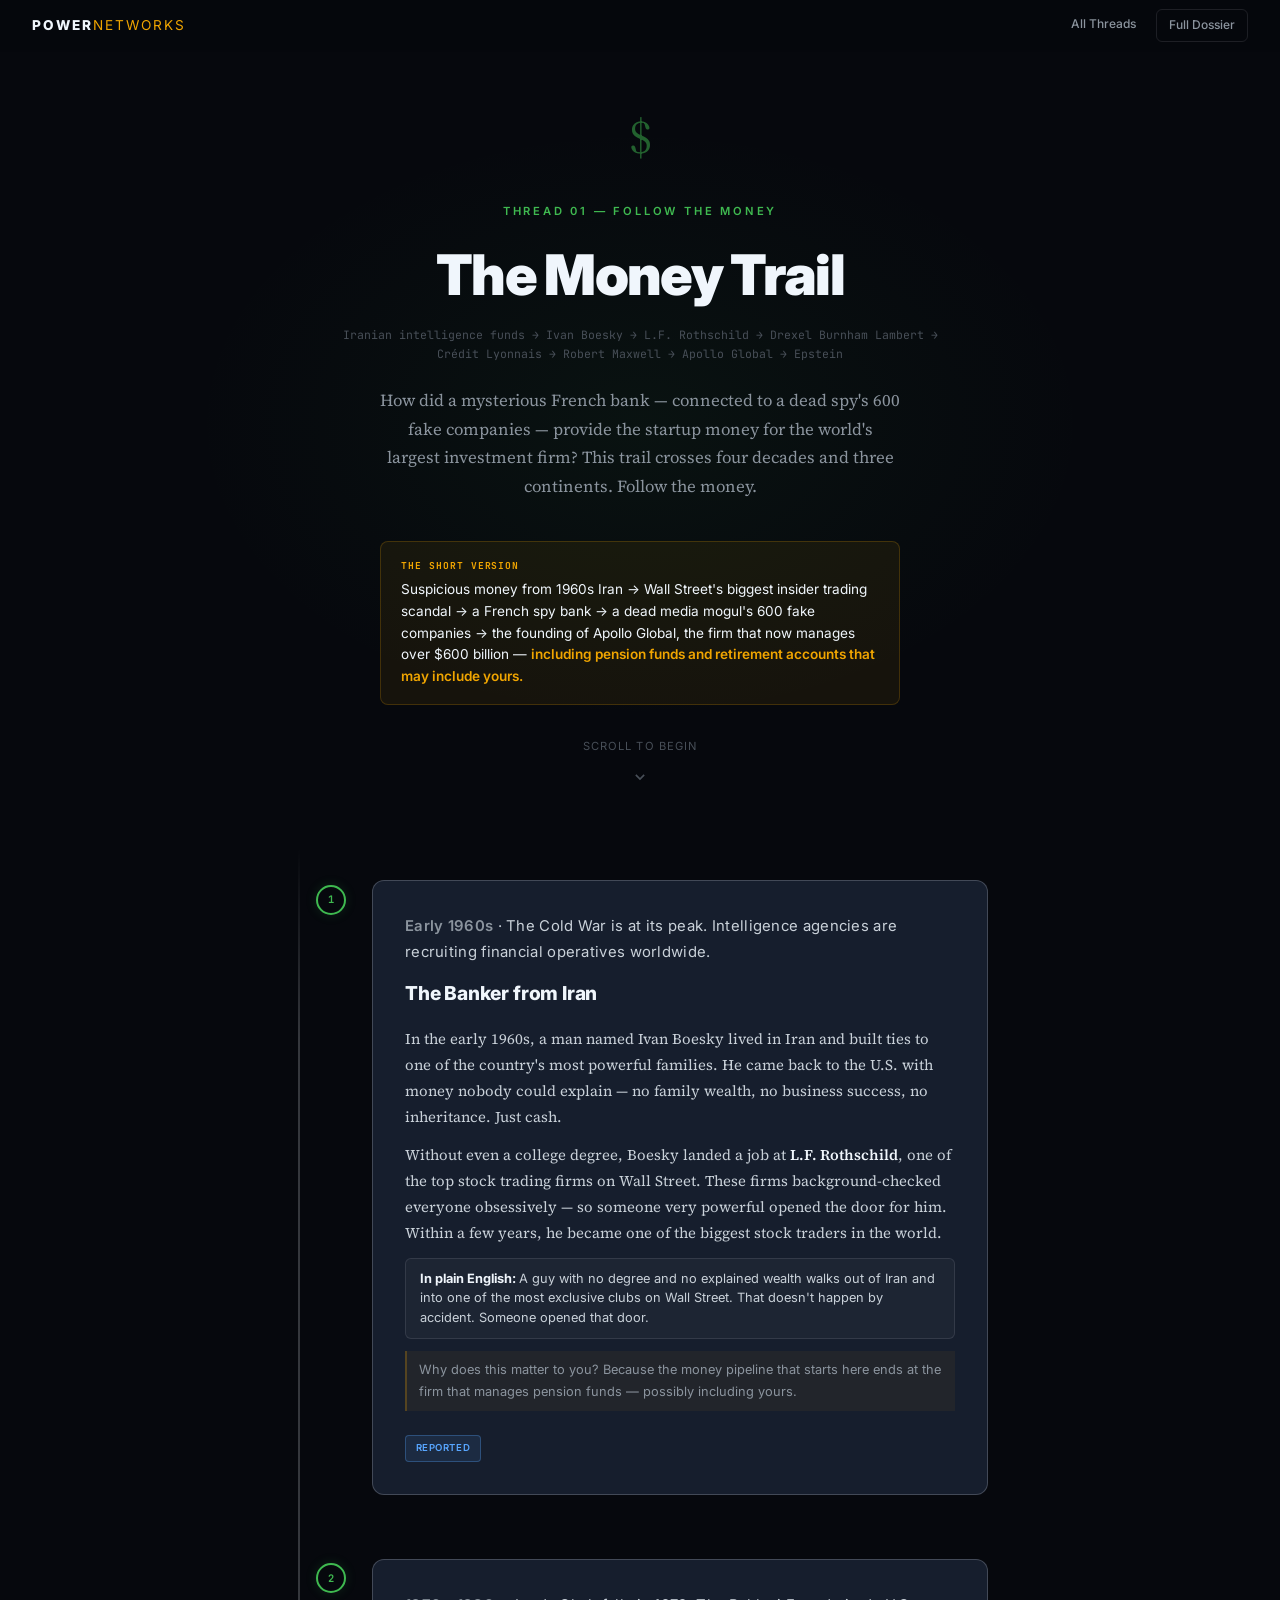
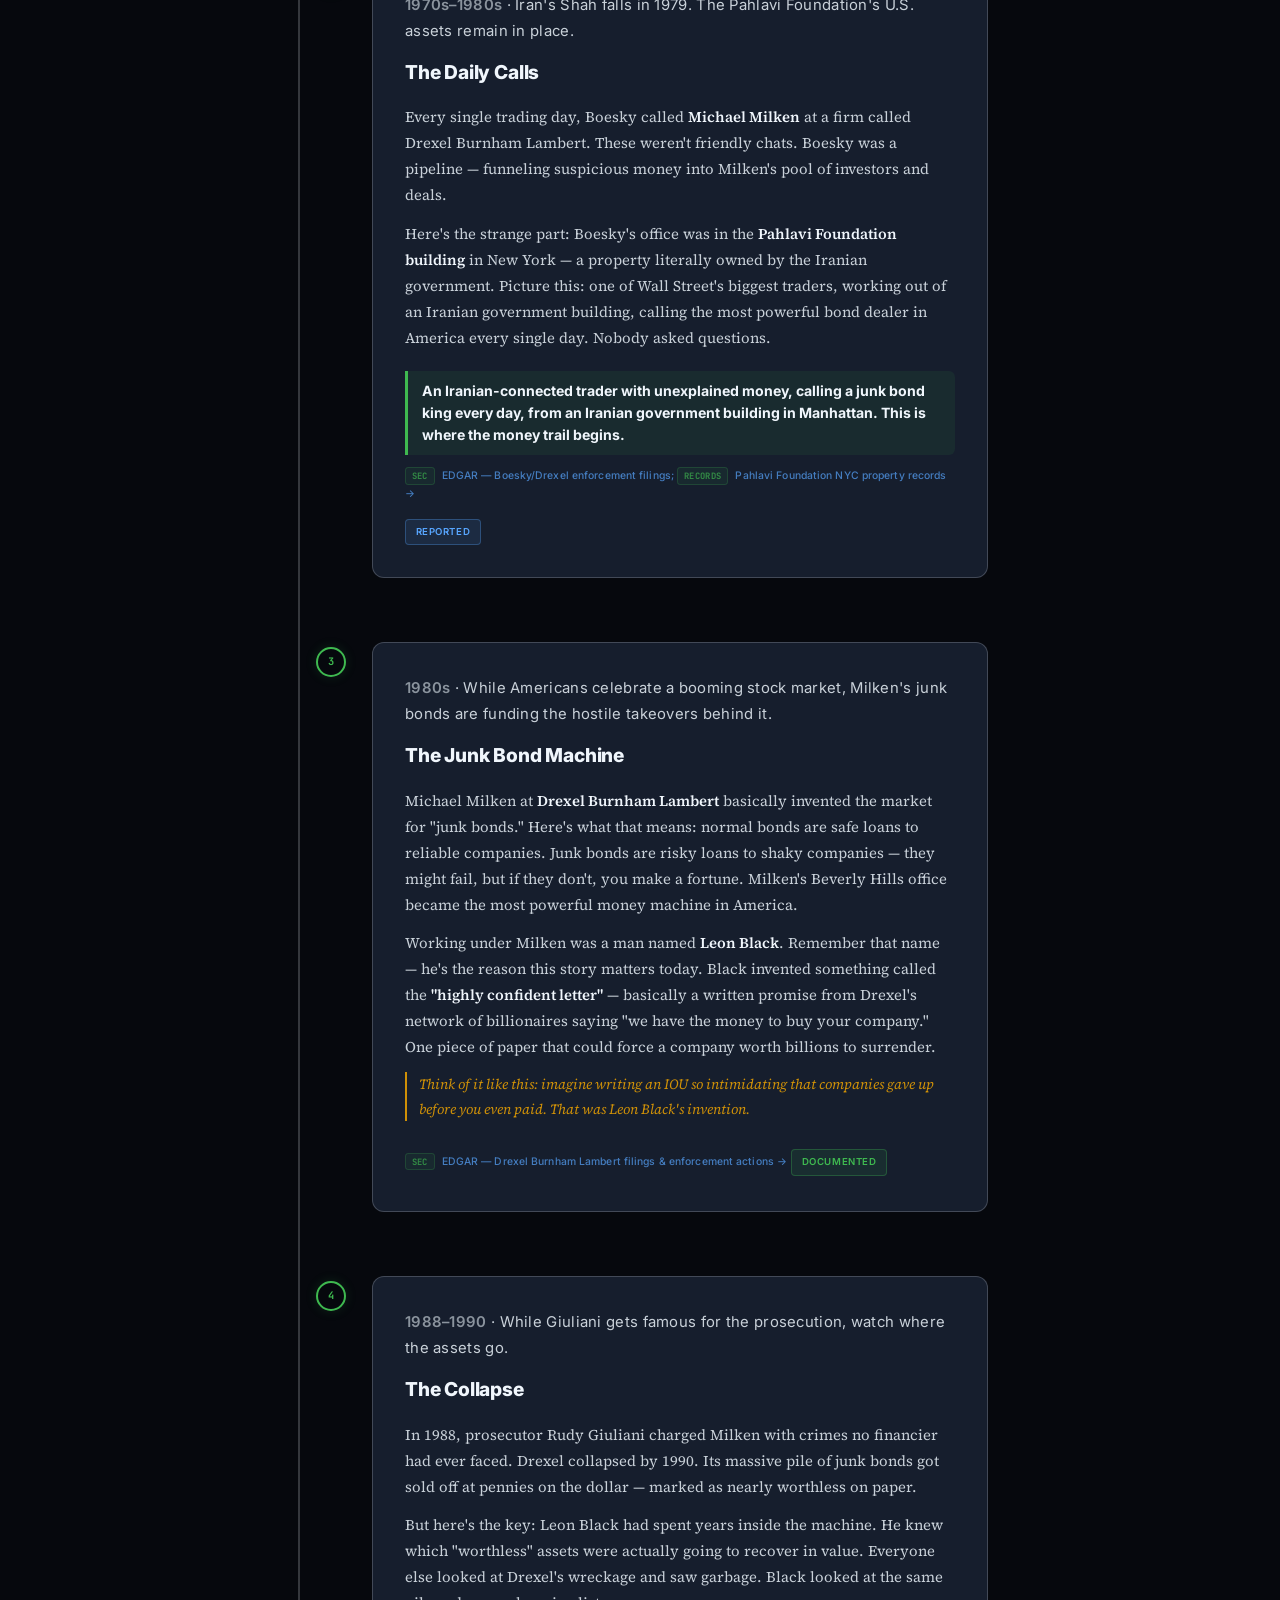
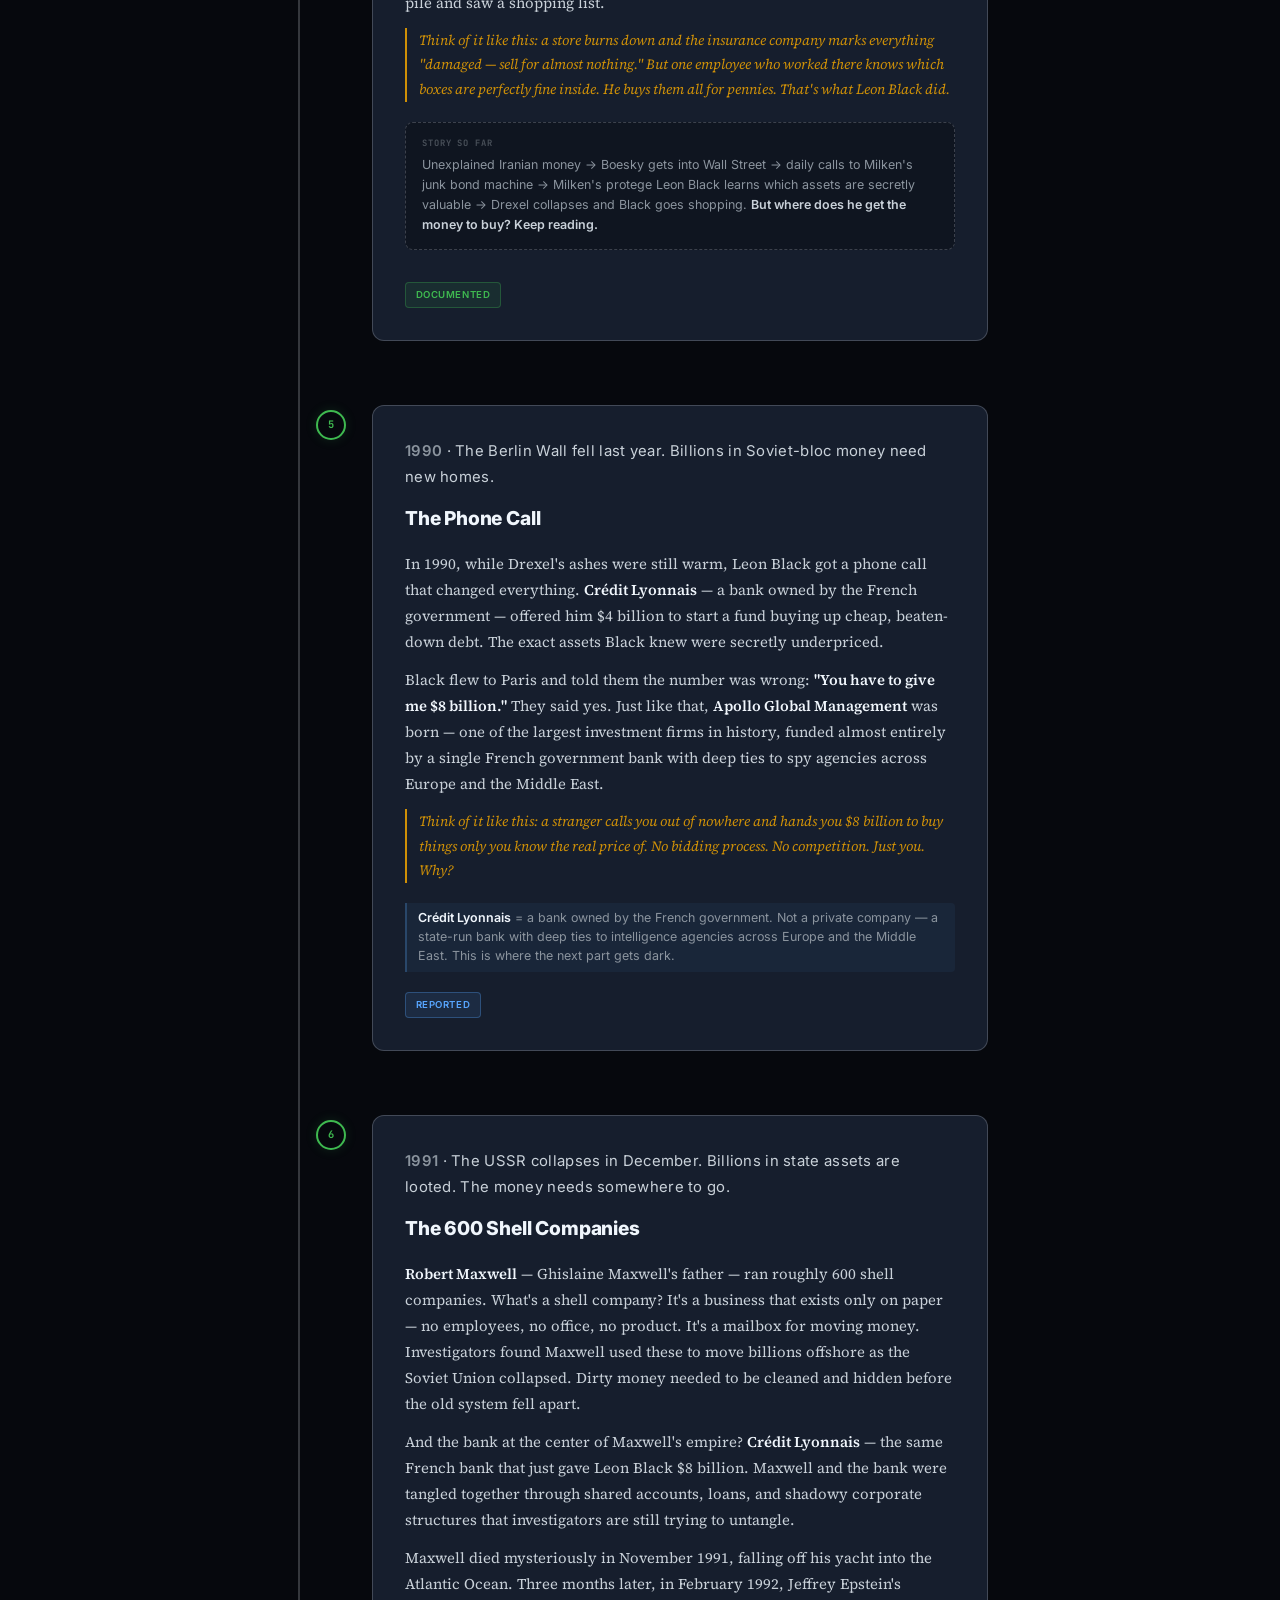
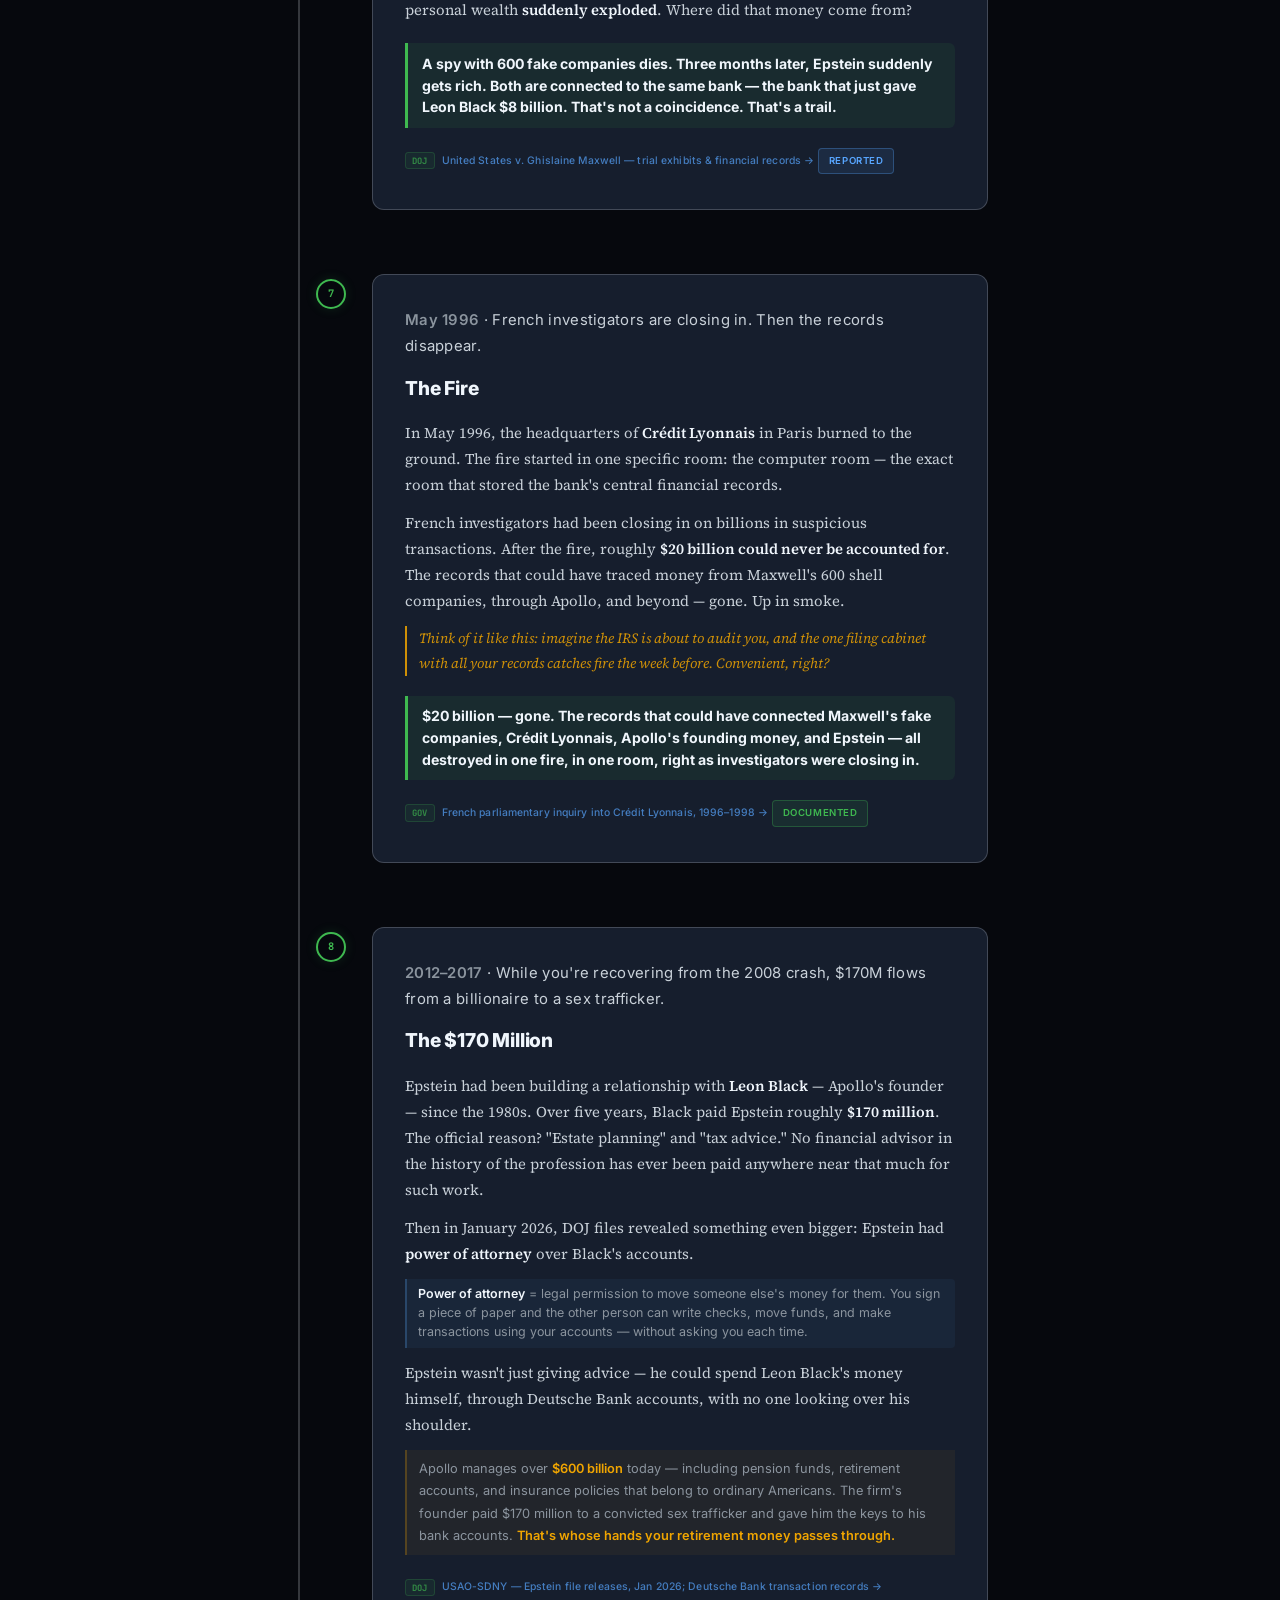
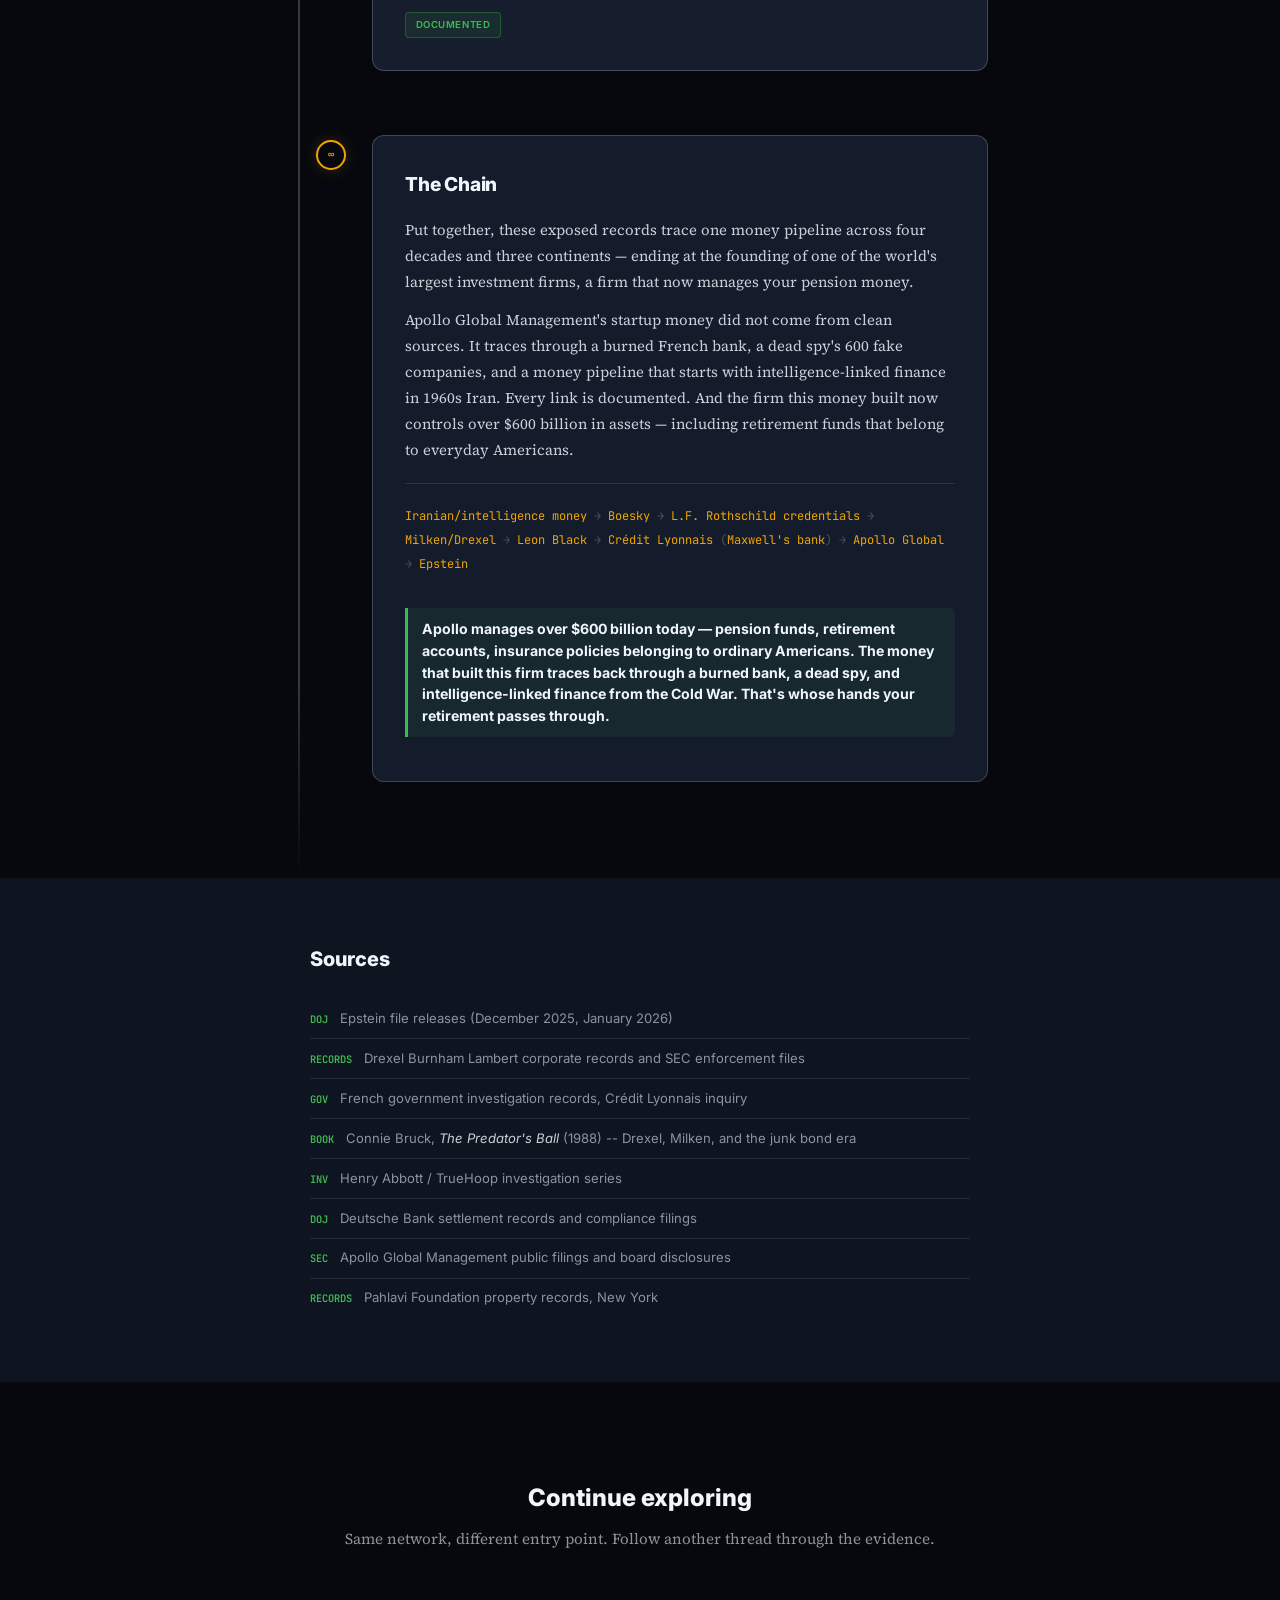
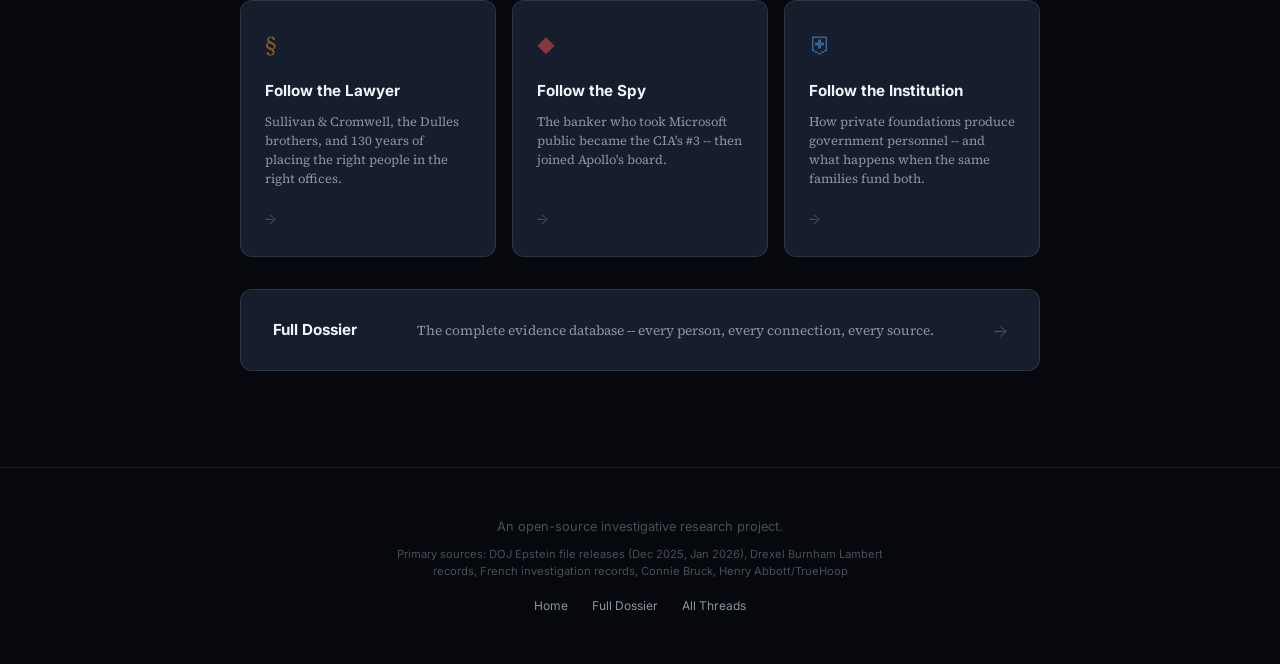
<file: thread-money.html>
<!DOCTYPE html>
<html lang="en">
<head>
  <meta charset="UTF-8">
  <meta name="viewport" content="width=device-width, initial-scale=1.0">
  <title>Follow the Money — Power Networks</title>
  <meta name="description" content="Trace the money trail from Iranian intelligence funds through Wall Street to the founding of the world's largest private equity firm. Every step is sourced.">
  <meta property="og:title" content="Follow the Money — Power Networks">
  <meta property="og:description" content="Iranian intelligence funds, a junk bond empire, a dead spy's shell companies, and a burned French bank. Follow the money.">
  <meta property="og:type" content="article">
  <link rel="preconnect" href="https://fonts.googleapis.com">
  <link rel="preconnect" href="https://fonts.gstatic.com" crossorigin>
  <link href="https://fonts.googleapis.com/css2?family=Source+Serif+4:ital,opsz,wght@0,8..60,300..900;1,8..60,300..900&family=Inter:wght@300;400;500;600;700;800;900&family=JetBrains+Mono:wght@400;500&display=swap" rel="stylesheet">
  <link rel="stylesheet" href="narrative.css">
  <style>
    /* ============================================
       THREAD PAGE — Timeline Scrollytelling
       ============================================ */

    .thread-hero {
      min-height: 80vh;
      display: flex;
      align-items: center;
      justify-content: center;
      text-align: center;
      padding: 6rem 2rem 4rem;
      position: relative;
    }

    .thread-hero::before {
      content: '';
      position: absolute;
      inset: 0;
      background:
        radial-gradient(ellipse 50% 50% at 50% 50%, rgba(63, 185, 80, 0.06) 0%, transparent 70%);
      pointer-events: none;
    }

    .thread-hero-content {
      position: relative;
      z-index: 1;
      max-width: 640px;
    }

    .thread-hero-icon {
      font-size: 3rem;
      color: var(--green);
      opacity: 0.5;
      margin-bottom: 1.5rem;
    }

    .thread-hero-kicker {
      font-family: var(--font-sans);
      font-size: 0.7rem;
      font-weight: 600;
      letter-spacing: 0.25em;
      text-transform: uppercase;
      color: var(--green);
      margin-bottom: 1.5rem;
    }

    .thread-hero h1 {
      font-family: var(--font-sans);
      font-size: clamp(2.2rem, 6vw, 3.5rem);
      font-weight: 900;
      line-height: 1.1;
      letter-spacing: -0.03em;
      color: var(--text-bright);
      margin-bottom: 1.25rem;
    }

    .thread-hero-path {
      font-family: var(--font-mono);
      font-size: 0.72rem;
      color: var(--text-muted);
      line-height: 1.6;
      margin-bottom: 1.5rem;
    }

    .thread-hero-sub {
      font-size: 1.05rem;
      color: var(--text-dim);
      line-height: 1.7;
      max-width: 520px;
      margin: 0 auto 2.5rem;
    }

    /* ── TIMELINE ── */

    .timeline-section {
      padding: 2rem 2rem 6rem;
      max-width: 760px;
      margin: 0 auto;
      position: relative;
    }

    .timeline-section::before {
      content: '';
      position: absolute;
      top: 0;
      left: 38px;
      width: 2px;
      height: 100%;
      background: linear-gradient(
        to bottom,
        transparent 0%,
        var(--border-bright) 3%,
        var(--border-bright) 97%,
        transparent 100%
      );
    }

    .timeline-step {
      position: relative;
      padding-left: 80px;
      padding-bottom: 4rem;
      opacity: 0;
      transform: translateY(24px);
      transition: opacity 600ms ease, transform 600ms ease;
    }

    .timeline-step.visible {
      opacity: 1;
      transform: translateY(0);
    }

    .timeline-step:last-child {
      padding-bottom: 0;
    }

    .timeline-marker {
      position: absolute;
      left: 24px;
      top: 0.3rem;
      width: 30px;
      height: 30px;
      border-radius: 50%;
      background: var(--bg);
      border: 2px solid var(--border-bright);
      display: flex;
      align-items: center;
      justify-content: center;
      font-family: var(--font-mono);
      font-size: 0.65rem;
      font-weight: 700;
      color: var(--text-muted);
      z-index: 2;
      transition: all 500ms ease;
    }

    .timeline-step.visible .timeline-marker {
      border-color: var(--green);
      color: var(--green);
      box-shadow: 0 0 12px rgba(63, 185, 80, 0.15);
    }

    .timeline-card {
      background: var(--bg-card);
      border: 1px solid var(--border);
      border-radius: 12px;
      padding: 2rem;
      transition: border-color 500ms ease, box-shadow 500ms ease;
    }

    .timeline-step.visible .timeline-card {
      border-color: var(--border-bright);
    }

    .timeline-card h2 {
      font-family: var(--font-sans);
      font-size: 1.2rem;
      font-weight: 800;
      color: var(--text-bright);
      margin-bottom: 1rem;
      letter-spacing: -0.01em;
    }

    .timeline-card p {
      font-size: 0.93rem;
      color: var(--text);
      margin-bottom: 0.75rem;
      line-height: 1.75;
    }

    .timeline-card p:last-of-type {
      margin-bottom: 1.25rem;
    }

    .timeline-card .evidence-tag {
      margin-top: 0.5rem;
    }

    /* Final step — chain summary */
    .timeline-step-chain .timeline-marker {
      border-color: var(--gold) !important;
      color: var(--gold) !important;
      box-shadow: 0 0 16px rgba(240, 165, 0, 0.2) !important;
    }

    .timeline-step-chain .timeline-card {
      border-color: var(--gold);
      background: var(--bg-card-active);
    }

    .chain-flow {
      font-family: var(--font-mono);
      font-size: 0.75rem;
      color: var(--gold);
      line-height: 2;
      padding: 1.25rem 0;
      border-top: 1px solid var(--border);
      margin-top: 1rem;
    }

    .chain-flow span {
      color: var(--text-muted);
    }

    /* ── SOURCES ── */

    .sources-section {
      padding: 4rem 2rem;
      background: var(--bg-surface);
    }

    .sources-container {
      max-width: 660px;
      margin: 0 auto;
    }

    .sources-section h2 {
      font-family: var(--font-sans);
      font-size: 1.25rem;
      font-weight: 800;
      color: var(--text-bright);
      margin-bottom: 1.5rem;
    }

    .sources-list {
      list-style: none;
      padding: 0;
    }

    .sources-list li {
      font-family: var(--font-sans);
      font-size: 0.82rem;
      color: var(--text-dim);
      padding: 0.6rem 0;
      border-bottom: 1px solid var(--border);
      line-height: 1.5;
    }

    .sources-list li:last-child {
      border-bottom: none;
    }

    .source-type {
      font-family: var(--font-mono);
      font-size: 0.65rem;
      font-weight: 600;
      color: var(--green);
      margin-right: 0.5rem;
    }

    /* ── CONTINUE EXPLORING ── */

    .continue-section {
      padding: 6rem 2rem;
    }

    .continue-container {
      max-width: 800px;
      margin: 0 auto;
      text-align: center;
    }

    .continue-container h2 {
      font-family: var(--font-sans);
      font-size: 1.5rem;
      font-weight: 800;
      color: var(--text-bright);
      margin-bottom: 0.5rem;
    }

    .continue-container > p {
      color: var(--text-dim);
      font-size: 0.95rem;
      margin-bottom: 3rem;
    }

    .continue-grid {
      display: grid;
      grid-template-columns: repeat(3, 1fr);
      gap: 1rem;
      text-align: left;
      margin-bottom: 2rem;
    }

    .continue-card {
      display: flex;
      flex-direction: column;
      background: var(--bg-card);
      border: 1px solid var(--border);
      border-radius: 12px;
      padding: 1.5rem;
      transition: all 300ms ease;
      color: var(--text);
      position: relative;
      overflow: hidden;
    }

    .continue-card::before {
      content: '';
      position: absolute;
      top: 0;
      left: 0;
      right: 0;
      height: 3px;
      opacity: 0;
      transition: opacity 300ms ease;
    }

    .continue-card.thread-lawyer::before { background: var(--gold); }
    .continue-card.thread-spy::before { background: var(--red); }
    .continue-card.thread-institution::before { background: var(--blue); }

    .continue-card:hover {
      border-color: var(--border-bright);
      transform: translateY(-2px);
      box-shadow: 0 8px 30px rgba(0,0,0,0.35);
    }

    .continue-card:hover::before { opacity: 1; }

    .continue-icon {
      font-size: 1.5rem;
      margin-bottom: 0.75rem;
      opacity: 0.5;
    }

    .continue-card.thread-lawyer .continue-icon { color: var(--gold); }
    .continue-card.thread-spy .continue-icon { color: var(--red); }
    .continue-card.thread-institution .continue-icon { color: var(--blue); }

    .continue-card h3 {
      font-family: var(--font-sans);
      font-size: 0.95rem;
      font-weight: 700;
      color: var(--text-bright);
      margin-bottom: 0.5rem;
    }

    .continue-card p {
      font-size: 0.8rem;
      color: var(--text-dim);
      line-height: 1.5;
      flex-grow: 1;
    }

    .continue-arrow {
      font-size: 1rem;
      color: var(--text-muted);
      margin-top: 1rem;
      transition: all 200ms ease;
    }

    .continue-card:hover .continue-arrow {
      color: var(--text-bright);
      transform: translateX(4px);
    }

    /* ── RESPONSIVE ── */

    @media (max-width: 900px) {
      .continue-grid {
        grid-template-columns: 1fr;
      }
    }

    @media (max-width: 600px) {
      .timeline-section::before {
        left: 22px;
      }

      .timeline-step {
        padding-left: 54px;
        padding-bottom: 2.5rem;
      }

      .timeline-marker {
        left: 8px;
        width: 26px;
        height: 26px;
        font-size: 0.6rem;
      }

      .timeline-card {
        padding: 1.25rem;
      }

      .timeline-card h2 {
        font-size: 1.05rem;
      }

      .timeline-card p {
        font-size: 0.87rem;
      }

      .thread-hero {
        min-height: 70vh;
        padding: 5rem 1.25rem 3rem;
      }

      .continue-section {
        padding: 4rem 1.25rem;
      }

      .sources-section {
        padding: 3rem 1.25rem;
      }
    }
  </style>
</head>
<body>

  <!-- PROGRESS BAR -->
  <div id="progress-bar" aria-hidden="true"></div>

  <!-- MINIMAL NAV -->
  <nav id="nav">
    <a href="index.html" class="nav-logo">POWER<span>NETWORKS</span></a>
    <div class="nav-right">
      <a href="index.html#threads" class="nav-link">All Threads</a>
      <a href="dossier.html" class="nav-link nav-dossier">Full Dossier</a>
    </div>
  </nav>

  <!-- ============================================
       HERO
       ============================================ -->

  <section class="thread-hero">
    <div class="thread-hero-content">
      <div class="thread-hero-icon">$</div>
      <p class="thread-hero-kicker">Thread 01 &mdash; Follow the Money</p>
      <h1>The Money Trail</h1>
      <p class="thread-hero-path">Iranian intelligence funds &rarr; Ivan Boesky &rarr; L.F. Rothschild &rarr; Drexel Burnham Lambert &rarr; Cr&eacute;dit Lyonnais &rarr; Robert Maxwell &rarr; Apollo Global &rarr; Epstein</p>
      <p class="thread-hero-sub">How did a mysterious French bank — connected to a dead spy's 600 fake companies — provide the startup money for the world's largest investment firm? This trail crosses four decades and three continents. Follow the money.</p>
      <div class="tldr-box" style="text-align:left; max-width:520px; margin:0 auto 2rem;">
        <span class="tldr-label">THE SHORT VERSION</span>
        Suspicious money from 1960s Iran &rarr; Wall Street's biggest insider trading scandal &rarr; a French spy bank &rarr; a dead media mogul's 600 fake companies &rarr; the founding of Apollo Global, the firm that now manages over $600 billion — <strong>including pension funds and retirement accounts that may include yours.</strong>
      </div>
      <div class="scroll-prompt">
        <span>Scroll to begin</span>
        <svg width="20" height="20" viewBox="0 0 24 24" fill="none" stroke="currentColor" stroke-width="2"><path d="M7 13l5 5 5-5"/></svg>
      </div>
    </div>
  </section>

  <!-- ============================================
       TIMELINE STEPS
       ============================================ -->

  <section class="timeline-section" id="timeline">

    <!-- STEP 1 -->
    <div class="timeline-step" data-step="1">
      <div class="timeline-marker">1</div>
      <div class="timeline-card">
        <p class="timeline-anchor"><strong>Early 1960s</strong> · The Cold War is at its peak. Intelligence agencies are recruiting financial operatives worldwide.</p>
        <h2>The Banker from Iran</h2>
        <p>In the early 1960s, a man named Ivan Boesky lived in Iran and built ties to one of the country's most powerful families. He came back to the U.S. with money nobody could explain — no family wealth, no business success, no inheritance. Just cash.</p>
        <p>Without even a college degree, Boesky landed a job at <strong>L.F. Rothschild</strong>, one of the top stock trading firms on Wall Street. These firms background-checked everyone obsessively — so someone very powerful opened the door for him. Within a few years, he became one of the biggest stock traders in the world.</p>
        <div class="plain-english">A guy with no degree and no explained wealth walks out of Iran and into one of the most exclusive clubs on Wall Street. That doesn't happen by accident. Someone opened that door.</div>
        <p class="why-matters">Why does this matter to you? Because the money pipeline that starts here ends at the firm that manages pension funds — possibly including yours.</p>
        <div class="evidence-tag reported">REPORTED</div>
      </div>
    </div>

    <!-- STEP 2 -->
    <div class="timeline-step" data-step="2">
      <div class="timeline-marker">2</div>
      <div class="timeline-card">
        <p class="timeline-anchor"><strong>1970s–1980s</strong> · Iran's Shah falls in 1979. The Pahlavi Foundation's U.S. assets remain in place.</p>
        <h2>The Daily Calls</h2>
        <p>Every single trading day, Boesky called <strong>Michael Milken</strong> at a firm called Drexel Burnham Lambert. These weren't friendly chats. Boesky was a pipeline — funneling suspicious money into Milken's pool of investors and deals.</p>
        <p>Here's the strange part: Boesky's office was in the <strong>Pahlavi Foundation building</strong> in New York — a property literally owned by the Iranian government. Picture this: one of Wall Street's biggest traders, working out of an Iranian government building, calling the most powerful bond dealer in America every single day. Nobody asked questions.</p>
        <div class="key-insight">An Iranian-connected trader with unexplained money, calling a junk bond king every day, from an Iranian government building in Manhattan. This is where the money trail begins.</div>
        <a class="source-link" href="https://www.sec.gov/cgi-bin/browse-edgar" target="_blank" rel="noopener"><span class="source-doc-type">SEC</span> EDGAR — Boesky/Drexel enforcement filings; <span class="source-doc-type">RECORDS</span> Pahlavi Foundation NYC property records &rarr;</a>
        <div class="evidence-tag reported">REPORTED</div>
      </div>
    </div>

    <!-- STEP 3 -->
    <div class="timeline-step" data-step="3">
      <div class="timeline-marker">3</div>
      <div class="timeline-card">
        <p class="timeline-anchor"><strong>1980s</strong> · While Americans celebrate a booming stock market, Milken's junk bonds are funding the hostile takeovers behind it.</p>
        <h2>The Junk Bond Machine</h2>
        <p>Michael Milken at <strong>Drexel Burnham Lambert</strong> basically invented the market for "junk bonds." Here's what that means: normal bonds are safe loans to reliable companies. Junk bonds are risky loans to shaky companies — they might fail, but if they don't, you make a fortune. Milken's Beverly Hills office became the most powerful money machine in America.</p>
        <p>Working under Milken was a man named <strong>Leon Black</strong>. Remember that name — he's the reason this story matters today. Black invented something called the <strong>"highly confident letter"</strong> — basically a written promise from Drexel's network of billionaires saying "we have the money to buy your company." One piece of paper that could force a company worth billions to surrender.</p>
        <p class="analogy">Think of it like this: imagine writing an IOU so intimidating that companies gave up before you even paid. That was Leon Black's invention.</p>
        <a class="source-link" href="https://www.sec.gov/cgi-bin/browse-edgar" target="_blank" rel="noopener"><span class="source-doc-type">SEC</span> EDGAR — Drexel Burnham Lambert filings &amp; enforcement actions &rarr;</a>
        <div class="evidence-tag documented">DOCUMENTED</div>
      </div>
    </div>

    <!-- STEP 4 -->
    <div class="timeline-step" data-step="4">
      <div class="timeline-marker">4</div>
      <div class="timeline-card">
        <p class="timeline-anchor"><strong>1988–1990</strong> · While Giuliani gets famous for the prosecution, watch where the assets go.</p>
        <h2>The Collapse</h2>
        <p>In 1988, prosecutor Rudy Giuliani charged Milken with crimes no financier had ever faced. Drexel collapsed by 1990. Its massive pile of junk bonds got sold off at pennies on the dollar — marked as nearly worthless on paper.</p>
        <p>But here's the key: Leon Black had spent years inside the machine. He knew which "worthless" assets were actually going to recover in value. Everyone else looked at Drexel's wreckage and saw garbage. Black looked at the same pile and saw a shopping list.</p>
        <p class="analogy">Think of it like this: a store burns down and the insurance company marks everything "damaged — sell for almost nothing." But one employee who worked there knows which boxes are perfectly fine inside. He buys them all for pennies. That's what Leon Black did.</p>
        <div class="recap-box">
          <span class="recap-label">STORY SO FAR</span>
          Unexplained Iranian money &rarr; Boesky gets into Wall Street &rarr; daily calls to Milken's junk bond machine &rarr; Milken's protege Leon Black learns which assets are secretly valuable &rarr; Drexel collapses and Black goes shopping. <strong>But where does he get the money to buy? Keep reading.</strong>
        </div>
        <div class="evidence-tag documented">DOCUMENTED</div>
      </div>
    </div>

    <!-- STEP 5 -->
    <div class="timeline-step" data-step="5">
      <div class="timeline-marker">5</div>
      <div class="timeline-card">
        <p class="timeline-anchor"><strong>1990</strong> · The Berlin Wall fell last year. Billions in Soviet-bloc money need new homes.</p>
        <h2>The Phone Call</h2>
        <p>In 1990, while Drexel's ashes were still warm, Leon Black got a phone call that changed everything. <strong>Cr&eacute;dit Lyonnais</strong> — a bank owned by the French government — offered him $4 billion to start a fund buying up cheap, beaten-down debt. The exact assets Black knew were secretly underpriced.</p>
        <p>Black flew to Paris and told them the number was wrong: <strong>"You have to give me $8 billion."</strong> They said yes. Just like that, <strong>Apollo Global Management</strong> was born — one of the largest investment firms in history, funded almost entirely by a single French government bank with deep ties to spy agencies across Europe and the Middle East.</p>
        <p class="analogy">Think of it like this: a stranger calls you out of nowhere and hands you $8 billion to buy things only you know the real price of. No bidding process. No competition. Just you. Why?</p>
        <div class="term-define"><strong>Cr&eacute;dit Lyonnais</strong> = a bank owned by the French government. Not a private company — a state-run bank with deep ties to intelligence agencies across Europe and the Middle East. This is where the next part gets dark.</div>
        <div class="evidence-tag reported">REPORTED</div>
      </div>
    </div>

    <!-- STEP 6 -->
    <div class="timeline-step" data-step="6">
      <div class="timeline-marker">6</div>
      <div class="timeline-card">
        <p class="timeline-anchor"><strong>1991</strong> · The USSR collapses in December. Billions in state assets are looted. The money needs somewhere to go.</p>
        <h2>The 600 Shell Companies</h2>
        <p><strong>Robert Maxwell</strong> — Ghislaine Maxwell's father — ran roughly 600 shell companies. What's a shell company? It's a business that exists only on paper — no employees, no office, no product. It's a mailbox for moving money. Investigators found Maxwell used these to move billions offshore as the Soviet Union collapsed. Dirty money needed to be cleaned and hidden before the old system fell apart.</p>
        <p>And the bank at the center of Maxwell's empire? <strong>Cr&eacute;dit Lyonnais</strong> — the same French bank that just gave Leon Black $8 billion. Maxwell and the bank were tangled together through shared accounts, loans, and shadowy corporate structures that investigators are still trying to untangle.</p>
        <p>Maxwell died mysteriously in November 1991, falling off his yacht into the Atlantic Ocean. Three months later, in February 1992, Jeffrey Epstein's personal wealth <strong>suddenly exploded</strong>. Where did that money come from?</p>
        <div class="key-insight">A spy with 600 fake companies dies. Three months later, Epstein suddenly gets rich. Both are connected to the same bank — the bank that just gave Leon Black $8 billion. That's not a coincidence. That's a trail.</div>
        <a class="source-link" href="https://www.justice.gov/usao-sdny/united-states-v-ghislaine-maxwell" target="_blank" rel="noopener"><span class="source-doc-type">DOJ</span> United States v. Ghislaine Maxwell — trial exhibits &amp; financial records &rarr;</a>
        <div class="evidence-tag reported">REPORTED</div>
      </div>
    </div>

    <!-- STEP 7 -->
    <div class="timeline-step" data-step="7">
      <div class="timeline-marker">7</div>
      <div class="timeline-card">
        <p class="timeline-anchor"><strong>May 1996</strong> · French investigators are closing in. Then the records disappear.</p>
        <h2>The Fire</h2>
        <p>In May 1996, the headquarters of <strong>Cr&eacute;dit Lyonnais</strong> in Paris burned to the ground. The fire started in one specific room: the computer room — the exact room that stored the bank's central financial records.</p>
        <p>French investigators had been closing in on billions in suspicious transactions. After the fire, roughly <strong>$20 billion could never be accounted for</strong>. The records that could have traced money from Maxwell's 600 shell companies, through Apollo, and beyond — gone. Up in smoke.</p>
        <p class="analogy">Think of it like this: imagine the IRS is about to audit you, and the one filing cabinet with all your records catches fire the week before. Convenient, right?</p>
        <div class="key-insight">$20 billion — gone. The records that could have connected Maxwell's fake companies, Cr&eacute;dit Lyonnais, Apollo's founding money, and Epstein — all destroyed in one fire, in one room, right as investigators were closing in.</div>
        <a class="source-link"><span class="source-doc-type">GOV</span> French parliamentary inquiry into Cr&eacute;dit Lyonnais, 1996–1998 &rarr;</a>
        <div class="evidence-tag documented">DOCUMENTED</div>
      </div>
    </div>

    <!-- STEP 8 -->
    <div class="timeline-step" data-step="8">
      <div class="timeline-marker">8</div>
      <div class="timeline-card">
        <p class="timeline-anchor"><strong>2012–2017</strong> · While you're recovering from the 2008 crash, $170M flows from a billionaire to a sex trafficker.</p>
        <h2>The $170 Million</h2>
        <p>Epstein had been building a relationship with <strong>Leon Black</strong> — Apollo's founder — since the 1980s. Over five years, Black paid Epstein roughly <strong>$170 million</strong>. The official reason? "Estate planning" and "tax advice." No financial advisor in the history of the profession has ever been paid anywhere near that much for such work.</p>
        <p>Then in January 2026, DOJ files revealed something even bigger: Epstein had <strong>power of attorney</strong> over Black's accounts.</p>
        <div class="term-define"><strong>Power of attorney</strong> = legal permission to move someone else's money for them. You sign a piece of paper and the other person can write checks, move funds, and make transactions using your accounts — without asking you each time.</div>
        <p>Epstein wasn't just giving advice — he could spend Leon Black's money himself, through Deutsche Bank accounts, with no one looking over his shoulder.</p>
        <p class="why-matters">Apollo manages over <strong>$600 billion</strong> today — including pension funds, retirement accounts, and insurance policies that belong to ordinary Americans. The firm's founder paid $170 million to a convicted sex trafficker and gave him the keys to his bank accounts. <strong>That's whose hands your retirement money passes through.</strong></p>
        <a class="source-link" href="https://www.justice.gov/usao-sdny/united-states-v-ghislaine-maxwell" target="_blank" rel="noopener"><span class="source-doc-type">DOJ</span> USAO-SDNY — Epstein file releases, Jan 2026; Deutsche Bank transaction records &rarr;</a>
        <div class="evidence-tag documented">DOCUMENTED</div>
      </div>
    </div>

    <!-- STEP 9 — THE CHAIN -->
    <div class="timeline-step timeline-step-chain" data-step="9">
      <div class="timeline-marker">&infin;</div>
      <div class="timeline-card">
        <h2>The Chain</h2>
        <p>Put together, these exposed records trace one money pipeline across four decades and three continents — ending at the founding of one of the world's largest investment firms, a firm that now manages your pension money.</p>
        <p>Apollo Global Management's startup money did not come from clean sources. It traces through a burned French bank, a dead spy's 600 fake companies, and a money pipeline that starts with intelligence-linked finance in 1960s Iran. Every link is documented. And the firm this money built now controls over $600 billion in assets — including retirement funds that belong to everyday Americans.</p>
        <div class="chain-flow">
          Iranian/intelligence money <span>&rarr;</span> Boesky <span>&rarr;</span> L.F. Rothschild credentials <span>&rarr;</span> Milken/Drexel <span>&rarr;</span> Leon Black <span>&rarr;</span> Cr&eacute;dit Lyonnais <span>(</span>Maxwell's bank<span>)</span> <span>&rarr;</span> Apollo Global <span>&rarr;</span> Epstein
        </div>
        <div class="key-insight">Apollo manages over $600 billion today — pension funds, retirement accounts, insurance policies belonging to ordinary Americans. The money that built this firm traces back through a burned bank, a dead spy, and intelligence-linked finance from the Cold War. That's whose hands your retirement passes through.</div>
      </div>
    </div>

  </section>

  <!-- ============================================
       SOURCES
       ============================================ -->

  <section class="sources-section">
    <div class="sources-container">
      <h2>Sources</h2>
      <ul class="sources-list">
        <li><span class="source-type">DOJ</span> Epstein file releases (December 2025, January 2026)</li>
        <li><span class="source-type">RECORDS</span> Drexel Burnham Lambert corporate records and SEC enforcement files</li>
        <li><span class="source-type">GOV</span> French government investigation records, Cr&eacute;dit Lyonnais inquiry</li>
        <li><span class="source-type">BOOK</span> Connie Bruck, <em>The Predator's Ball</em> (1988) -- Drexel, Milken, and the junk bond era</li>
        <li><span class="source-type">INV</span> Henry Abbott / TrueHoop investigation series</li>
        <li><span class="source-type">DOJ</span> Deutsche Bank settlement records and compliance filings</li>
        <li><span class="source-type">SEC</span> Apollo Global Management public filings and board disclosures</li>
        <li><span class="source-type">RECORDS</span> Pahlavi Foundation property records, New York</li>
      </ul>
    </div>
  </section>

  <!-- ============================================
       CONTINUE EXPLORING
       ============================================ -->

  <section class="continue-section">
    <div class="continue-container">
      <h2>Continue exploring</h2>
      <p>Same network, different entry point. Follow another thread through the evidence.</p>

      <div class="continue-grid">

        <a href="thread-lawyer.html" class="continue-card thread-lawyer">
          <div class="continue-icon">&sect;</div>
          <h3>Follow the Lawyer</h3>
          <p>Sullivan & Cromwell, the Dulles brothers, and 130 years of placing the right people in the right offices.</p>
          <div class="continue-arrow">&rarr;</div>
        </a>

        <a href="thread-spy.html" class="continue-card thread-spy">
          <div class="continue-icon">&#9670;</div>
          <h3>Follow the Spy</h3>
          <p>The banker who took Microsoft public became the CIA's #3 -- then joined Apollo's board.</p>
          <div class="continue-arrow">&rarr;</div>
        </a>

        <a href="thread-institution.html" class="continue-card thread-institution">
          <div class="continue-icon">&#9960;</div>
          <h3>Follow the Institution</h3>
          <p>How private foundations produce government personnel -- and what happens when the same families fund both.</p>
          <div class="continue-arrow">&rarr;</div>
        </a>

      </div>

      <div class="threads-footer">
        <a href="dossier.html" class="dossier-link">
          <span class="dossier-label">Full Dossier</span>
          <span class="dossier-desc">The complete evidence database -- every person, every connection, every source.</span>
          <span class="thread-arrow">&rarr;</span>
        </a>
      </div>
    </div>
  </section>

  <!-- FOOTER -->
  <footer>
    <div class="footer-inner">
      <p>An open-source investigative research project.</p>
      <p class="footer-sources">Primary sources: DOJ Epstein file releases (Dec 2025, Jan 2026), Drexel Burnham Lambert records, French investigation records, Connie Bruck, Henry Abbott/TrueHoop</p>
      <div class="footer-links">
        <a href="index.html">Home</a>
        <a href="dossier.html">Full Dossier</a>
        <a href="index.html#threads">All Threads</a>
      </div>
    </div>
  </footer>

  <!-- ============================================
       INLINE JS — Progress bar, nav, scroll reveal
       ============================================ -->
  <script>
  (function () {
    'use strict';

    // Progress bar
    var bar = document.getElementById('progress-bar');
    window.addEventListener('scroll', function () {
      var scrollTop = window.scrollY;
      var docHeight = document.documentElement.scrollHeight - window.innerHeight;
      var pct = docHeight > 0 ? (scrollTop / docHeight) * 100 : 0;
      bar.style.width = pct + '%';
    }, { passive: true });

    // Nav scroll state
    var nav = document.getElementById('nav');
    window.addEventListener('scroll', function () {
      nav.classList.toggle('scrolled', window.scrollY > 50);
    }, { passive: true });

    // Timeline step reveal on scroll
    var steps = document.querySelectorAll('.timeline-step');

    var observer = new IntersectionObserver(function (entries) {
      entries.forEach(function (entry) {
        if (entry.isIntersecting) {
          entry.target.classList.add('visible');
        }
      });
    }, {
      rootMargin: '0px 0px -12% 0px',
      threshold: 0.15
    });

    steps.forEach(function (step) {
      observer.observe(step);
    });

    // Smooth scroll for anchor links
    document.querySelectorAll('a[href^="#"]').forEach(function (a) {
      a.addEventListener('click', function (e) {
        var target = document.querySelector(a.getAttribute('href'));
        if (target) {
          e.preventDefault();
          var offset = 60;
          var y = target.getBoundingClientRect().top + window.scrollY - offset;
          window.scrollTo({ top: y, behavior: 'smooth' });
        }
      });
    });
  })();
  </script>

</body>
</html>
</file>
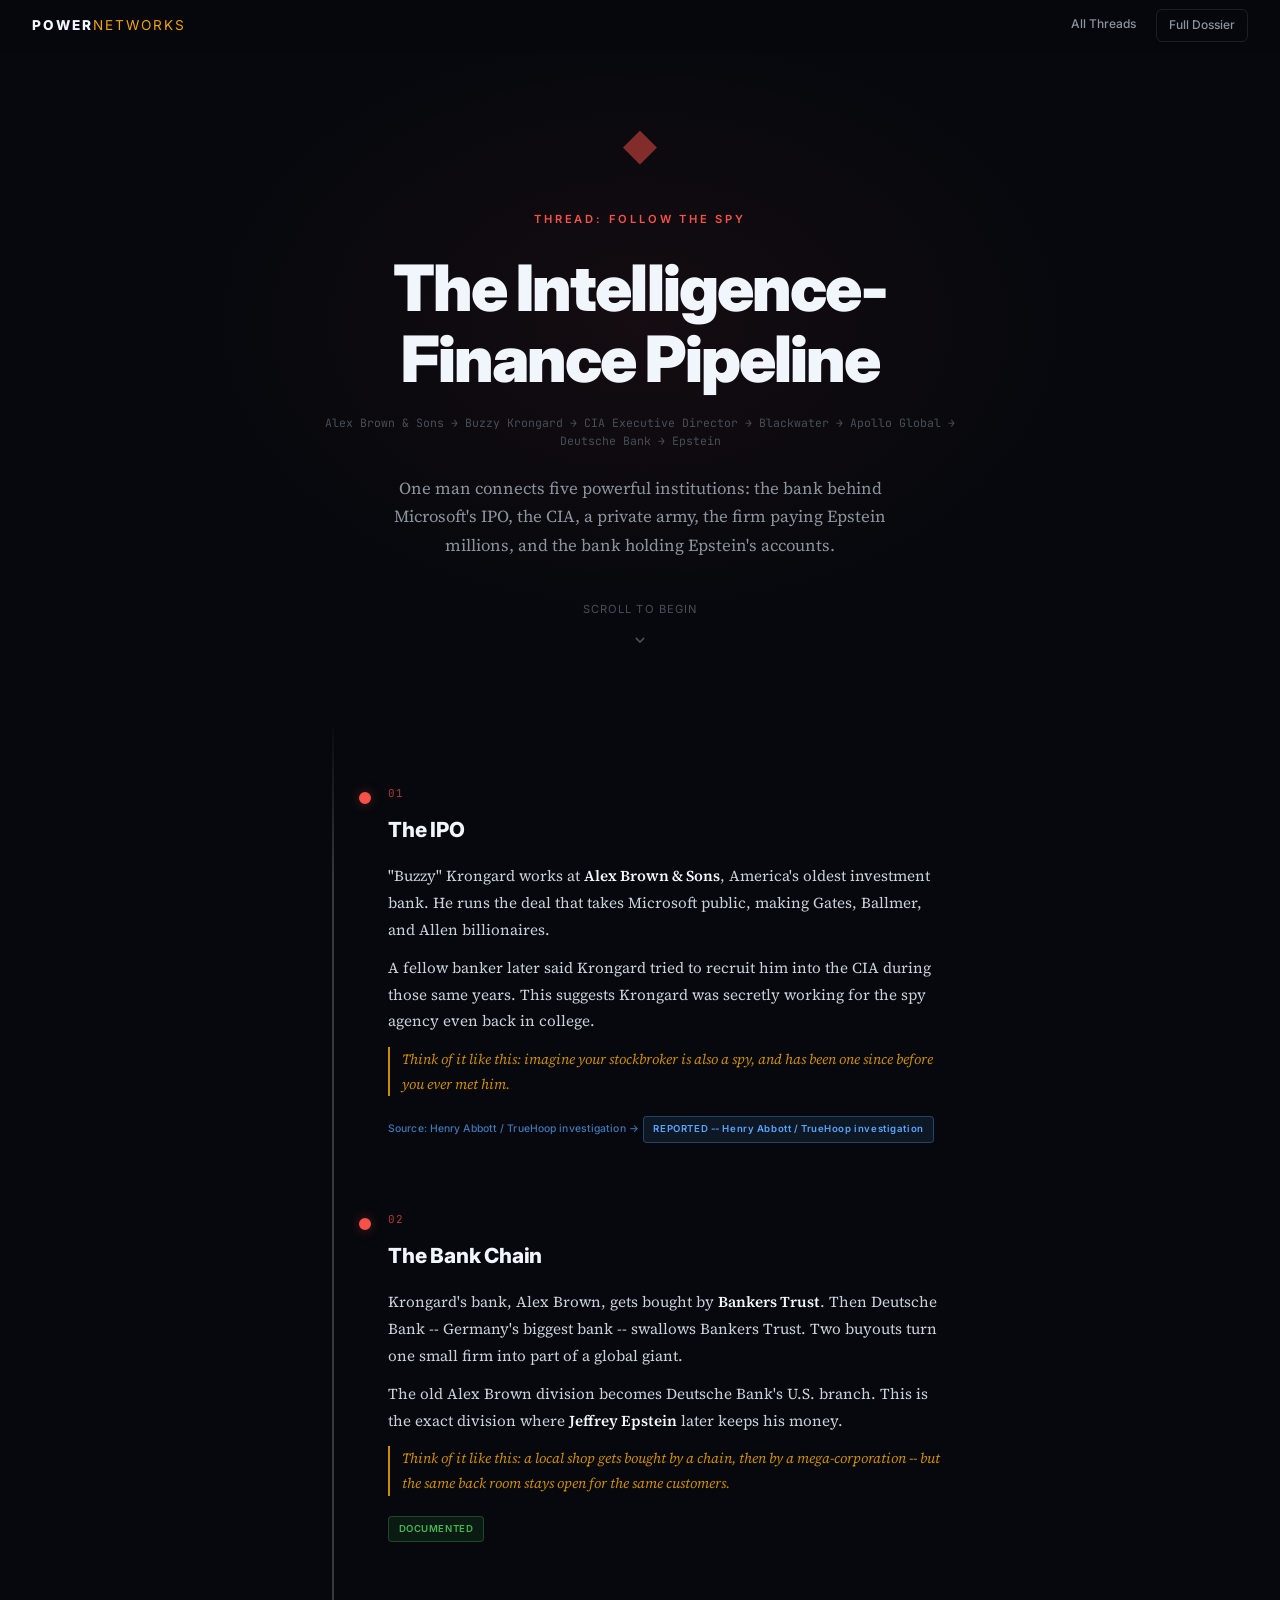
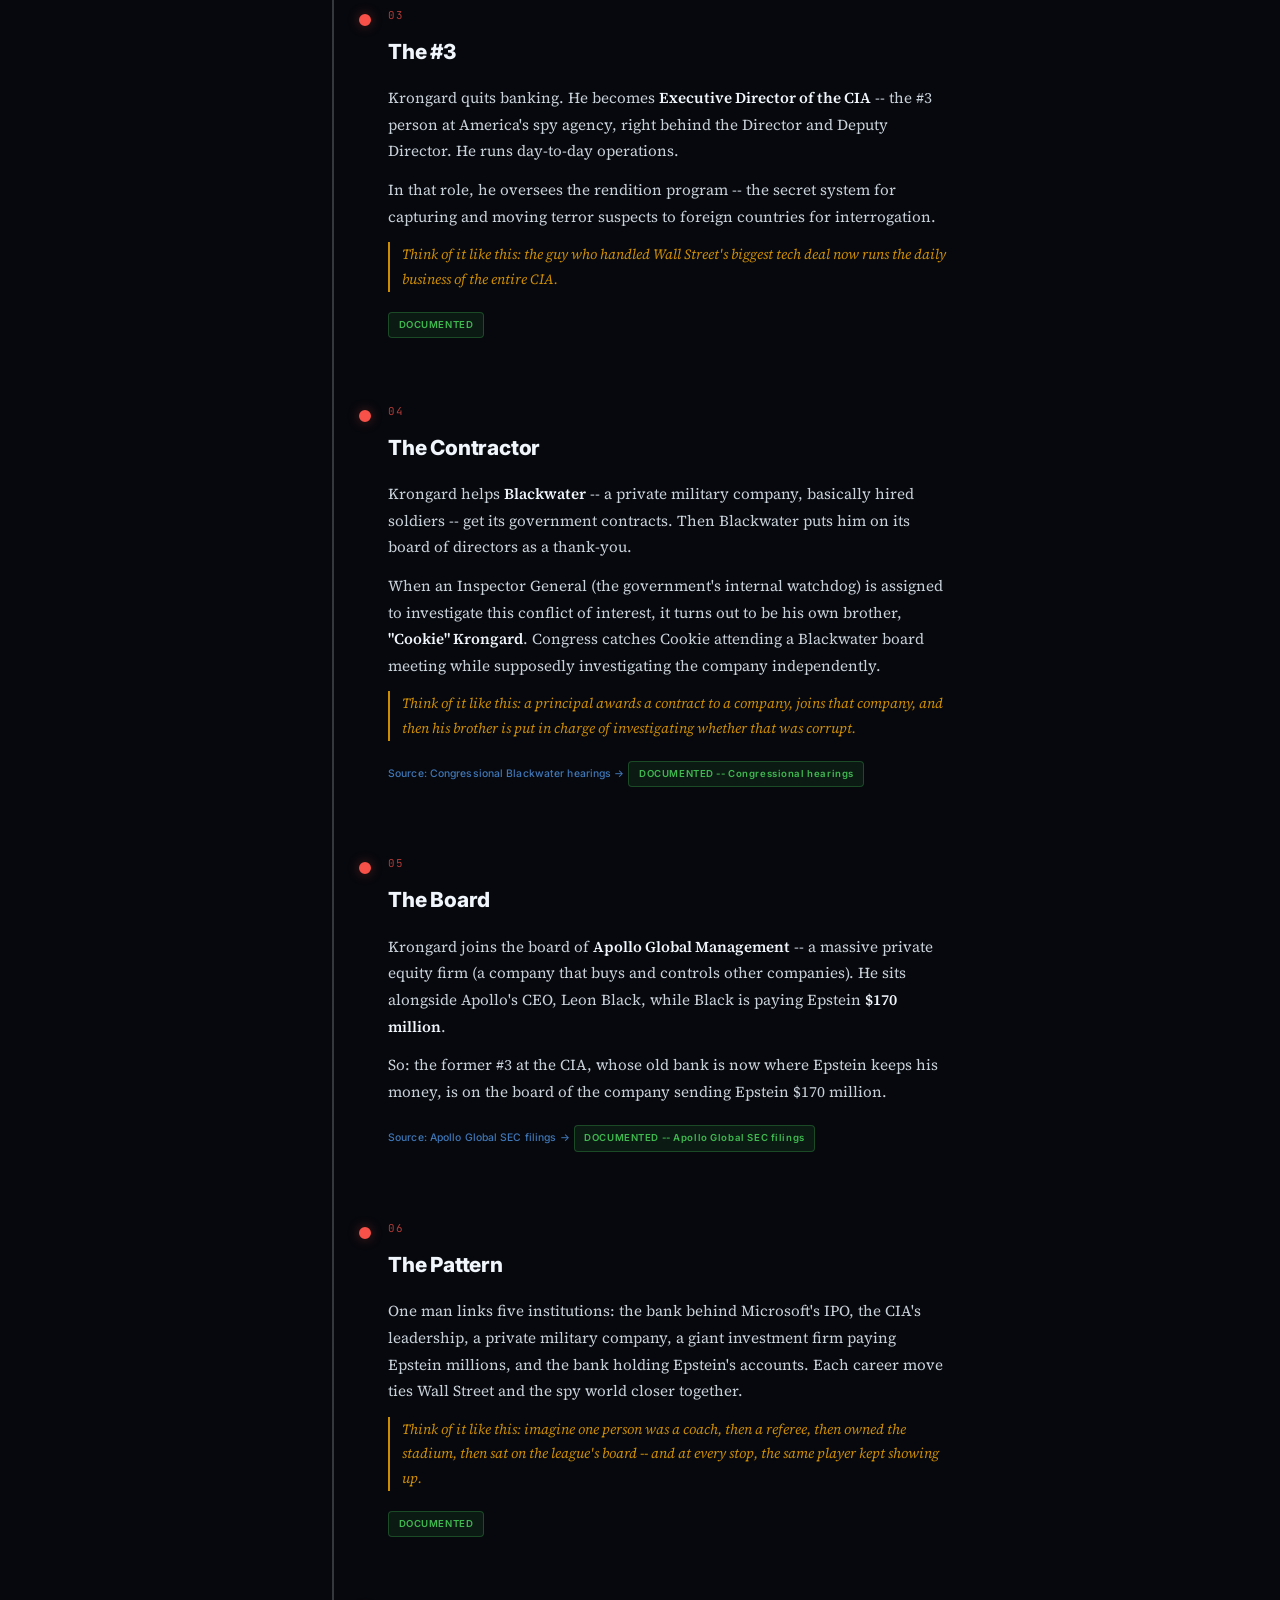
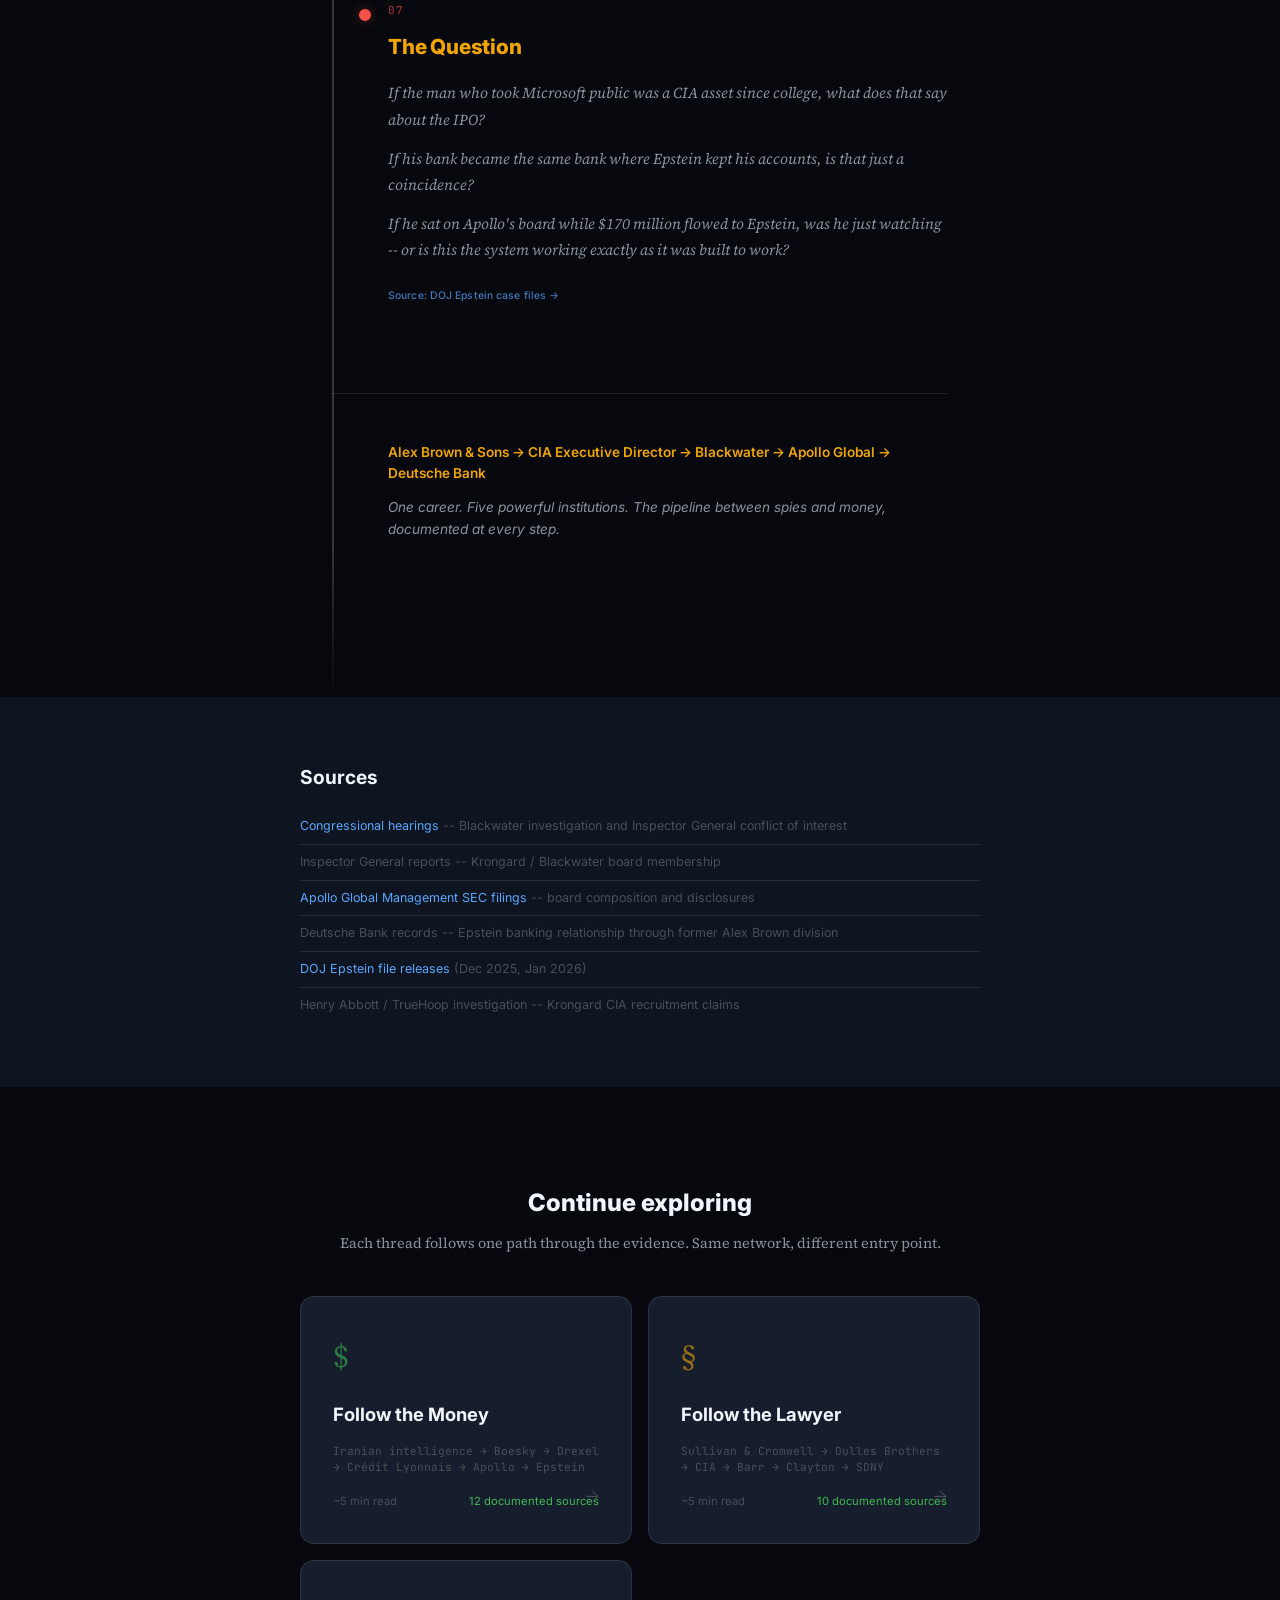
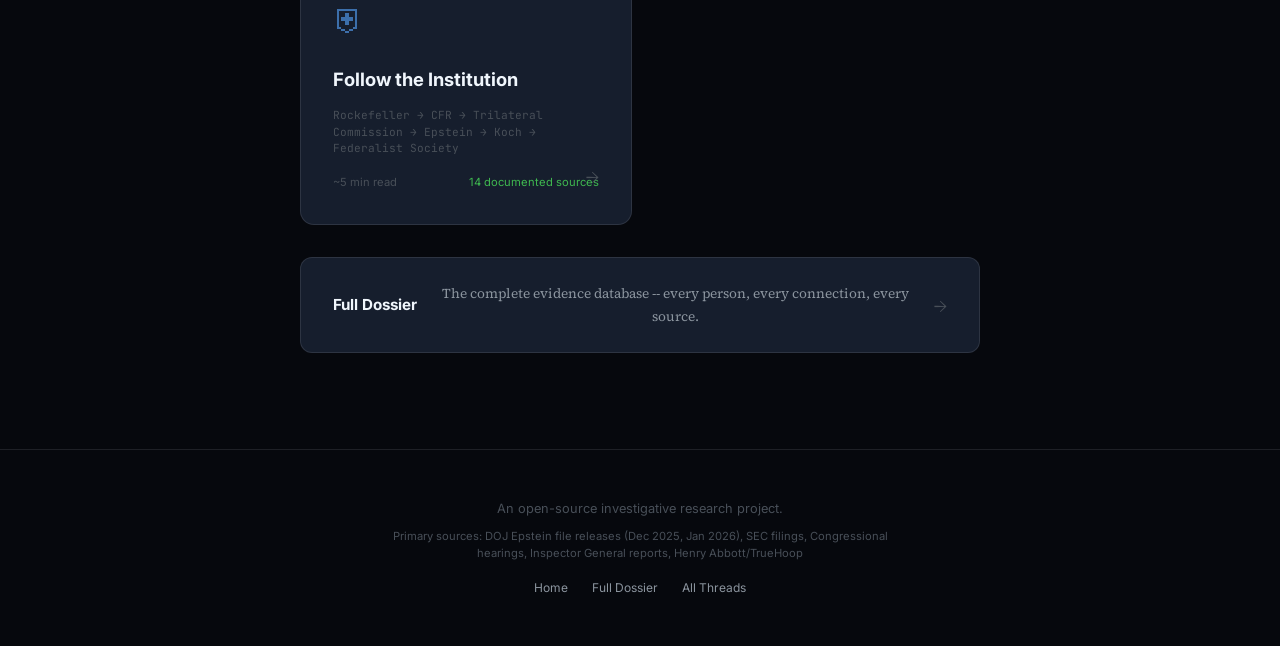
<file: thread-spy.html>
<!DOCTYPE html>
<html lang="en">
<head>
  <meta charset="UTF-8">
  <meta name="viewport" content="width=device-width, initial-scale=1.0">
  <title>Follow the Spy — Power Networks</title>
  <meta name="description" content="Tracing the intelligence-finance pipeline: Alex Brown &amp; Sons to Buzzy Krongard to CIA Executive Director to Blackwater to Apollo Global to Deutsche Bank to Epstein.">
  <meta property="og:title" content="Follow the Spy — Power Networks">
  <meta property="og:description" content="The banker who took Microsoft public became the CIA's #3. His bank became Deutsche Bank's U.S. arm. Then he joined the board of Apollo Global. Coincidence?">
  <meta property="og:type" content="article">
  <link rel="preconnect" href="https://fonts.googleapis.com">
  <link rel="preconnect" href="https://fonts.gstatic.com" crossorigin>
  <link href="https://fonts.googleapis.com/css2?family=Source+Serif+4:ital,opsz,wght@0,8..60,300..900;1,8..60,300..900&family=Inter:wght@300;400;500;600;700;800;900&family=JetBrains+Mono:wght@400;500&display=swap" rel="stylesheet">
  <link rel="stylesheet" href="narrative.css">
  <style>
    /* ============================================
       THREAD-SPY — Vertical Timeline Overrides
       Pure narrative scrollytelling, no SVG map
       ============================================ */

    .thread-hero {
      min-height: 80vh;
      display: flex;
      align-items: center;
      justify-content: center;
      text-align: center;
      padding: 6rem 2rem 4rem;
      position: relative;
    }

    .thread-hero::before {
      content: '';
      position: absolute;
      inset: 0;
      background:
        radial-gradient(ellipse 50% 60% at 50% 45%, rgba(248, 81, 73, 0.06) 0%, transparent 70%);
      pointer-events: none;
    }

    .thread-hero-content {
      position: relative;
      z-index: 1;
      max-width: 640px;
    }

    .thread-hero-icon {
      font-size: 3rem;
      color: var(--red);
      opacity: 0.5;
      margin-bottom: 1.5rem;
    }

    .thread-hero-kicker {
      font-family: var(--font-sans);
      font-size: 0.7rem;
      font-weight: 600;
      letter-spacing: 0.25em;
      text-transform: uppercase;
      color: var(--red);
      margin-bottom: 1.5rem;
    }

    .thread-hero-content h1 {
      font-family: var(--font-sans);
      font-size: clamp(2.4rem, 6vw, 4rem);
      font-weight: 900;
      line-height: 1.1;
      letter-spacing: -0.03em;
      color: var(--text-bright);
      margin-bottom: 1.25rem;
    }

    .thread-hero-path {
      font-family: var(--font-mono);
      font-size: 0.72rem;
      color: var(--text-muted);
      line-height: 1.6;
      margin-bottom: 1.5rem;
    }

    .thread-hero-sub {
      font-size: 1.05rem;
      color: var(--text-dim);
      max-width: 520px;
      margin: 0 auto 2.5rem;
      line-height: 1.7;
    }

    /* --- VERTICAL TIMELINE --- */

    .timeline-section {
      max-width: 680px;
      margin: 0 auto;
      padding: 4rem 2rem 6rem;
      position: relative;
    }

    .timeline-section::before {
      content: '';
      position: absolute;
      top: 0;
      left: 2rem;
      width: 2px;
      height: 100%;
      background: linear-gradient(
        to bottom,
        transparent 0%,
        var(--border-bright) 5%,
        var(--border-bright) 95%,
        transparent 100%
      );
    }

    .timeline-step {
      position: relative;
      padding-left: 3.5rem;
      padding-bottom: 4rem;
      opacity: 0;
      transform: translateY(24px);
      transition: opacity 600ms ease, transform 600ms ease;
    }

    .timeline-step.visible {
      opacity: 1;
      transform: translateY(0);
    }

    .timeline-step:last-child {
      padding-bottom: 0;
    }

    /* Timeline dot */
    .timeline-step::before {
      content: '';
      position: absolute;
      left: calc(2rem - 5px);
      top: 0.5rem;
      width: 12px;
      height: 12px;
      border-radius: 50%;
      background: var(--bg);
      border: 2px solid var(--red);
      z-index: 2;
      transition: all 400ms ease;
    }

    .timeline-step.visible::before {
      background: var(--red);
      box-shadow: 0 0 12px rgba(248, 81, 73, 0.35);
    }

    .timeline-step-number {
      font-family: var(--font-mono);
      font-size: 0.68rem;
      color: var(--red);
      letter-spacing: 0.1em;
      display: block;
      margin-bottom: 0.6rem;
      opacity: 0.7;
    }

    .timeline-step h2 {
      font-family: var(--font-sans);
      font-size: 1.3rem;
      font-weight: 800;
      color: var(--text-bright);
      margin-bottom: 1rem;
      letter-spacing: -0.01em;
    }

    .timeline-step p {
      font-size: 0.95rem;
      color: var(--text);
      margin-bottom: 0.75rem;
      line-height: 1.75;
    }

    .timeline-step p:last-of-type {
      margin-bottom: 1rem;
    }

    .timeline-step .evidence-tag {
      margin-top: 0.25rem;
    }

    /* Final step — "The Question" — special treatment */
    .timeline-step-final {
      padding-left: 3.5rem;
    }

    .timeline-step-final h2 {
      color: var(--gold);
    }

    .timeline-step-final p {
      color: var(--text-dim);
      font-style: italic;
    }

    /* Punchline separator */
    .timeline-punchline {
      position: relative;
      padding-left: 3.5rem;
      padding-top: 3rem;
      padding-bottom: 3rem;
      margin-top: 1rem;
      border-top: 1px solid var(--border);
      opacity: 0;
      transform: translateY(16px);
      transition: opacity 600ms ease, transform 600ms ease;
    }

    .timeline-punchline.visible {
      opacity: 1;
      transform: translateY(0);
    }

    .timeline-punchline p {
      font-family: var(--font-sans);
      font-size: 0.85rem;
      font-weight: 600;
      color: var(--gold);
      line-height: 1.6;
      margin-bottom: 0.75rem;
    }

    .timeline-punchline .punchline-sub {
      color: var(--text-dim) !important;
      font-weight: 400 !important;
      font-style: italic;
    }

    /* --- SOURCES SECTION --- */

    .sources-section {
      padding: 4rem 2rem;
      background: var(--bg-surface);
    }

    .sources-container {
      max-width: 680px;
      margin: 0 auto;
    }

    .sources-container h2 {
      font-family: var(--font-sans);
      font-size: 1.2rem;
      font-weight: 700;
      color: var(--text-bright);
      margin-bottom: 1rem;
    }

    .sources-list {
      list-style: none;
      padding: 0;
    }

    .sources-list li {
      font-family: var(--font-sans);
      font-size: 0.78rem;
      color: var(--text-muted);
      padding: 0.5rem 0;
      border-bottom: 1px solid var(--border);
      line-height: 1.5;
    }

    .sources-list li:last-child {
      border-bottom: none;
    }

    /* --- CONTINUE EXPLORING --- */

    .continue-section {
      padding: 6rem 2rem;
    }

    .continue-container {
      max-width: 680px;
      margin: 0 auto;
      text-align: center;
    }

    .continue-container h2 {
      font-family: var(--font-sans);
      font-size: 1.5rem;
      font-weight: 800;
      color: var(--text-bright);
      margin-bottom: 0.5rem;
    }

    .continue-container > p {
      color: var(--text-dim);
      font-size: 0.9rem;
      margin-bottom: 2.5rem;
    }

    .continue-grid {
      display: grid;
      grid-template-columns: repeat(auto-fit, minmax(280px, 1fr));
      gap: 1rem;
      text-align: left;
      margin-bottom: 2rem;
    }

    /* --- RESPONSIVE --- */

    @media (max-width: 600px) {
      .timeline-section {
        padding: 3rem 1.25rem 5rem;
      }

      .timeline-section::before {
        left: 1.25rem;
      }

      .timeline-step {
        padding-left: 2.75rem;
        padding-bottom: 3rem;
      }

      .timeline-step::before {
        left: calc(1.25rem - 5px);
      }

      .timeline-punchline {
        padding-left: 2.75rem;
      }

      .thread-hero {
        min-height: 70vh;
      }

      .continue-grid {
        grid-template-columns: 1fr;
      }
    }
  </style>
</head>
<body>

  <!-- PROGRESS BAR -->
  <div id="progress-bar" aria-hidden="true"></div>

  <!-- MINIMAL NAV -->
  <nav id="nav">
    <a href="index.html" class="nav-logo">POWER<span>NETWORKS</span></a>
    <div class="nav-right">
      <a href="index.html#threads" class="nav-link">All Threads</a>
      <a href="dossier.html" class="nav-link nav-dossier">Full Dossier</a>
    </div>
  </nav>

  <!-- ============================================
       HERO
       ============================================ -->

  <section class="thread-hero">
    <div class="thread-hero-content">
      <div class="thread-hero-icon">&#9670;</div>
      <p class="thread-hero-kicker">Thread: Follow the Spy</p>
      <h1>The Intelligence-Finance Pipeline</h1>
      <p class="thread-hero-path">Alex Brown &amp; Sons &rarr; Buzzy Krongard &rarr; CIA Executive Director &rarr; Blackwater &rarr; Apollo Global &rarr; Deutsche Bank &rarr; Epstein</p>
      <p class="thread-hero-sub">One man connects five powerful institutions: the bank behind Microsoft's IPO, the CIA, a private army, the firm paying Epstein millions, and the bank holding Epstein's accounts.</p>
      <div class="scroll-prompt">
        <span>Scroll to begin</span>
        <svg width="20" height="20" viewBox="0 0 24 24" fill="none" stroke="currentColor" stroke-width="2"><path d="M7 13l5 5 5-5"/></svg>
      </div>
    </div>
  </section>

  <!-- ============================================
       VERTICAL TIMELINE
       ============================================ -->

  <section class="timeline-section" aria-label="Timeline of events">

    <!-- STEP 1 -->
    <div class="timeline-step" data-step="1">
      <span class="timeline-step-number">01</span>
      <h2>The IPO</h2>
      <p>"Buzzy" Krongard works at <strong>Alex Brown &amp; Sons</strong>, America's oldest investment bank. He runs the deal that takes Microsoft public, making Gates, Ballmer, and Allen billionaires.</p>
      <p>A fellow banker later said Krongard tried to recruit him into the CIA during those same years. This suggests Krongard was secretly working for the spy agency even back in college.</p>
      <p class="analogy">Think of it like this: imagine your stockbroker is also a spy, and has been one since before you ever met him.</p>
      <a class="source-link" href="https://www.truehoop.com" target="_blank" rel="noopener">Source: Henry Abbott / TrueHoop investigation &rarr;</a>
      <div class="evidence-tag reported">REPORTED -- Henry Abbott / TrueHoop investigation</div>
    </div>

    <!-- STEP 2 -->
    <div class="timeline-step" data-step="2">
      <span class="timeline-step-number">02</span>
      <h2>The Bank Chain</h2>
      <p>Krongard's bank, Alex Brown, gets bought by <strong>Bankers Trust</strong>. Then Deutsche Bank -- Germany's biggest bank -- swallows Bankers Trust. Two buyouts turn one small firm into part of a global giant.</p>
      <p>The old Alex Brown division becomes Deutsche Bank's U.S. branch. This is the exact division where <strong>Jeffrey Epstein</strong> later keeps his money.</p>
      <p class="analogy">Think of it like this: a local shop gets bought by a chain, then by a mega-corporation -- but the same back room stays open for the same customers.</p>
      <div class="evidence-tag documented">DOCUMENTED</div>
    </div>

    <!-- STEP 3 -->
    <div class="timeline-step" data-step="3">
      <span class="timeline-step-number">03</span>
      <h2>The #3</h2>
      <p>Krongard quits banking. He becomes <strong>Executive Director of the CIA</strong> -- the #3 person at America's spy agency, right behind the Director and Deputy Director. He runs day-to-day operations.</p>
      <p>In that role, he oversees the rendition program -- the secret system for capturing and moving terror suspects to foreign countries for interrogation.</p>
      <p class="analogy">Think of it like this: the guy who handled Wall Street's biggest tech deal now runs the daily business of the entire CIA.</p>
      <div class="evidence-tag documented">DOCUMENTED</div>
    </div>

    <!-- STEP 4 -->
    <div class="timeline-step" data-step="4">
      <span class="timeline-step-number">04</span>
      <h2>The Contractor</h2>
      <p>Krongard helps <strong>Blackwater</strong> -- a private military company, basically hired soldiers -- get its government contracts. Then Blackwater puts him on its board of directors as a thank-you.</p>
      <p>When an Inspector General (the government's internal watchdog) is assigned to investigate this conflict of interest, it turns out to be his own brother, <strong>"Cookie" Krongard</strong>. Congress catches Cookie attending a Blackwater board meeting while supposedly investigating the company independently.</p>
      <p class="analogy">Think of it like this: a principal awards a contract to a company, joins that company, and then his brother is put in charge of investigating whether that was corrupt.</p>
      <a class="source-link" href="https://www.congress.gov" target="_blank" rel="noopener">Source: Congressional Blackwater hearings &rarr;</a>
      <div class="evidence-tag documented">DOCUMENTED -- Congressional hearings</div>
    </div>

    <!-- STEP 5 -->
    <div class="timeline-step" data-step="5">
      <span class="timeline-step-number">05</span>
      <h2>The Board</h2>
      <p>Krongard joins the board of <strong>Apollo Global Management</strong> -- a massive private equity firm (a company that buys and controls other companies). He sits alongside Apollo's CEO, Leon Black, while Black is paying Epstein <strong>$170 million</strong>.</p>
      <p>So: the former #3 at the CIA, whose old bank is now where Epstein keeps his money, is on the board of the company sending Epstein $170 million.</p>
      <a class="source-link" href="https://www.sec.gov/cgi-bin/browse-edgar?action=getcompany&company=apollo+global&CIK=&type=DEF+14A" target="_blank" rel="noopener">Source: Apollo Global SEC filings &rarr;</a>
      <div class="evidence-tag documented">DOCUMENTED -- Apollo Global SEC filings</div>
    </div>

    <!-- STEP 6 -->
    <div class="timeline-step" data-step="6">
      <span class="timeline-step-number">06</span>
      <h2>The Pattern</h2>
      <p>One man links five institutions: the bank behind Microsoft's IPO, the CIA's leadership, a private military company, a giant investment firm paying Epstein millions, and the bank holding Epstein's accounts. Each career move ties Wall Street and the spy world closer together.</p>
      <p class="analogy">Think of it like this: imagine one person was a coach, then a referee, then owned the stadium, then sat on the league's board -- and at every stop, the same player kept showing up.</p>
      <div class="evidence-tag documented">DOCUMENTED</div>
    </div>

    <!-- STEP 7 -->
    <div class="timeline-step timeline-step-final" data-step="7">
      <span class="timeline-step-number">07</span>
      <h2>The Question</h2>
      <p>If the man who took Microsoft public was a CIA asset since college, what does that say about the IPO?</p>
      <p>If his bank became the same bank where Epstein kept his accounts, is that just a coincidence?</p>
      <p>If he sat on Apollo's board while $170 million flowed to Epstein, was he just watching -- or is this the system working exactly as it was built to work?</p>
      <a class="source-link" href="https://www.justice.gov/usao-sdny/united-states-v-ghislaine-maxwell" target="_blank" rel="noopener">Source: DOJ Epstein case files &rarr;</a>
    </div>

    <!-- PUNCHLINE -->
    <div class="timeline-punchline">
      <p>Alex Brown &amp; Sons &rarr; CIA Executive Director &rarr; Blackwater &rarr; Apollo Global &rarr; Deutsche Bank</p>
      <p class="punchline-sub">One career. Five powerful institutions. The pipeline between spies and money, documented at every step.</p>
    </div>

  </section>

  <!-- ============================================
       SOURCES
       ============================================ -->

  <section class="sources-section">
    <div class="sources-container">
      <h2>Sources</h2>
      <ul class="sources-list">
        <li><a href="https://www.congress.gov" target="_blank" rel="noopener">Congressional hearings</a> -- Blackwater investigation and Inspector General conflict of interest</li>
        <li>Inspector General reports -- Krongard / Blackwater board membership</li>
        <li><a href="https://www.sec.gov/cgi-bin/browse-edgar?action=getcompany&company=apollo+global&CIK=&type=DEF+14A" target="_blank" rel="noopener">Apollo Global Management SEC filings</a> -- board composition and disclosures</li>
        <li>Deutsche Bank records -- Epstein banking relationship through former Alex Brown division</li>
        <li><a href="https://www.justice.gov/usao-sdny/united-states-v-ghislaine-maxwell" target="_blank" rel="noopener">DOJ Epstein file releases</a> (Dec 2025, Jan 2026)</li>
        <li>Henry Abbott / TrueHoop investigation -- Krongard CIA recruitment claims</li>
      </ul>
    </div>
  </section>

  <!-- ============================================
       CONTINUE EXPLORING
       ============================================ -->

  <section class="continue-section">
    <div class="continue-container">
      <h2>Continue exploring</h2>
      <p>Each thread follows one path through the evidence. Same network, different entry point.</p>

      <div class="continue-grid">

        <a href="thread-money.html" class="thread-card thread-money">
          <div class="thread-icon">$</div>
          <h3>Follow the Money</h3>
          <p class="thread-path">Iranian intelligence &rarr; Boesky &rarr; Drexel &rarr; Cr&eacute;dit Lyonnais &rarr; Apollo &rarr; Epstein</p>
          <div class="thread-meta">
            <span>~5 min read</span>
            <span class="thread-evidence">12 documented sources</span>
          </div>
          <div class="thread-arrow">&rarr;</div>
        </a>

        <a href="thread-lawyer.html" class="thread-card thread-lawyer">
          <div class="thread-icon">&sect;</div>
          <h3>Follow the Lawyer</h3>
          <p class="thread-path">Sullivan &amp; Cromwell &rarr; Dulles Brothers &rarr; CIA &rarr; Barr &rarr; Clayton &rarr; SDNY</p>
          <div class="thread-meta">
            <span>~5 min read</span>
            <span class="thread-evidence">10 documented sources</span>
          </div>
          <div class="thread-arrow">&rarr;</div>
        </a>

        <a href="thread-institution.html" class="thread-card thread-institution">
          <div class="thread-icon">&#9960;</div>
          <h3>Follow the Institution</h3>
          <p class="thread-path">Rockefeller &rarr; CFR &rarr; Trilateral Commission &rarr; Epstein &rarr; Koch &rarr; Federalist Society</p>
          <div class="thread-meta">
            <span>~5 min read</span>
            <span class="thread-evidence">14 documented sources</span>
          </div>
          <div class="thread-arrow">&rarr;</div>
        </a>

      </div>

      <div class="threads-footer">
        <a href="dossier.html" class="dossier-link">
          <span class="dossier-label">Full Dossier</span>
          <span class="dossier-desc">The complete evidence database -- every person, every connection, every source.</span>
          <span class="thread-arrow">&rarr;</span>
        </a>
      </div>
    </div>
  </section>

  <!-- FOOTER -->
  <footer>
    <div class="footer-inner">
      <p>An open-source investigative research project.</p>
      <p class="footer-sources">Primary sources: DOJ Epstein file releases (Dec 2025, Jan 2026), SEC filings, Congressional hearings, Inspector General reports, Henry Abbott/TrueHoop</p>
      <div class="footer-links">
        <a href="index.html">Home</a>
        <a href="dossier.html">Full Dossier</a>
        <a href="index.html#threads">All Threads</a>
      </div>
    </div>
  </footer>

  <script>
    (function () {
      'use strict';

      // -- Progress bar --
      var bar = document.getElementById('progress-bar');
      window.addEventListener('scroll', function () {
        var scrollTop = window.scrollY;
        var docHeight = document.documentElement.scrollHeight - window.innerHeight;
        var pct = docHeight > 0 ? (scrollTop / docHeight) * 100 : 0;
        bar.style.width = pct + '%';
      }, { passive: true });

      // -- Nav scroll state --
      var nav = document.getElementById('nav');
      window.addEventListener('scroll', function () {
        nav.classList.toggle('scrolled', window.scrollY > 50);
      }, { passive: true });

      // -- Scroll-reveal for timeline steps --
      var steps = document.querySelectorAll('.timeline-step, .timeline-punchline');

      var observer = new IntersectionObserver(function (entries) {
        entries.forEach(function (entry) {
          if (entry.isIntersecting) {
            entry.target.classList.add('visible');
          }
        });
      }, {
        rootMargin: '0px 0px -15% 0px',
        threshold: 0.15
      });

      steps.forEach(function (s) { observer.observe(s); });

      // -- Smooth scroll for anchor links --
      document.querySelectorAll('a[href^="#"]').forEach(function (a) {
        a.addEventListener('click', function (e) {
          var target = document.querySelector(a.getAttribute('href'));
          if (target) {
            e.preventDefault();
            var offset = 60;
            var y = target.getBoundingClientRect().top + window.scrollY - offset;
            window.scrollTo({ top: y, behavior: 'smooth' });
          }
        });
      });

    })();
  </script>

</body>
</html>
</file>
<file: styles.css>
/* ============================================
   POWER NETWORKS — Design System
   Professional investigative journalism aesthetic
   ============================================ */

/* --- RESET & BASE --- */
*, *::before, *::after {
  box-sizing: border-box;
  margin: 0;
  padding: 0;
}

:root {
  /* Colors */
  --bg-primary: #0a0e17;
  --bg-secondary: #0f1520;
  --bg-card: #141c2b;
  --bg-card-hover: #1a2435;
  --bg-highlight: #1c2640;

  --text-primary: #e2e8f0;
  --text-secondary: #94a3b8;
  --text-muted: #64748b;
  --text-heading: #f1f5f9;

  --accent-gold: #f59e0b;
  --accent-gold-dim: rgba(245, 158, 11, 0.15);

  --documented: #22c55e;
  --documented-bg: rgba(34, 197, 94, 0.1);
  --documented-border: rgba(34, 197, 94, 0.3);

  --reported: #3b82f6;
  --reported-bg: rgba(59, 130, 246, 0.1);
  --reported-border: rgba(59, 130, 246, 0.3);

  --alleged: #f59e0b;
  --alleged-bg: rgba(245, 158, 11, 0.1);
  --alleged-border: rgba(245, 158, 11, 0.3);

  --border-subtle: rgba(148, 163, 184, 0.1);
  --border-medium: rgba(148, 163, 184, 0.2);

  /* Typography */
  --font-serif: 'Source Serif 4', 'Georgia', serif;
  --font-sans: 'Inter', -apple-system, BlinkMacSystemFont, 'Segoe UI', sans-serif;
  --font-mono: 'JetBrains Mono', 'Fira Code', monospace;

  /* Spacing */
  --section-padding: 6rem 0;
  --container-max: 900px;
  --container-wide: 1100px;

  /* Transitions */
  --transition-fast: 150ms ease;
  --transition-medium: 300ms ease;
}

html {
  scroll-behavior: smooth;
  font-size: 16px;
  -webkit-font-smoothing: antialiased;
  -moz-osx-font-smoothing: grayscale;
}

body {
  font-family: var(--font-serif);
  background: var(--bg-primary);
  color: var(--text-primary);
  line-height: 1.75;
  overflow-x: hidden;
}

::selection {
  background: rgba(245, 158, 11, 0.3);
  color: var(--text-heading);
}

img { max-width: 100%; height: auto; }
a { color: var(--reported); text-decoration: none; transition: color var(--transition-fast); }
a:hover { color: #60a5fa; }

/* --- CONTAINER --- */
.container {
  max-width: var(--container-max);
  margin: 0 auto;
  padding: 0 1.5rem;
}

/* --- NAVIGATION --- */
#main-nav {
  position: fixed;
  top: 0;
  left: 0;
  right: 0;
  z-index: 1000;
  background: rgba(10, 14, 23, 0.85);
  backdrop-filter: blur(20px);
  -webkit-backdrop-filter: blur(20px);
  border-bottom: 1px solid var(--border-subtle);
  transition: background var(--transition-medium);
}

#main-nav.scrolled {
  background: rgba(10, 14, 23, 0.95);
  border-bottom-color: var(--border-medium);
}

.nav-inner {
  max-width: var(--container-wide);
  margin: 0 auto;
  padding: 0 1.5rem;
  display: flex;
  align-items: center;
  justify-content: space-between;
  height: 60px;
}

.nav-logo {
  font-family: var(--font-sans);
  font-weight: 800;
  font-size: 1rem;
  letter-spacing: 0.15em;
  color: var(--text-heading);
  text-transform: uppercase;
}

.nav-logo span {
  color: var(--accent-gold);
  font-weight: 400;
}

.nav-links {
  list-style: none;
  display: flex;
  gap: 0.25rem;
}

.nav-links a {
  font-family: var(--font-sans);
  font-size: 0.8rem;
  font-weight: 500;
  color: var(--text-secondary);
  padding: 0.4rem 0.75rem;
  border-radius: 6px;
  transition: all var(--transition-fast);
  letter-spacing: 0.02em;
}

.nav-links a:hover,
.nav-links a.active {
  color: var(--text-heading);
  background: rgba(241, 245, 249, 0.05);
}

.nav-toggle {
  display: none;
  flex-direction: column;
  gap: 5px;
  background: none;
  border: none;
  cursor: pointer;
  padding: 4px;
}

.nav-toggle span {
  display: block;
  width: 22px;
  height: 2px;
  background: var(--text-secondary);
  border-radius: 2px;
  transition: all var(--transition-fast);
}

/* --- HERO --- */
#hero {
  min-height: 100vh;
  display: flex;
  align-items: center;
  justify-content: center;
  text-align: center;
  padding: 6rem 1.5rem 4rem;
  position: relative;
  overflow: hidden;
}

#hero::before {
  content: '';
  position: absolute;
  inset: 0;
  background:
    radial-gradient(ellipse 80% 50% at 50% 0%, rgba(245, 158, 11, 0.06) 0%, transparent 60%),
    radial-gradient(ellipse 60% 40% at 20% 80%, rgba(59, 130, 246, 0.04) 0%, transparent 50%),
    radial-gradient(ellipse 60% 40% at 80% 80%, rgba(34, 197, 94, 0.03) 0%, transparent 50%);
  pointer-events: none;
}

/* Grid lines background */
#hero::after {
  content: '';
  position: absolute;
  inset: 0;
  background-image:
    linear-gradient(rgba(148, 163, 184, 0.03) 1px, transparent 1px),
    linear-gradient(90deg, rgba(148, 163, 184, 0.03) 1px, transparent 1px);
  background-size: 60px 60px;
  pointer-events: none;
}

.hero-inner {
  position: relative;
  z-index: 1;
  max-width: 700px;
}

.hero-kicker {
  font-family: var(--font-sans);
  font-size: 0.75rem;
  font-weight: 600;
  letter-spacing: 0.2em;
  text-transform: uppercase;
  color: var(--accent-gold);
  margin-bottom: 1.5rem;
}

#hero h1 {
  font-family: var(--font-sans);
  font-size: clamp(3rem, 8vw, 5.5rem);
  font-weight: 900;
  line-height: 1;
  letter-spacing: -0.03em;
  color: var(--text-heading);
  margin-bottom: 1.5rem;
}

.hero-subtitle {
  font-size: 1.15rem;
  line-height: 1.7;
  color: var(--text-secondary);
  margin-bottom: 2rem;
  max-width: 600px;
  margin-left: auto;
  margin-right: auto;
}

.hero-meta {
  font-family: var(--font-sans);
  font-size: 0.75rem;
  color: var(--text-muted);
  margin-bottom: 2.5rem;
  line-height: 1.6;
}

.hero-separator {
  margin: 0 0.5rem;
}

.evidence-key-hero {
  display: flex;
  justify-content: center;
  gap: 1rem;
  margin-bottom: 3rem;
  flex-wrap: wrap;
}

.scroll-cta {
  display: inline-flex;
  color: var(--text-muted);
  animation: float 2s ease-in-out infinite;
}

@keyframes float {
  0%, 100% { transform: translateY(0); }
  50% { transform: translateY(8px); }
}

/* --- SECTIONS --- */
.section {
  padding: var(--section-padding);
  position: relative;
}

.section-dark {
  background: var(--bg-secondary);
}

.section-title {
  font-family: var(--font-sans);
  font-size: clamp(1.75rem, 4vw, 2.5rem);
  font-weight: 800;
  color: var(--text-heading);
  margin-bottom: 1rem;
  letter-spacing: -0.02em;
  line-height: 1.2;
}

.section-intro {
  font-size: 1.05rem;
  color: var(--text-secondary);
  margin-bottom: 3rem;
  max-width: 700px;
  line-height: 1.8;
}

/* --- EVIDENCE BADGES --- */
.evidence-badge {
  display: inline-flex;
  align-items: center;
  font-family: var(--font-sans);
  font-size: 0.6rem;
  font-weight: 700;
  letter-spacing: 0.08em;
  text-transform: uppercase;
  padding: 0.2rem 0.5rem;
  border-radius: 4px;
  white-space: nowrap;
  vertical-align: middle;
}

.evidence-badge.documented, .documented-card .evidence-badge {
  background: var(--documented-bg);
  color: var(--documented);
  border: 1px solid var(--documented-border);
}

.evidence-badge.reported, .reported-card .evidence-badge {
  background: var(--reported-bg);
  color: var(--reported);
  border: 1px solid var(--reported-border);
}

.evidence-badge.alleged, .alleged-card .evidence-badge {
  background: var(--alleged-bg);
  color: var(--alleged);
  border: 1px solid var(--alleged-border);
}

/* --- EVIDENCE GRID (Methodology) --- */
.evidence-grid {
  display: grid;
  grid-template-columns: repeat(3, 1fr);
  gap: 1.5rem;
  margin-top: 2rem;
}

.evidence-card {
  padding: 2rem;
  border-radius: 12px;
  background: var(--bg-card);
  border: 1px solid var(--border-subtle);
  transition: border-color var(--transition-medium);
}

.evidence-card:hover {
  border-color: var(--border-medium);
}

.documented-card { border-top: 3px solid var(--documented); }
.reported-card { border-top: 3px solid var(--reported); }
.alleged-card { border-top: 3px solid var(--alleged); }

.evidence-card .evidence-badge {
  margin-bottom: 1rem;
}

.evidence-card h3 {
  font-family: var(--font-sans);
  font-size: 1.05rem;
  font-weight: 700;
  color: var(--text-heading);
  margin-bottom: 0.75rem;
}

.evidence-card p {
  font-size: 0.9rem;
  color: var(--text-secondary);
  margin-bottom: 1rem;
  line-height: 1.6;
}

.evidence-card ul {
  list-style: none;
  padding: 0;
}

.evidence-card li {
  font-family: var(--font-sans);
  font-size: 0.8rem;
  color: var(--text-muted);
  padding: 0.3rem 0;
  padding-left: 1rem;
  position: relative;
}

.evidence-card li::before {
  content: '';
  position: absolute;
  left: 0;
  top: 0.65rem;
  width: 4px;
  height: 4px;
  border-radius: 50%;
  background: var(--text-muted);
}

/* --- PIPELINE DIAGRAM --- */
.pipeline-diagram {
  display: flex;
  flex-direction: column;
  align-items: center;
  gap: 0;
  margin: 3rem 0;
  padding: 3rem 0;
}

.pipeline-step {
  background: var(--bg-card);
  border: 1px solid var(--border-medium);
  border-radius: 12px;
  padding: 1.25rem 2rem;
  text-align: center;
  width: 100%;
  max-width: 420px;
  transition: all var(--transition-medium);
  cursor: default;
}

.pipeline-step:hover {
  border-color: var(--accent-gold);
  background: var(--bg-card-hover);
  transform: scale(1.02);
}

.pipeline-icon {
  font-size: 1.5rem;
  margin-bottom: 0.5rem;
  opacity: 0.7;
}

.pipeline-label {
  font-family: var(--font-sans);
  font-size: 0.9rem;
  font-weight: 700;
  color: var(--text-heading);
  text-transform: uppercase;
  letter-spacing: 0.1em;
}

.pipeline-detail {
  font-family: var(--font-sans);
  font-size: 0.8rem;
  color: var(--text-muted);
  margin-top: 0.25rem;
}

.pipeline-arrow {
  font-size: 1.25rem;
  color: var(--accent-gold);
  opacity: 0.5;
  line-height: 1;
  padding: 0.3rem 0;
}

.pipeline-note {
  font-size: 0.9rem;
  color: var(--text-secondary);
  text-align: center;
  margin-top: 2rem;
  max-width: 600px;
  margin-left: auto;
  margin-right: auto;
}

/* --- FAMILY BLOCKS --- */
.family-block {
  margin-bottom: 5rem;
  padding-bottom: 5rem;
  border-bottom: 1px solid var(--border-subtle);
}

.family-block:last-child {
  border-bottom: none;
  margin-bottom: 0;
  padding-bottom: 0;
}

.family-header {
  margin-bottom: 2.5rem;
}

.family-header h3 {
  font-family: var(--font-sans);
  font-size: clamp(1.5rem, 3vw, 2rem);
  font-weight: 800;
  color: var(--text-heading);
  letter-spacing: -0.01em;
}

.family-tagline {
  font-family: var(--font-sans);
  font-size: 0.9rem;
  color: var(--accent-gold);
  margin-top: 0.5rem;
  font-weight: 500;
}

/* --- PERSON CARDS --- */
.person-card {
  background: var(--bg-card);
  border: 1px solid var(--border-subtle);
  border-radius: 10px;
  padding: 1.75rem;
  margin-bottom: 1.5rem;
  transition: border-color var(--transition-medium);
}

.person-card:hover {
  border-color: var(--border-medium);
}

.person-highlight {
  border-left: 3px solid var(--accent-gold);
}

.person-card h4 {
  font-family: var(--font-sans);
  font-size: 1.1rem;
  font-weight: 700;
  color: var(--text-heading);
  margin-bottom: 1rem;
}

.person-card h5 {
  font-family: var(--font-sans);
  font-size: 0.95rem;
  font-weight: 600;
  color: var(--text-heading);
  margin: 1.5rem 0 1rem;
}

.life-dates {
  font-weight: 400;
  color: var(--text-muted);
  font-size: 0.9rem;
}

.persons-grid {
  display: grid;
  grid-template-columns: repeat(2, 1fr);
  gap: 1.25rem;
}

/* --- FACTS LIST --- */
.facts-list {
  list-style: none;
  padding: 0;
}

.facts-list li {
  padding: 0.6rem 0;
  border-bottom: 1px solid var(--border-subtle);
  font-size: 0.95rem;
  line-height: 1.7;
  color: var(--text-primary);
}

.facts-list li:last-child {
  border-bottom: none;
}

.facts-list .evidence-badge {
  margin-right: 0.5rem;
  position: relative;
  top: -1px;
}

.key-insight {
  background: var(--accent-gold-dim);
  margin: 0.5rem -1rem;
  padding: 0.75rem 1rem !important;
  border-radius: 6px;
  border-bottom: none !important;
}

/* --- SOURCE TAGS --- */
.source-tag {
  display: block;
  font-family: var(--font-sans);
  font-size: 0.7rem;
  color: var(--text-muted);
  font-style: italic;
  margin-top: 0.35rem;
  padding-left: 0;
}

/* --- TABLES --- */
.data-table-wrapper {
  overflow-x: auto;
  margin: 1.5rem 0;
  border-radius: 10px;
  border: 1px solid var(--border-subtle);
}

.data-table {
  width: 100%;
  border-collapse: collapse;
  font-size: 0.85rem;
}

.data-table thead {
  background: var(--bg-highlight);
}

.data-table th {
  font-family: var(--font-sans);
  font-weight: 600;
  font-size: 0.75rem;
  text-transform: uppercase;
  letter-spacing: 0.05em;
  color: var(--text-secondary);
  text-align: left;
  padding: 0.9rem 1rem;
  border-bottom: 1px solid var(--border-medium);
}

.data-table td {
  padding: 0.75rem 1rem;
  border-bottom: 1px solid var(--border-subtle);
  color: var(--text-primary);
  line-height: 1.5;
}

.data-table tr:last-child td {
  border-bottom: none;
}

.data-table tr:hover td {
  background: rgba(241, 245, 249, 0.02);
}

.data-table em {
  color: var(--text-secondary);
}

/* --- INSIGHT BOXES --- */
.insight-box {
  background: var(--bg-secondary);
  border: 1px solid var(--border-medium);
  border-radius: 12px;
  padding: 2rem;
  margin: 2rem 0;
}

.insight-box h4 {
  font-family: var(--font-sans);
  font-size: 1.1rem;
  font-weight: 700;
  color: var(--accent-gold);
  margin-bottom: 1.25rem;
}

.pipeline-steps {
  list-style: none;
  padding: 0;
  counter-reset: step;
}

.pipeline-steps li {
  padding: 0.75rem 0 0.75rem 2.5rem;
  border-left: 2px solid var(--border-medium);
  margin-left: 0.5rem;
  position: relative;
  font-size: 0.95rem;
  line-height: 1.6;
}

.pipeline-steps li::before {
  counter-increment: step;
  content: counter(step);
  position: absolute;
  left: -11px;
  top: 0.75rem;
  width: 20px;
  height: 20px;
  border-radius: 50%;
  background: var(--bg-primary);
  border: 2px solid var(--accent-gold);
  font-family: var(--font-sans);
  font-size: 0.65rem;
  font-weight: 700;
  color: var(--accent-gold);
  display: flex;
  align-items: center;
  justify-content: center;
  line-height: 1;
}

.pipeline-steps .evidence-badge {
  margin-right: 0.4rem;
}

.insight-conclusion, .pipeline-chain {
  font-size: 0.95rem;
  color: var(--text-secondary);
  margin-top: 1.25rem;
  padding-top: 1rem;
  border-top: 1px solid var(--border-subtle);
  font-style: italic;
}

/* --- TIMELINE --- */
.timeline-box {
  margin: 2rem 0;
}

.timeline-box h4 {
  font-family: var(--font-sans);
  font-size: 1.1rem;
  font-weight: 700;
  color: var(--text-heading);
  margin-bottom: 1.5rem;
}

.timeline {
  position: relative;
  padding-left: 2rem;
}

.timeline::before {
  content: '';
  position: absolute;
  left: 0;
  top: 0;
  bottom: 0;
  width: 2px;
  background: linear-gradient(to bottom, var(--accent-gold), var(--reported), var(--documented));
  border-radius: 2px;
}

.timeline-item {
  padding: 0.75rem 0 0.75rem 1.5rem;
  position: relative;
  font-size: 0.9rem;
  color: var(--text-primary);
  line-height: 1.5;
}

.timeline-item::before {
  content: '';
  position: absolute;
  left: -2rem;
  top: 1rem;
  width: 8px;
  height: 8px;
  border-radius: 50%;
  background: var(--accent-gold);
  border: 2px solid var(--bg-primary);
  margin-left: -3px;
}

.timeline-date {
  font-family: var(--font-mono);
  font-size: 0.75rem;
  font-weight: 500;
  color: var(--accent-gold);
  margin-right: 0.75rem;
}

/* --- QUOTE BOX --- */
.quote-box {
  margin: 2.5rem 0;
}

.quote-box blockquote {
  position: relative;
  padding: 2rem 2.5rem;
  background: var(--bg-card);
  border-left: 3px solid var(--accent-gold);
  border-radius: 0 10px 10px 0;
}

.quote-box blockquote p {
  font-size: 1.05rem;
  line-height: 1.8;
  color: var(--text-primary);
  font-style: italic;
}

.quote-box footer {
  margin-top: 1rem;
  font-family: var(--font-sans);
  font-size: 0.8rem;
  color: var(--text-muted);
  font-style: normal;
}

/* --- SUBSECTION TITLE --- */
.subsection-title {
  font-family: var(--font-sans);
  font-size: 1rem;
  font-weight: 700;
  color: var(--text-heading);
  text-transform: uppercase;
  letter-spacing: 0.06em;
  margin-top: 2.5rem;
  margin-bottom: 1.25rem;
  padding-bottom: 0.5rem;
  border-bottom: 1px solid var(--border-subtle);
}

/* --- SYSTEM GRID (How it operates) --- */
.system-grid {
  display: grid;
  grid-template-columns: repeat(3, 1fr);
  gap: 1.5rem;
  margin-bottom: 3rem;
}

.system-card {
  background: var(--bg-card);
  border: 1px solid var(--border-subtle);
  border-radius: 12px;
  padding: 2rem;
  transition: all var(--transition-medium);
}

.system-card:hover {
  border-color: var(--accent-gold);
  transform: translateY(-2px);
}

.system-number {
  font-family: var(--font-mono);
  font-size: 2rem;
  font-weight: 700;
  color: var(--accent-gold);
  opacity: 0.4;
  margin-bottom: 0.75rem;
  line-height: 1;
}

.system-card h3 {
  font-family: var(--font-sans);
  font-size: 0.95rem;
  font-weight: 700;
  color: var(--text-heading);
  margin-bottom: 0.75rem;
}

.system-card p {
  font-size: 0.88rem;
  color: var(--text-secondary);
  line-height: 1.6;
}

/* --- NETWORK MAP --- */
#network-canvas {
  width: 100%;
  height: 600px;
  background: var(--bg-card);
  border: 1px solid var(--border-subtle);
  border-radius: 12px;
  margin: 2rem 0 1.5rem;
  position: relative;
  overflow: hidden;
  cursor: grab;
}

#network-canvas:active { cursor: grabbing; }

.network-legend {
  display: flex;
  justify-content: center;
  gap: 1.5rem;
  flex-wrap: wrap;
  font-family: var(--font-sans);
  font-size: 0.8rem;
  color: var(--text-secondary);
}

.legend-item {
  display: flex;
  align-items: center;
  gap: 0.4rem;
}

.legend-dot {
  width: 10px;
  height: 10px;
  border-radius: 50%;
}

.family-dot { background: var(--accent-gold); }
.institution-dot { background: var(--reported); }
.operative-dot { background: #ef4444; }
.bank-dot { background: var(--documented); }

.network-tooltip {
  position: absolute;
  background: var(--bg-primary);
  border: 1px solid var(--border-medium);
  border-radius: 8px;
  padding: 0.75rem 1rem;
  font-family: var(--font-sans);
  font-size: 0.8rem;
  color: var(--text-primary);
  pointer-events: none;
  z-index: 100;
  max-width: 280px;
  box-shadow: 0 8px 30px rgba(0,0,0,0.4);
}

/* --- SOURCES --- */
.sources-list {
  list-style: none;
  padding: 0;
  margin-bottom: 2.5rem;
}

.sources-list li {
  padding: 0.5rem 0;
  padding-left: 1.25rem;
  position: relative;
  font-size: 0.9rem;
  color: var(--text-secondary);
  border-bottom: 1px solid var(--border-subtle);
}

.sources-list li::before {
  content: '';
  position: absolute;
  left: 0;
  top: 0.85rem;
  width: 5px;
  height: 5px;
  border-radius: 50%;
  background: var(--documented);
}

/* --- DISCLAIMER --- */
.disclaimer-box {
  background: var(--bg-card);
  border: 1px solid var(--border-medium);
  border-radius: 12px;
  padding: 2rem;
  margin-top: 3rem;
}

.disclaimer-box h3 {
  font-family: var(--font-sans);
  font-size: 0.9rem;
  font-weight: 700;
  color: var(--text-heading);
  text-transform: uppercase;
  letter-spacing: 0.06em;
  margin-bottom: 0.75rem;
}

.disclaimer-box p {
  font-size: 0.85rem;
  color: var(--text-muted);
  line-height: 1.7;
}

/* --- FOOTER --- */
footer {
  padding: 3rem 0;
  text-align: center;
  border-top: 1px solid var(--border-subtle);
}

footer p {
  font-family: var(--font-sans);
  font-size: 0.8rem;
  color: var(--text-muted);
  margin-bottom: 0.5rem;
}

.footer-sources {
  font-size: 0.7rem !important;
  max-width: 500px;
  margin-left: auto;
  margin-right: auto;
}

/* --- SCROLL ANIMATIONS --- */
.fade-in {
  opacity: 0;
  transform: translateY(20px);
  transition: opacity 0.6s ease, transform 0.6s ease;
}

.fade-in.visible {
  opacity: 1;
  transform: translateY(0);
}

/* --- RESPONSIVE --- */
@media (max-width: 900px) {
  .evidence-grid {
    grid-template-columns: 1fr;
  }

  .system-grid {
    grid-template-columns: repeat(2, 1fr);
  }

  .persons-grid {
    grid-template-columns: 1fr;
  }

  #network-canvas {
    height: 450px;
  }
}

@media (max-width: 700px) {
  :root {
    --section-padding: 4rem 0;
  }

  .nav-links {
    display: none;
    position: absolute;
    top: 60px;
    left: 0;
    right: 0;
    background: rgba(10, 14, 23, 0.98);
    flex-direction: column;
    padding: 1rem;
    border-bottom: 1px solid var(--border-medium);
  }

  .nav-links.open {
    display: flex;
  }

  .nav-links a {
    padding: 0.75rem 1rem;
    font-size: 0.9rem;
  }

  .nav-toggle {
    display: flex;
  }

  .system-grid {
    grid-template-columns: 1fr;
  }

  .person-card {
    padding: 1.25rem;
  }

  .pipeline-step {
    padding: 1rem 1.5rem;
  }

  .quote-box blockquote {
    padding: 1.5rem;
  }

  .data-table {
    font-size: 0.78rem;
  }

  .data-table th, .data-table td {
    padding: 0.6rem 0.75rem;
  }

  #network-canvas {
    height: 350px;
  }

  .network-legend {
    gap: 0.75rem;
    font-size: 0.7rem;
  }
}

@media (max-width: 480px) {
  #hero h1 {
    font-size: 2.5rem;
  }

  .hero-subtitle {
    font-size: 1rem;
  }

  .evidence-key-hero {
    flex-direction: column;
    align-items: center;
    gap: 0.5rem;
  }
}

/* --- PRINT --- */
@media print {
  body {
    background: white;
    color: #1a1a1a;
  }

  #main-nav, .scroll-cta, #network-canvas, .network-legend {
    display: none;
  }

  .section-dark {
    background: #f5f5f5;
  }

  .person-card, .evidence-card, .system-card {
    border: 1px solid #ccc;
    background: white;
  }

  .evidence-badge {
    border: 1px solid currentColor;
  }

  a { color: #1a1a1a; text-decoration: underline; }
}
</file>
<file: narrative.css>
/* ============================================
   POWER NETWORKS — Narrative / Scrollytelling
   ============================================ */

*, *::before, *::after {
  box-sizing: border-box;
  margin: 0;
  padding: 0;
}

:root {
  --bg: #06080d;
  --bg-card: #161e2d;
  --bg-card-active: #141c2b;
  --bg-surface: #0f1520;
  --text: #c9d1d9;
  --text-bright: #f0f6fc;
  --text-dim: #8b949e;
  --text-muted: #484f58;
  --gold: #f0a500;
  --gold-dim: rgba(240, 165, 0, 0.12);
  --gold-glow: rgba(240, 165, 0, 0.25);
  --green: #3fb950;
  --green-bg: rgba(63, 185, 80, 0.1);
  --green-border: rgba(63, 185, 80, 0.3);
  --blue: #58a6ff;
  --blue-bg: rgba(88, 166, 255, 0.1);
  --blue-border: rgba(88, 166, 255, 0.3);
  --amber: #d29922;
  --amber-bg: rgba(210, 153, 34, 0.1);
  --amber-border: rgba(210, 153, 34, 0.3);
  --red: #f85149;
  --border: rgba(240, 246, 252, 0.1);
  --border-bright: rgba(240, 246, 252, 0.2);
  --font-serif: 'Source Serif 4', Georgia, serif;
  --font-sans: 'Inter', -apple-system, BlinkMacSystemFont, sans-serif;
  --font-mono: 'JetBrains Mono', monospace;
}

html {
  scroll-behavior: smooth;
  font-size: 16px;
  -webkit-font-smoothing: antialiased;
}

body {
  font-family: var(--font-serif);
  background: var(--bg);
  color: var(--text);
  line-height: 1.7;
  overflow-x: hidden;
}

::selection {
  background: var(--gold-glow);
  color: var(--text-bright);
}

a { color: var(--blue); text-decoration: none; }
a:hover { color: #79c0ff; }
strong { color: var(--text-bright); font-weight: 600; }
em { color: var(--text); }

/* --- PROGRESS BAR --- */
#progress-bar {
  position: fixed;
  top: 0;
  left: 0;
  height: 2px;
  width: 0%;
  background: linear-gradient(90deg, var(--gold), var(--red));
  z-index: 9999;
  transition: width 60ms linear;
}

/* --- NAV --- */
#nav {
  position: fixed;
  top: 0;
  left: 0;
  right: 0;
  z-index: 1000;
  display: flex;
  align-items: center;
  justify-content: space-between;
  padding: 0 2rem;
  height: 52px;
  background: rgba(6, 8, 13, 0.7);
  backdrop-filter: blur(16px);
  -webkit-backdrop-filter: blur(16px);
  border-bottom: 1px solid transparent;
  transition: all 300ms ease;
}

#nav.scrolled {
  background: rgba(6, 8, 13, 0.92);
  border-bottom-color: var(--border);
}

.nav-logo {
  font-family: var(--font-sans);
  font-weight: 800;
  font-size: 0.85rem;
  letter-spacing: 0.15em;
  color: var(--text-bright);
  text-transform: uppercase;
}

.nav-logo span { color: var(--gold); font-weight: 400; }

.nav-right {
  display: flex;
  gap: 0.5rem;
}

.nav-link {
  font-family: var(--font-sans);
  font-size: 0.75rem;
  font-weight: 500;
  color: var(--text-dim);
  padding: 0.35rem 0.75rem;
  border-radius: 6px;
  transition: all 150ms ease;
}

.nav-link:hover { color: var(--text-bright); background: rgba(255,255,255,0.05); }

.nav-dossier {
  border: 1px solid var(--border);
}

/* --- HERO --- */
.full-screen {
  min-height: 100vh;
  display: flex;
  align-items: center;
  justify-content: center;
  position: relative;
}

#hero {
  text-align: center;
  padding: 5rem 2rem 2rem;
}

#hero::before {
  content: '';
  position: absolute;
  inset: 0;
  background:
    radial-gradient(ellipse 50% 60% at 50% 40%, rgba(240, 165, 0, 0.05) 0%, transparent 70%);
  pointer-events: none;
}

.hero-content {
  position: relative;
  z-index: 1;
  max-width: 680px;
}

.hero-kicker {
  font-family: var(--font-sans);
  font-size: 0.7rem;
  font-weight: 600;
  letter-spacing: 0.25em;
  text-transform: uppercase;
  color: var(--gold);
  margin-bottom: 2rem;
}

#hero h1 {
  font-family: var(--font-sans);
  font-size: clamp(2.8rem, 7vw, 5rem);
  font-weight: 900;
  line-height: 1.05;
  letter-spacing: -0.03em;
  color: var(--text-bright);
  margin-bottom: 1.5rem;
}

.hero-sub {
  font-size: 1.1rem;
  color: var(--text-dim);
  max-width: 520px;
  margin: 0 auto 3rem;
  line-height: 1.7;
}

.scroll-prompt {
  display: flex;
  flex-direction: column;
  align-items: center;
  gap: 0.5rem;
  color: var(--text-muted);
  font-family: var(--font-sans);
  font-size: 0.7rem;
  letter-spacing: 0.1em;
  text-transform: uppercase;
  animation: pulse 2.5s ease-in-out infinite;
}

@keyframes pulse {
  0%, 100% { opacity: 0.4; transform: translateY(0); }
  50% { opacity: 1; transform: translateY(6px); }
}

/* ============================================
   NARRATIVE STEPS — Simple linear layout
   ============================================ */

.scrolly-section {
  padding: 2rem 0 4rem;
}

/* Hide the SVG map — use simple linear steps instead */
.sticky-map {
  display: none;
}

/* Steps container */
.scroll-steps {
  max-width: 640px;
  margin: 0 auto;
  padding: 0 1.5rem;
}

.step {
  margin-bottom: 1.5rem;
}

.step-card {
  background: #1a2332;
  border: 1px solid rgba(240, 246, 252, 0.12);
  border-left: 3px solid var(--gold);
  border-radius: 0 12px 12px 0;
  padding: 2rem 2.25rem;
  box-shadow: 0 2px 20px rgba(0, 0, 0, 0.4);
}

.step-number {
  font-family: var(--font-mono);
  font-size: 0.7rem;
  color: var(--gold);
  letter-spacing: 0.1em;
  display: block;
  margin-bottom: 0.75rem;
}

.step-card h2 {
  font-family: var(--font-sans);
  font-size: 1.35rem;
  font-weight: 800;
  color: var(--text-bright);
  margin-bottom: 1rem;
  letter-spacing: -0.01em;
}

.step-card p {
  font-size: 0.95rem;
  color: var(--text);
  margin-bottom: 0.75rem;
  line-height: 1.7;
}

.step-card p:last-of-type {
  margin-bottom: 1.25rem;
}

.step-card-final {
  border-color: var(--gold) !important;
}

.step-punchline {
  margin-top: 1.5rem;
  padding-top: 1.25rem;
  border-top: 1px solid var(--border-bright);
}

.step-punchline p {
  font-family: var(--font-sans);
  font-size: 0.85rem;
  font-weight: 600;
  color: var(--gold);
  letter-spacing: 0.01em;
  line-height: 1.5;
}

.punchline-sub {
  color: var(--text-dim) !important;
  font-weight: 400 !important;
  font-style: italic;
  margin-top: 0.5rem;
}

.step-card-reveal {
  text-align: center;
  max-width: 500px;
  margin: 0 auto;
}

.step-card-reveal h2 {
  font-size: 1.8rem;
  margin-bottom: 1.25rem;
}

/* --- EVIDENCE TAGS --- */
.evidence-tag {
  display: inline-block;
  font-family: var(--font-sans);
  font-size: 0.6rem;
  font-weight: 600;
  letter-spacing: 0.06em;
  padding: 0.25rem 0.6rem;
  border-radius: 4px;
  margin-top: 0.25rem;
}

.evidence-tag.documented {
  background: var(--green-bg);
  color: var(--green);
  border: 1px solid var(--green-border);
}

.evidence-tag.reported {
  background: var(--blue-bg);
  color: var(--blue);
  border: 1px solid var(--blue-border);
}

.evidence-tag.alleged {
  background: var(--amber-bg);
  color: var(--amber);
  border: 1px solid var(--amber-border);
}

/* ============================================
   THREADS SECTION
   ============================================ */

.threads-section {
  padding: 8rem 2rem;
  background: var(--bg-surface);
}

.threads-container {
  max-width: 1000px;
  margin: 0 auto;
}

.threads-title {
  font-family: var(--font-sans);
  font-size: clamp(2rem, 5vw, 3rem);
  font-weight: 900;
  color: var(--text-bright);
  text-align: center;
  letter-spacing: -0.02em;
  margin-bottom: 0.75rem;
}

.threads-subtitle {
  text-align: center;
  color: var(--text-dim);
  font-size: 1rem;
  margin-bottom: 4rem;
  max-width: 500px;
  margin-left: auto;
  margin-right: auto;
}

.thread-grid {
  display: grid;
  grid-template-columns: repeat(2, 1fr);
  gap: 1.25rem;
  margin-bottom: 2rem;
}

.thread-card {
  display: flex;
  flex-direction: column;
  background: var(--bg-card);
  border: 1px solid var(--border);
  border-radius: 14px;
  padding: 2rem;
  transition: all 300ms ease;
  position: relative;
  overflow: hidden;
  color: var(--text);
}

.thread-card::before {
  content: '';
  position: absolute;
  top: 0;
  left: 0;
  right: 0;
  height: 3px;
  opacity: 0;
  transition: opacity 300ms ease;
}

.thread-money::before { background: var(--green); }
.thread-lawyer::before { background: var(--gold); }
.thread-spy::before { background: var(--red); }
.thread-institution::before { background: var(--blue); }

.thread-card:hover {
  border-color: var(--border-bright);
  transform: translateY(-3px);
  box-shadow: 0 12px 40px rgba(0,0,0,0.4);
}

.thread-card:hover::before { opacity: 1; }

.thread-icon {
  font-size: 2rem;
  margin-bottom: 1rem;
  opacity: 0.6;
}

.thread-money .thread-icon { color: var(--green); }
.thread-lawyer .thread-icon { color: var(--gold); }
.thread-spy .thread-icon { color: var(--red); }
.thread-institution .thread-icon { color: var(--blue); }

.thread-card h3 {
  font-family: var(--font-sans);
  font-size: 1.15rem;
  font-weight: 700;
  color: var(--text-bright);
  margin-bottom: 0.75rem;
}

.thread-path {
  font-family: var(--font-mono);
  font-size: 0.7rem;
  color: var(--text-muted);
  margin-bottom: 1rem;
  line-height: 1.5;
}

.thread-question {
  font-size: 0.9rem;
  color: var(--text-dim);
  flex-grow: 1;
  margin-bottom: 1.25rem;
  line-height: 1.6;
}

.thread-meta {
  display: flex;
  justify-content: space-between;
  font-family: var(--font-sans);
  font-size: 0.7rem;
  color: var(--text-muted);
}

.thread-evidence { color: var(--green); }

.thread-arrow {
  position: absolute;
  bottom: 2rem;
  right: 2rem;
  font-size: 1.2rem;
  color: var(--text-muted);
  transition: all 200ms ease;
}

.thread-card:hover .thread-arrow {
  color: var(--text-bright);
  transform: translateX(4px);
}

/* Dossier link */
.threads-footer {
  margin-top: 1rem;
}

.dossier-link {
  display: flex;
  align-items: center;
  gap: 1.25rem;
  padding: 1.5rem 2rem;
  background: var(--bg-card);
  border: 1px solid var(--border);
  border-radius: 12px;
  transition: all 300ms ease;
  color: var(--text);
}

.dossier-link:hover {
  border-color: var(--border-bright);
  background: var(--bg-card-active);
}

.dossier-label {
  font-family: var(--font-sans);
  font-weight: 700;
  font-size: 0.95rem;
  color: var(--text-bright);
  white-space: nowrap;
}

.dossier-desc {
  font-size: 0.85rem;
  color: var(--text-dim);
  flex-grow: 1;
}

.dossier-link .thread-arrow {
  position: static;
  font-size: 1.2rem;
}

/* ============================================
   SYSTEM SECTION ("So What")
   ============================================ */

.system-section {
  padding: 8rem 2rem;
}

.system-container {
  max-width: 700px;
  margin: 0 auto;
}

.system-section h2 {
  font-family: var(--font-sans);
  font-size: clamp(2rem, 5vw, 2.75rem);
  font-weight: 900;
  color: var(--text-bright);
  line-height: 1.15;
  letter-spacing: -0.02em;
  margin-bottom: 1rem;
}

.system-intro {
  font-size: 1.1rem;
  color: var(--text-dim);
  margin-bottom: 4rem;
  line-height: 1.8;
}

.system-steps {
  display: flex;
  flex-direction: column;
  gap: 0;
}

.system-step {
  display: flex;
  gap: 1.5rem;
  padding: 2rem 0;
  border-top: 1px solid var(--border);
}

.system-step:last-child {
  border-bottom: 1px solid var(--border);
}

.sys-num {
  font-family: var(--font-mono);
  font-size: 1.5rem;
  font-weight: 700;
  color: var(--gold);
  opacity: 0.3;
  min-width: 2rem;
  line-height: 1;
  padding-top: 0.2rem;
}

.sys-content h3 {
  font-family: var(--font-sans);
  font-size: 1rem;
  font-weight: 700;
  color: var(--text-bright);
  margin-bottom: 0.5rem;
}

.sys-content p {
  font-size: 0.92rem;
  color: var(--text-dim);
  line-height: 1.65;
}

/* ============================================
   EVIDENCE KEY
   ============================================ */

.evidence-section {
  padding: 6rem 2rem;
  background: var(--bg-surface);
}

.evidence-container {
  max-width: 700px;
  margin: 0 auto;
  text-align: center;
}

.evidence-section h2 {
  font-family: var(--font-sans);
  font-size: 1.5rem;
  font-weight: 800;
  color: var(--text-bright);
  margin-bottom: 0.5rem;
}

.evidence-section > .evidence-container > p {
  color: var(--text-dim);
  font-size: 0.95rem;
  margin-bottom: 2.5rem;
}

.evidence-tiers {
  display: flex;
  gap: 2rem;
  justify-content: center;
  text-align: left;
}

.tier {
  flex: 1;
}

.tier .evidence-tag {
  margin-bottom: 0.75rem;
}

.tier p {
  font-size: 0.8rem;
  color: var(--text-muted);
  line-height: 1.5;
}

/* ============================================
   FOOTER
   ============================================ */

footer {
  padding: 3rem 2rem;
  border-top: 1px solid var(--border);
}

.footer-inner {
  max-width: 700px;
  margin: 0 auto;
  text-align: center;
}

footer p {
  font-family: var(--font-sans);
  font-size: 0.8rem;
  color: var(--text-muted);
  margin-bottom: 0.5rem;
}

.footer-sources {
  font-size: 0.7rem !important;
  max-width: 500px;
  margin: 0 auto 1rem;
  line-height: 1.5;
}

.footer-links {
  display: flex;
  justify-content: center;
  gap: 1.5rem;
  font-family: var(--font-sans);
  font-size: 0.75rem;
}

.footer-links a {
  color: var(--text-dim);
  transition: color 150ms ease;
}

.footer-links a:hover { color: var(--text-bright); }

/* ============================================
   SVG NETWORK STYLES
   ============================================ */

.net-edge {
  stroke: rgba(255, 255, 255, 0.06);
  stroke-width: 1;
  transition: all 600ms ease;
}

.net-edge.visible {
  stroke: rgba(240, 165, 0, 0.25);
  stroke-width: 1.5;
}

.net-edge.highlighted {
  stroke: var(--gold);
  stroke-width: 2;
  filter: drop-shadow(0 0 4px rgba(240, 165, 0, 0.3));
}

.net-node {
  transition: all 600ms ease;
  cursor: default;
}

.net-node circle {
  transition: all 600ms ease;
}

.net-node.hidden circle {
  opacity: 0;
  r: 0;
}

.net-node.visible circle {
  opacity: 0.85;
}

.net-node.highlighted circle {
  opacity: 1;
  filter: drop-shadow(0 0 8px rgba(240, 165, 0, 0.4));
}

.net-label {
  font-family: var(--font-sans);
  font-size: 10px;
  font-weight: 600;
  fill: rgba(255, 255, 255, 0);
  transition: all 600ms ease;
  pointer-events: none;
}

.net-label.visible {
  fill: rgba(201, 209, 217, 0.8);
}

.net-label.highlighted {
  fill: var(--text-bright);
  font-weight: 700;
  font-size: 11px;
}

.net-edge-label {
  font-family: var(--font-sans);
  font-size: 8px;
  fill: rgba(255, 255, 255, 0);
  transition: all 600ms ease;
  pointer-events: none;
}

.net-edge-label.visible {
  fill: rgba(240, 165, 0, 0.5);
}

/* ============================================
   RESPONSIVE
   ============================================ */

@media (max-width: 900px) {
  .thread-grid {
    grid-template-columns: 1fr;
  }

  .step {
    justify-content: center;
    padding-right: 2rem;
  }

  .step-card {
    max-width: 540px;
  }

  .evidence-tiers {
    flex-direction: column;
    gap: 1.25rem;
  }
}

@media (max-width: 600px) {
  #nav { padding: 0 1rem; }

  .step {
    padding: 1rem;
    align-items: flex-end;
    padding-bottom: 3rem;
  }

  .step-card {
    max-width: 100%;
    padding: 1.5rem;
  }

  .step-card h2 { font-size: 1.15rem; }
  .step-card p { font-size: 0.88rem; }

  .threads-section, .system-section { padding: 5rem 1.25rem; }

  .thread-card { padding: 1.5rem; }

  .system-step { flex-direction: column; gap: 0.5rem; }
  .sys-num { font-size: 1rem; }

  .nav-dossier { display: none; }
}

/* ============================================
   PERSON PORTRAITS — Subtle, organic, barely there
   ============================================ */

.person-avatar {
  width: 42px;
  height: 42px;
  border-radius: 50%;
  object-fit: cover;
  object-position: top center;
  filter: grayscale(100%) brightness(0.6) contrast(1.1);
  opacity: 0.35;
  float: right;
  margin: 0 0 0.5rem 0.75rem;
  border: 1px solid rgba(240, 246, 252, 0.08);
  transition: all 600ms ease;
  shape-outside: circle();
}

.step.active .person-avatar {
  opacity: 0.55;
  filter: grayscale(100%) brightness(0.7) contrast(1.1);
}

.person-avatar.avatar-lg {
  width: 50px;
  height: 50px;
}

/* Fallback initial for people without photos */
.person-initial {
  width: 42px;
  height: 42px;
  border-radius: 50%;
  float: right;
  margin: 0 0 0.5rem 0.75rem;
  display: flex;
  align-items: center;
  justify-content: center;
  font-family: var(--font-sans);
  font-size: 0.7rem;
  font-weight: 700;
  color: rgba(240, 246, 252, 0.2);
  background: rgba(240, 246, 252, 0.03);
  border: 1px solid rgba(240, 246, 252, 0.06);
  opacity: 0.5;
  transition: all 600ms ease;
}

.step.active .person-initial {
  opacity: 0.7;
  color: rgba(240, 246, 252, 0.3);
}

/* Multi-avatar row for steps with several people */
.avatar-row {
  float: right;
  display: flex;
  gap: 0;
  margin: 0 0 0.5rem 0.75rem;
}

.avatar-row .person-avatar,
.avatar-row .person-initial {
  float: none;
  margin: 0;
  width: 34px;
  height: 34px;
  margin-left: -8px;
  border: 2px solid var(--bg-card);
}

.avatar-row .person-avatar:first-child,
.avatar-row .person-initial:first-child {
  margin-left: 0;
}

.avatar-row .person-initial {
  font-size: 0.6rem;
}

/* ============================================
   HERO ANSWER
   ============================================ */

.hero-answer {
  font-size: 1.05rem;
  color: var(--text);
  max-width: 560px;
  margin: 0 auto 1.5rem;
  line-height: 1.8;
}

.hero-answer strong {
  color: var(--gold);
}

/* ============================================
   SOURCE LINKS
   ============================================ */

.source-link {
  display: inline-block;
  font-family: var(--font-sans);
  font-size: 0.65rem;
  font-weight: 500;
  color: var(--blue);
  opacity: 0.7;
  margin-bottom: 0.5rem;
  transition: opacity 150ms ease;
  letter-spacing: 0.01em;
}

.source-link:hover {
  opacity: 1;
  color: #79c0ff;
}

/* ============================================
   ANALOGIES
   ============================================ */

.analogy {
  font-style: italic;
  color: var(--gold) !important;
  font-size: 0.88rem !important;
  border-left: 2px solid var(--gold);
  padding-left: 0.75rem;
  margin-top: 0.5rem;
  opacity: 0.85;
}

/* ============================================
   WHY IT MATTERS
   ============================================ */

.matters-section {
  padding: 7rem 2rem;
  background: var(--bg-surface);
}

.matters-container {
  max-width: 900px;
  margin: 0 auto;
}

.matters-section h2 {
  font-family: var(--font-sans);
  font-size: clamp(2rem, 5vw, 2.75rem);
  font-weight: 900;
  color: var(--text-bright);
  text-align: center;
  letter-spacing: -0.02em;
  margin-bottom: 0.5rem;
}

.matters-intro {
  text-align: center;
  color: var(--text-dim);
  font-size: 1.05rem;
  margin-bottom: 3.5rem;
  max-width: 500px;
  margin-left: auto;
  margin-right: auto;
}

.matters-grid {
  display: grid;
  grid-template-columns: repeat(3, 1fr);
  gap: 1.25rem;
}

.matters-card {
  background: var(--bg-card);
  border: 1px solid var(--border);
  border-radius: 14px;
  padding: 2rem;
  transition: all 300ms ease;
}

.matters-card:hover {
  border-color: var(--border-bright);
  transform: translateY(-2px);
}

.matters-icon {
  font-size: 1.5rem;
  margin-bottom: 0.75rem;
  opacity: 0.5;
}

.matters-card h3 {
  font-family: var(--font-sans);
  font-size: 1.05rem;
  font-weight: 700;
  color: var(--text-bright);
  margin-bottom: 0.6rem;
}

.matters-card p {
  font-size: 0.9rem;
  color: var(--text-dim);
  line-height: 1.6;
  margin-bottom: 0.75rem;
}

.matters-card .source-link {
  display: block;
  margin-bottom: 0.75rem;
}

.matters-card .evidence-tag {
  font-size: 0.55rem;
}

@media (max-width: 900px) {
  .matters-grid {
    grid-template-columns: repeat(2, 1fr);
  }
}

@media (max-width: 600px) {
  .matters-grid {
    grid-template-columns: 1fr;
  }
}

/* ============================================
   WHY THIS MATTERS — per-step relevance bridge
   ============================================ */

.why-matters {
  font-family: var(--font-sans);
  font-size: 0.8rem !important;
  color: var(--text-dim) !important;
  background: rgba(240, 165, 0, 0.05);
  border-left: 2px solid rgba(240, 165, 0, 0.25);
  padding: 0.5rem 0.75rem;
  margin-top: 0.5rem;
  margin-bottom: 1rem !important;
  line-height: 1.55;
}

.why-matters strong {
  color: var(--gold) !important;
  font-weight: 600;
}

/* ============================================
   SOURCE DOC-TYPE BADGES
   ============================================ */

.source-doc-type {
  font-family: var(--font-mono);
  font-size: 0.55rem;
  font-weight: 700;
  color: var(--green);
  background: var(--green-bg);
  border: 1px solid var(--green-border);
  padding: 0.1rem 0.35rem;
  border-radius: 3px;
  margin-right: 0.25rem;
  letter-spacing: 0.05em;
  vertical-align: middle;
}

/* ============================================
   TIMELINE ANCHORS
   ============================================ */

.timeline-anchor {
  font-family: var(--font-sans);
  font-size: 0.7rem;
  color: var(--text-muted);
  letter-spacing: 0.02em;
  display: block;
  margin-bottom: 0.75rem;
}

.timeline-anchor strong {
  color: var(--text-dim) !important;
  font-weight: 600;
}

/* ============================================
   REVIEW DISCLOSURE
   ============================================ */

.review-note {
  margin-top: 2rem;
  padding-top: 1.5rem;
  border-top: 1px solid var(--border);
  font-family: var(--font-sans);
  font-size: 0.8rem;
  color: var(--text-muted);
  line-height: 1.6;
  text-align: left;
  max-width: 500px;
  margin-left: auto;
  margin-right: auto;
}

.review-note strong {
  color: var(--text-dim) !important;
}

/* ============================================
   PLAYBOOK CALLOUTS — Label each story step
   with its position in the 5-step cycle
   ============================================ */

.playbook-callout {
  font-family: var(--font-mono);
  font-size: 0.6rem;
  font-weight: 700;
  letter-spacing: 0.08em;
  color: var(--gold);
  background: var(--gold-dim);
  border: 1px solid rgba(240, 165, 0, 0.2);
  padding: 0.3rem 0.65rem;
  border-radius: 4px;
  display: inline-block;
  margin-bottom: 0.75rem;
}

.playbook-bridge {
  font-family: var(--font-sans);
  font-size: 1.05rem;
  font-weight: 500;
  color: var(--text-dim);
  text-align: center;
  margin-top: 3rem;
  padding-top: 2rem;
  border-top: 1px solid var(--border);
  line-height: 1.7;
}

/* ============================================
   EXECUTIVE SUMMARY — The complete answer up top
   ============================================ */

.exec-summary {
  padding: 5rem 2rem 6rem;
  background: linear-gradient(180deg, var(--bg-surface) 0%, var(--bg) 100%);
  border-bottom: 1px solid var(--border);
}

.exec-summary-container {
  max-width: 680px;
  margin: 0 auto;
}

.exec-summary-toggle {
  text-align: center;
  margin-bottom: 2.5rem;
}

.exec-summary-label {
  font-family: var(--font-mono);
  font-size: 0.65rem;
  font-weight: 700;
  letter-spacing: 0.15em;
  color: var(--gold);
  display: block;
  margin-bottom: 0.75rem;
}

.exec-summary h2 {
  font-family: var(--font-sans);
  font-size: clamp(1.6rem, 4vw, 2.2rem);
  font-weight: 900;
  color: var(--text-bright);
  text-align: center;
  letter-spacing: -0.02em;
  margin-bottom: 0.5rem;
}

.exec-summary-sub {
  text-align: center;
  color: var(--text-muted);
  font-family: var(--font-sans);
  font-size: 0.85rem;
  margin-bottom: 3rem;
}

.exec-block {
  margin-bottom: 2rem;
  padding-bottom: 2rem;
  border-bottom: 1px solid var(--border);
}

.exec-block:last-of-type {
  border-bottom: none;
  margin-bottom: 0;
  padding-bottom: 0;
}

.exec-block-label {
  font-family: var(--font-mono);
  font-size: 0.6rem;
  font-weight: 700;
  letter-spacing: 0.12em;
  color: var(--gold);
  margin-bottom: 0.6rem;
  display: block;
}

.exec-block h3 {
  font-family: var(--font-sans);
  font-size: 1.05rem;
  font-weight: 800;
  color: var(--text-bright);
  margin-bottom: 0.6rem;
  line-height: 1.35;
}

.exec-block p {
  font-family: var(--font-sans);
  font-size: 0.88rem;
  color: var(--text);
  line-height: 1.7;
  margin-bottom: 0.5rem;
}

.exec-block p:last-child {
  margin-bottom: 0;
}

.exec-block strong {
  color: var(--text-bright);
}

.exec-names {
  display: flex;
  flex-wrap: wrap;
  gap: 0.4rem;
  margin-top: 0.75rem;
}

.exec-name-tag {
  font-family: var(--font-sans);
  font-size: 0.68rem;
  font-weight: 600;
  color: var(--text-dim);
  background: rgba(255, 255, 255, 0.04);
  border: 1px solid var(--border);
  padding: 0.2rem 0.55rem;
  border-radius: 4px;
  white-space: nowrap;
}

.exec-chain {
  font-family: var(--font-mono);
  font-size: 0.72rem;
  color: var(--text-dim);
  background: rgba(240, 165, 0, 0.05);
  border: 1px solid rgba(240, 165, 0, 0.15);
  border-radius: 8px;
  padding: 1rem 1.25rem;
  margin-top: 0.75rem;
  line-height: 1.8;
}

.exec-chain strong {
  color: var(--gold) !important;
  font-weight: 700;
}

.exec-impact-grid {
  display: grid;
  grid-template-columns: 1fr 1fr;
  gap: 0.6rem;
  margin-top: 0.75rem;
}

.exec-impact-item {
  font-family: var(--font-sans);
  font-size: 0.78rem;
  color: var(--text-dim);
  background: rgba(255, 255, 255, 0.02);
  border: 1px solid var(--border);
  border-radius: 6px;
  padding: 0.6rem 0.75rem;
  line-height: 1.45;
}

.exec-impact-item strong {
  color: var(--text) !important;
  display: block;
  margin-bottom: 0.15rem;
}

.exec-continue {
  text-align: center;
  margin-top: 2.5rem;
  padding-top: 2rem;
  border-top: 1px solid var(--border);
}

.exec-continue p {
  font-family: var(--font-sans);
  font-size: 0.85rem;
  color: var(--text-muted);
  margin-bottom: 0.5rem;
}

.exec-continue a {
  font-family: var(--font-sans);
  font-size: 0.8rem;
  font-weight: 600;
  color: var(--gold);
  border-bottom: 1px solid rgba(240, 165, 0, 0.3);
  padding-bottom: 1px;
  transition: all 150ms ease;
}

.exec-continue a:hover {
  color: var(--text-bright);
  border-bottom-color: var(--text-bright);
}

@media (max-width: 600px) {
  .exec-impact-grid {
    grid-template-columns: 1fr;
  }

  .exec-summary {
    padding: 3.5rem 1.25rem 4rem;
  }
}

/* ============================================
   SCAFFOLDING — For tired / low-context readers
   TL;DR boxes, term definitions, key insights
   ============================================ */

/* TL;DR box — section summary a skimmer can grab */
.tldr-box {
  font-family: var(--font-sans);
  font-size: 0.85rem;
  line-height: 1.6;
  color: var(--text-bright);
  background: rgba(240, 165, 0, 0.07);
  border: 1px solid rgba(240, 165, 0, 0.2);
  border-radius: 8px;
  padding: 1rem 1.25rem;
  margin-bottom: 2rem;
}

.tldr-box strong {
  color: var(--gold) !important;
}

.tldr-label {
  font-family: var(--font-mono);
  font-size: 0.6rem;
  font-weight: 700;
  letter-spacing: 0.1em;
  color: var(--gold);
  display: block;
  margin-bottom: 0.35rem;
}

/* Inline term definition — explains jargon */
.term-define {
  font-family: var(--font-sans);
  font-size: 0.78rem;
  color: var(--text-dim);
  background: rgba(88, 166, 255, 0.06);
  border-left: 2px solid rgba(88, 166, 255, 0.25);
  padding: 0.4rem 0.7rem;
  margin: 0.4rem 0 0.75rem;
  line-height: 1.5;
  border-radius: 0 4px 4px 0;
}

/* Key insight — bold takeaway line skimmers will catch */
.key-insight {
  font-family: var(--font-sans);
  font-size: 0.88rem;
  font-weight: 700;
  color: var(--text-bright);
  background: rgba(63, 185, 80, 0.08);
  border-left: 3px solid var(--green);
  padding: 0.6rem 0.85rem;
  margin: 0.75rem 0;
  line-height: 1.55;
  border-radius: 0 6px 6px 0;
}

/* "In plain English" inline callout */
.plain-english {
  font-family: var(--font-sans);
  font-size: 0.8rem;
  color: var(--text);
  background: rgba(255, 255, 255, 0.03);
  border: 1px solid var(--border);
  border-radius: 6px;
  padding: 0.6rem 0.85rem;
  margin: 0.5rem 0 0.75rem;
  line-height: 1.55;
}

.plain-english::before {
  content: 'In plain English: ';
  font-weight: 700;
  color: var(--text-bright);
}

/* Running recap — "so far we know" between cards */
.recap-box {
  font-family: var(--font-sans);
  font-size: 0.78rem;
  color: var(--text-dim);
  background: var(--bg-surface);
  border: 1px dashed var(--border-bright);
  border-radius: 8px;
  padding: 0.85rem 1rem;
  margin: 0.5rem 0 1.5rem;
  line-height: 1.6;
}

.recap-box strong {
  color: var(--text) !important;
}

.recap-label {
  font-family: var(--font-mono);
  font-size: 0.55rem;
  font-weight: 700;
  letter-spacing: 0.1em;
  color: var(--text-muted);
  display: block;
  margin-bottom: 0.3rem;
}

/* Print */
@media print {
  body { background: white; color: #111; }
  #progress-bar, #nav, .sticky-map, .scroll-prompt { display: none; }
  .step-card { opacity: 1 !important; transform: none !important; background: white; border: 1px solid #ccc; }
  .step { min-height: auto; page-break-inside: avoid; }
}
</file>
